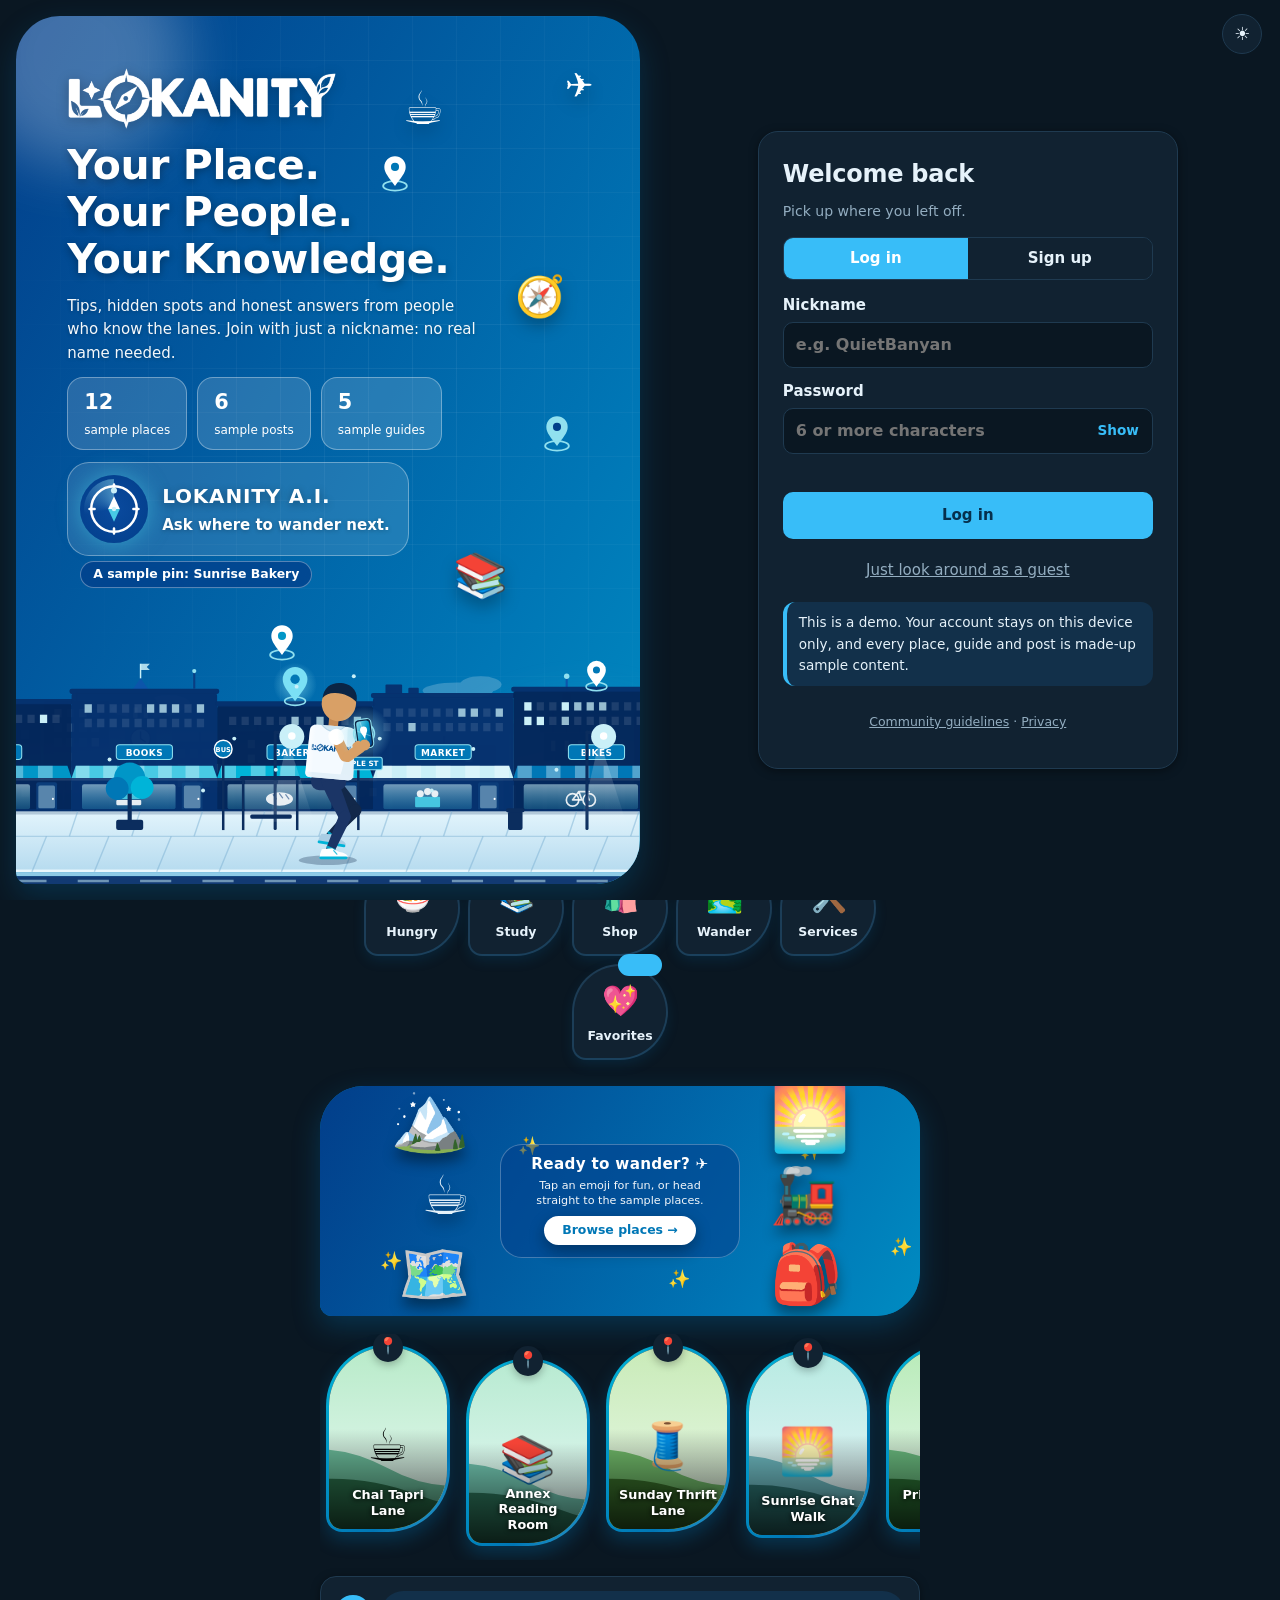
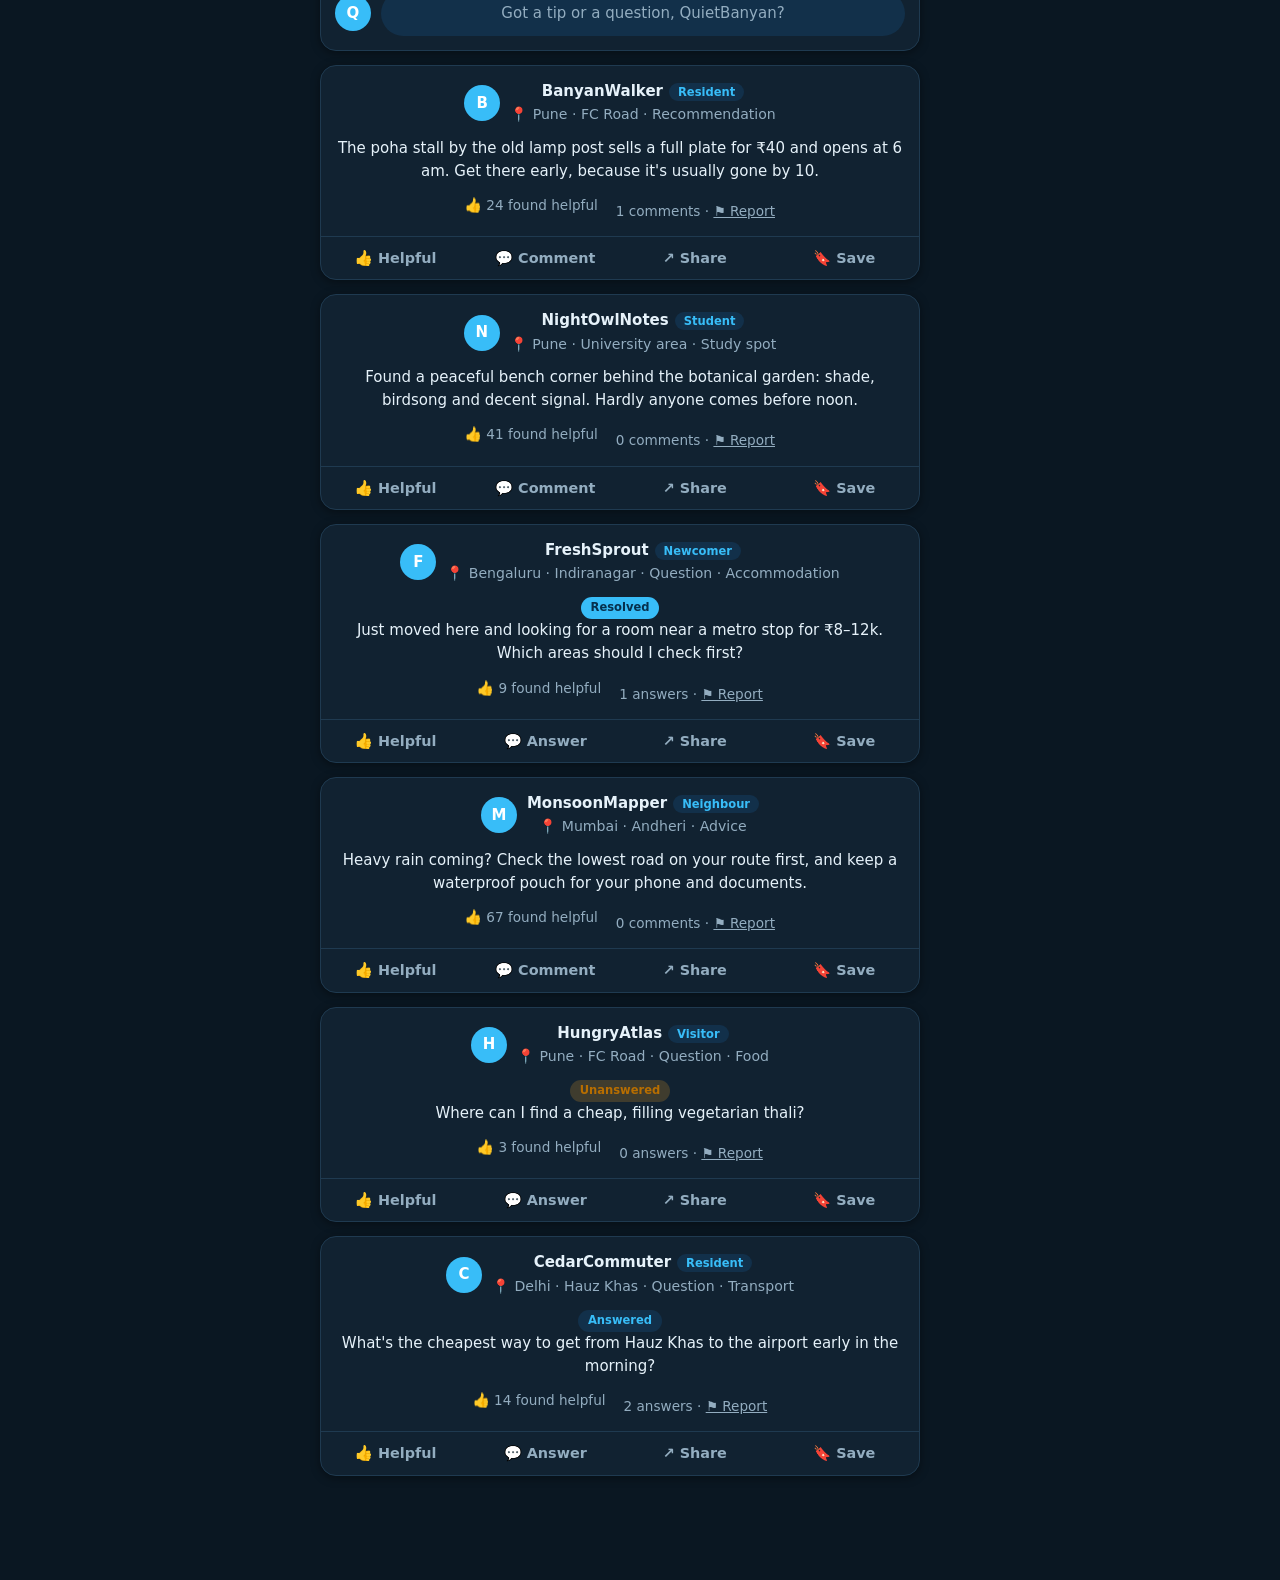
<file: index.html>
<!doctype html><html lang="en" data-theme="dark" data-page="feed"><head><meta charset="utf-8"><meta name="color-scheme" content="dark light"><meta name="theme-color" content="#0a1722"><meta name="viewport" content="width=device-width,initial-scale=1,viewport-fit=cover"><title>LOKANITY — Your Place. Your People. Your Knowledge.</title>
<script>(function(){var d=document.documentElement,t="dark";try{t=localStorage.getItem("lk-theme")||"dark";if(localStorage.getItem("lk-session"))d.classList.add("lk-in");if(sessionStorage.getItem("lk-nav"))d.classList.add("lk-nosp")}catch(e){}d.setAttribute("data-theme",t)})()</script>
<link rel="stylesheet" href="style.css"></head><body>
<div class="lk-sp" id="lk-sp" role="img" aria-label="LOKANITY is loading"><div class="sp-stage"><div class="sp-ring"></div><div class="sp-ring b"></div><div class="sp-logo"></div><div class="sp-shine"></div></div><div class="sp-bar"><i></i></div></div>
<div class="lk-login" id="lk-login" role="dialog" aria-modal="true" aria-labelledby="lg-t">
<section class="lg-hero"><div class="lg-grid" aria-hidden="true"></div><svg class="lg-pinbg" style="left:58%;top:16%" viewBox="-14 -26 28 32" aria-hidden="true" focusable="false"><ellipse class="lk-ring" rx="10" ry="4"/><g class="lk-pin"><path d="M0 0C-5-7-9-11-9-16a9 9 0 0 1 18 0c0 5-4 9-9 16z" fill="#fff"/><circle cy="-16" r="3.4" fill="#0077b6"/></g></svg><svg class="lg-pinbg" style="left:84%;top:46%;animation-delay:-.8s" viewBox="-14 -26 28 32" aria-hidden="true" focusable="false"><ellipse class="lk-ring" rx="10" ry="4" style="animation-delay:-1s"/><g class="lk-pin" style="animation-delay:-1s"><path d="M0 0C-5-7-9-11-9-16a9 9 0 0 1 18 0c0 5-4 9-9 16z" fill="#90e0ef"/><circle cy="-16" r="3.4" fill="#023e8a"/></g></svg><svg class="lg-pinbg hm" style="left:40%;top:70%" viewBox="-14 -26 28 32" aria-hidden="true" focusable="false"><ellipse class="lk-ring" rx="10" ry="4" style="animation-delay:-1.6s"/><g class="lk-pin" style="animation-delay:-.4s"><path d="M0 0C-5-7-9-11-9-16a9 9 0 0 1 18 0c0 5-4 9-9 16z" fill="#fff"/><circle cy="-16" r="3.4" fill="#0096c7"/></g></svg><i class="lg-pt" aria-hidden="true" style="left:12%;--d:0s;--t:7s"></i><i class="lg-pt hm" aria-hidden="true" style="left:28%;--d:-2s;--t:8s"></i><i class="lg-pt" aria-hidden="true" style="left:46%;--d:-4s;--t:6.5s"></i><i class="lg-pt hm" aria-hidden="true" style="left:63%;--d:-1s;--t:9s"></i><i class="lg-pt" aria-hidden="true" style="left:77%;--d:-5s;--t:7.5s"></i><i class="lg-pt hm" aria-hidden="true" style="left:90%;--d:-3s;--t:8.5s"></i><i class="lg-pt" aria-hidden="true" style="left:35%;--d:-6s;--t:7s"></i><i class="lg-pt hm" aria-hidden="true" style="left:55%;--d:-2.5s;--t:9.5s"></i><span class="lg-fe" style="left:62%;top:8%;--s:46px">☕</span><span class="lg-fe" style="left:80%;top:30%;--s:40px;--t:7s;--dl:-2s">🧭</span><span class="lg-fe hm" style="left:70%;top:62%;--s:44px;--t:5.5s;--dl:-1s">📚</span><span class="lg-fe" style="left:86%;top:84%;--s:38px;--t:6.5s;--dl:-3s">📍</span><span class="lg-fe hm" style="left:48%;top:88%;--s:36px;--t:8s;--dl:-4s">🎒</span><span class="lg-fe" style="left:88%;top:6%;--s:34px;--t:7.5s;--dl:-5s">✈️</span>
<div class="lg-mark" role="img" aria-label="LOKANITY"></div>
<h1>Your Place. <br>Your People. <br>Your Knowledge.</h1>
<p>Tips, hidden spots and honest answers from people who know the lanes. Join with just a nickname: no real name needed.</p>
<div class="lg-stats"><div><b id="lg-n1">0</b><small>sample places</small></div><div><b id="lg-n2">0</b><small>sample posts</small></div><div><b id="lg-n3">0</b><small>sample guides</small></div></div>
<div class="lg-cities" id="lg-cities"></div><div class="lg-ai"><div class="lg-ai-em" aria-hidden="true"><svg class="lk-emb" viewBox="0 0 64 64" aria-hidden="true" focusable="false"><circle class="lk-r" cx="32" cy="32" r="27" fill="none" stroke-width="3"/><path class="lk-r" d="M32 3v6M32 55v6M3 32h6M55 32h6" stroke-width="3" stroke-linecap="round" fill="none"/><g class="lk-orb"><circle class="lk-dt" cx="32" cy="10" r="3.6"/></g><g class="lk-nd"><path class="lk-n1" d="M32 17L39 32H25z"/><path class="lk-n2" d="M32 47L39 32H25z"/><circle class="lk-dt" cx="32" cy="32" r="2.6"/></g></svg><i class="lg-ai-wave"></i></div><div class="lg-ai-tx"><strong class="lg-ai-title">LOKANITY A.I.</strong><span class="lg-ai-tag">Ask where to wander next.</span><span class="lg-ai-st" aria-hidden="true"><i>Peeking down nearby lanes…</i><i>A sample pin just dropped</i><i>A neighbour's tip, just in</i></span></div><span class="lg-disc" aria-hidden="true"></span></div><div class="lg-scene" aria-hidden="true"><div class="lk-scene" data-lk-scene></div></div></section>
<section class="lg-side"><button class="lg-tg" id="lg-tg" type="button" aria-label="Switch between light and dark mode">🌙</button>
<div class="c lg-card"><h2 id="lg-t">Welcome back</h2><p class="mut" id="lg-sub" style="margin:-6px 0 0">Pick up where you left off.</p>
<div class="seg" role="group" aria-label="Choose log in or sign up"><button type="button" data-m="in" class="on" aria-pressed="true">Log in</button><button type="button" data-m="up" aria-pressed="false">Sign up</button></div>
<form id="lg-f" novalidate><label>Nickname<input id="lg-n" autocomplete="username" maxlength="20" placeholder="e.g. QuietBanyan" title="3 to 20 letters, numbers or underscores" required></label>
<label>Password<span class="lg-pw"><input id="lg-p" type="password" autocomplete="current-password" placeholder="6 or more characters" required><button type="button" id="lg-eye" aria-label="Show password">Show</button></span></label>
<label data-su hidden>Your home city (optional)<select id="lg-c"><option value="">Not sure yet</option></select></label>
<div class="err" id="lg-e" role="alert"></div><button class="btn" id="lg-go" type="submit">Log in</button></form>
<button class="lnk" id="lg-guest" type="button" title="Browse without an account. You can sign up later.">Just look around as a guest</button>
<div class="demo">This is a demo. Your account stays on this device only, and every place, guide and post is made-up sample content.</div>
<p class="lg-links"><a href="#" data-info="g">Community guidelines</a> · <a href="#" data-info="p">Privacy</a></p></div></section></div>
<header class="top"><a class="logo" href="#" data-v="feed" aria-label="LOKANITY home"><b class="logo-img" role="img" aria-label="LOKANITY"></b></a><input id="q" placeholder="Search places, tips and guides…" aria-label="Search places, posts and guides" title="Type a word to filter everything you see"><span class="sp"></span>
<nav class="tabs" id="tabs"></nav><nav class="cities" id="cb" aria-label="Choose a city"></nav><button class="qk-hb" id="qk-open" type="button" data-qk-open aria-haspopup="dialog" title="Open your LOKAQUEST passport: challenges, badges and XP"><i aria-hidden="true">🧭</i><span>LOKAQUEST</span><b id="qk-hl">Lv 1</b></button><button class="tg" id="tg" role="switch" aria-label="Switch between light and dark mode" aria-checked="false" title="Switch between light and dark mode"><i class="a">🌙</i><i class="b">☀️</i><span id="tgi">☀️</span></button><button class="av" id="me" aria-label="Your profile and settings" title="Your profile and settings"></button></header>
<main class="app"><aside class="side l"><div class="c"><button class="nl" data-prof style="padding:4px"><span class="av s" id="me2"></span><span id="nm"></span></button><p class="mut" style="margin:6px 4px">You appear as a nickname only.</p></div><div class="c" id="sn"></div><div class="c qk-side" id="qk-side"><div class="qk-sh"><i aria-hidden="true">🧭</i><div><b>LOKAQUEST</b><small>Your Digital Explorer Passport</small></div></div><div class="qk-mini"><span class="qk-lvt">Lv 1 · Newcomer</span><span class="qk-xt">0 XP</span></div><div class="qk-bar"><i></i></div><button class="btn" type="button" data-qk-open title="See your stamps, badges and challenges">Open passport</button></div><p class="ft">Your Place. Your People. Your Knowledge.<br><a href="#" data-info="g">Community guidelines</a> · <a href="#" data-info="p">Privacy</a></p></aside>
<div>
<div class="v on" id="v-feed"><div class="c"><div class="st" id="stories"></div></div><div class="c comp" style="margin:14px 0"><span class="av s" id="me3"></span><button class="fake" data-new id="fk">Got a tip or a question?</button></div><div id="fl"></div></div></div>
<aside class="side r"><div class="c"><h3>Waiting for an answer</h3><div id="un"></div></div><div class="c"><h3>Guides to start with</h3><div id="pgd"></div></div><div class="c"><h3>Share without oversharing</h3><p class="mut">Mention the area, never your door number. This demo doesn't store your location.</p></div></aside></main>
<nav class="bn tabs" id="bn"></nav><div id="toast" role="status"></div>


<svg width="0" height="0" style="position:absolute" aria-hidden="true" focusable="false"><defs><linearGradient id="lkScr" x1="0" y1="0" x2="1" y2="1"><stop offset="0" stop-color="#90e0ef"/><stop offset=".55" stop-color="#0096c7"/><stop offset="1" stop-color="#023e8a"/></linearGradient><radialGradient id="lkGlow"><stop offset="0" stop-color="#90e0ef" stop-opacity=".6"/><stop offset="1" stop-color="#90e0ef" stop-opacity="0"/></radialGradient><linearGradient id="lkShn" x1="0" y1="0" x2="1" y2="0"><stop offset="0" stop-color="#fff" stop-opacity="0"/><stop offset=".5" stop-color="#fff" stop-opacity=".9"/><stop offset="1" stop-color="#fff" stop-opacity="0"/></linearGradient><clipPath id="lkTee"><path d="M-22 -46Q-22 -52 -14 -52H14Q22 -52 22 -46L23 -6Q23 -1 18 -1H-18Q-23 -1 -23 -6Z"/></clipPath><linearGradient id="lkHaze" x1="0" y1="0" x2="0" y2="1"><stop offset="0" stop-color="#fff" stop-opacity="0"/><stop offset=".65" stop-color="#caf0f8" stop-opacity=".26"/><stop offset="1" stop-color="#90e0ef" stop-opacity=".05"/></linearGradient><linearGradient id="lkWalk" x1="0" y1="0" x2="0" y2="1"><stop offset="0" stop-color="#e2f4fc"/><stop offset="1" stop-color="#b6dbef"/></linearGradient><linearGradient id="lkCone" x1="0" y1="0" x2="0" y2="1"><stop offset="0" stop-color="#fff" stop-opacity=".26"/><stop offset="1" stop-color="#fff" stop-opacity="0"/></linearGradient><linearGradient id="lkGl" x1="0" y1="0" x2="0" y2="1"><stop offset="0" stop-color="#caf0f8" stop-opacity=".55"/><stop offset="1" stop-color="#48cae4" stop-opacity=".22"/></linearGradient></defs></svg>
<div class="lkai" id="lkai" hidden><div class="lkai-bd" data-ai-close></div>
<section class="lkai-pn" role="dialog" aria-modal="true" aria-labelledby="lkai-t" aria-describedby="lkai-demo">
<header class="lkai-hd"><span class="ai-ic big"><svg class="lk-emb" viewBox="0 0 64 64" aria-hidden="true" focusable="false"><circle class="lk-r" cx="32" cy="32" r="27" fill="none" stroke-width="3"/><path class="lk-r" d="M32 3v6M32 55v6M3 32h6M55 32h6" stroke-width="3" stroke-linecap="round" fill="none"/><g class="lk-orb"><circle class="lk-dt" cx="32" cy="10" r="3.6"/></g><g class="lk-nd"><path class="lk-n1" d="M32 17L39 32H25z"/><path class="lk-n2" d="M32 47L39 32H25z"/><circle class="lk-dt" cx="32" cy="32" r="2.6"/></g></svg></span><div class="lkai-ti"><h2 id="lkai-t">LOKANITY A.I.</h2><p>Your friendly guide to what's nearby.</p></div>
<span class="lkai-badge" title="Replies are pre-written examples">Demo</span><button class="lkai-ib" type="button" id="lkai-new" aria-label="Start a new chat" title="Start over">↺</button><button class="lkai-ib lkai-x" type="button" data-ai-close aria-label="Close LOKANITY A.I.">✕</button></header>
<p class="lkai-note" id="lkai-demo"><b>Demo mode.</b> These replies are pre-written examples drawn from the app's sample content. No live AI is connected, and nothing here is verified.</p>
<div class="lkai-log" id="lkai-log" role="log" aria-live="polite" aria-label="Conversation" tabindex="0">
<div class="lkai-empty" id="lkai-empty"><div class="lkai-ban" aria-hidden="true"><div class="lk-scene" data-lk-scene data-lazy></div></div>
<h3>Hi, I'm LOKANITY A.I.</h3><p>Ask me where to wander, what to try, or who to ask. Tap a prompt below to see how a reply looks. It's a demo, so the answers are examples.</p><div class="lkai-pr"><button type="button" data-ai-prompt="What's worth a visit nearby?"><span aria-hidden="true">📍</span><span>What's worth a visit nearby?</span></button><button type="button" data-ai-prompt="Which tips did neighbours find most helpful?"><span aria-hidden="true">🛡️</span><span>Which tips did neighbours find most helpful?</span></button><button type="button" data-ai-prompt="What are neighbours asking right now?"><span aria-hidden="true">🤝</span><span>What are neighbours asking right now?</span></button><button type="button" data-ai-prompt="Plan an easy first day in this city."><span aria-hidden="true">🧭</span><span>Plan an easy first day in this city.</span></button></div></div></div>
<form class="lkai-f" id="lkai-f" autocomplete="off"><label class="lkai-sr" for="lkai-in">Message LOKANITY A.I.</label><input id="lkai-in" maxlength="200" placeholder="Ask about a place, a tip or a plan…"><button class="btn" type="submit" id="lkai-go">Send</button></form>
</section></div>


<script src="script.js"></script>
</body></html>
</file>
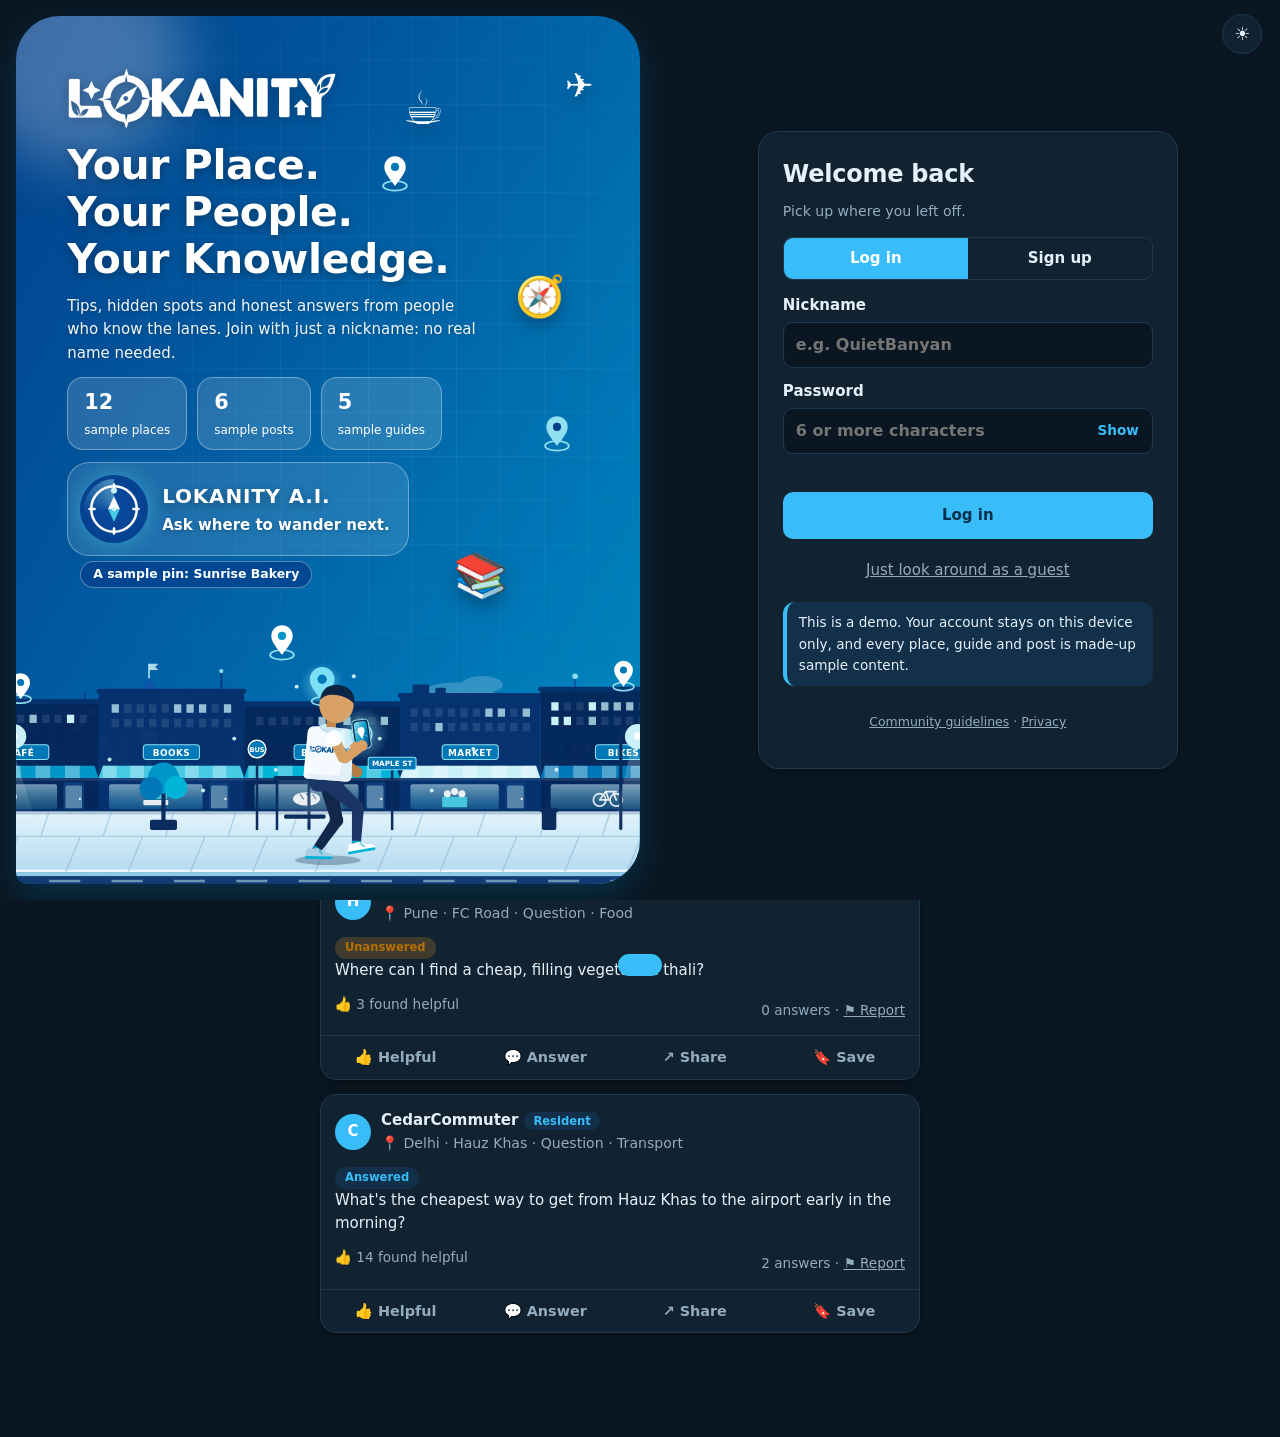
<file: ask.html>
<!doctype html><html lang="en" data-theme="dark" data-page="ask"><head><meta charset="utf-8"><meta name="color-scheme" content="dark light"><meta name="theme-color" content="#0a1722"><meta name="viewport" content="width=device-width,initial-scale=1,viewport-fit=cover"><title>LOKANITY — Your Place. Your People. Your Knowledge.</title>
<script>(function(){var d=document.documentElement,t="dark";try{t=localStorage.getItem("lk-theme")||"dark";if(localStorage.getItem("lk-session"))d.classList.add("lk-in");if(sessionStorage.getItem("lk-nav"))d.classList.add("lk-nosp")}catch(e){}d.setAttribute("data-theme",t)})()</script>
<link rel="stylesheet" href="style.css"></head><body>
<div class="lk-sp" id="lk-sp" role="img" aria-label="LOKANITY is loading"><div class="sp-stage"><div class="sp-ring"></div><div class="sp-ring b"></div><div class="sp-logo"></div><div class="sp-shine"></div></div><div class="sp-bar"><i></i></div></div>
<div class="lk-login" id="lk-login" role="dialog" aria-modal="true" aria-labelledby="lg-t">
<section class="lg-hero"><div class="lg-grid" aria-hidden="true"></div><svg class="lg-pinbg" style="left:58%;top:16%" viewBox="-14 -26 28 32" aria-hidden="true" focusable="false"><ellipse class="lk-ring" rx="10" ry="4"/><g class="lk-pin"><path d="M0 0C-5-7-9-11-9-16a9 9 0 0 1 18 0c0 5-4 9-9 16z" fill="#fff"/><circle cy="-16" r="3.4" fill="#0077b6"/></g></svg><svg class="lg-pinbg" style="left:84%;top:46%;animation-delay:-.8s" viewBox="-14 -26 28 32" aria-hidden="true" focusable="false"><ellipse class="lk-ring" rx="10" ry="4" style="animation-delay:-1s"/><g class="lk-pin" style="animation-delay:-1s"><path d="M0 0C-5-7-9-11-9-16a9 9 0 0 1 18 0c0 5-4 9-9 16z" fill="#90e0ef"/><circle cy="-16" r="3.4" fill="#023e8a"/></g></svg><svg class="lg-pinbg hm" style="left:40%;top:70%" viewBox="-14 -26 28 32" aria-hidden="true" focusable="false"><ellipse class="lk-ring" rx="10" ry="4" style="animation-delay:-1.6s"/><g class="lk-pin" style="animation-delay:-.4s"><path d="M0 0C-5-7-9-11-9-16a9 9 0 0 1 18 0c0 5-4 9-9 16z" fill="#fff"/><circle cy="-16" r="3.4" fill="#0096c7"/></g></svg><i class="lg-pt" aria-hidden="true" style="left:12%;--d:0s;--t:7s"></i><i class="lg-pt hm" aria-hidden="true" style="left:28%;--d:-2s;--t:8s"></i><i class="lg-pt" aria-hidden="true" style="left:46%;--d:-4s;--t:6.5s"></i><i class="lg-pt hm" aria-hidden="true" style="left:63%;--d:-1s;--t:9s"></i><i class="lg-pt" aria-hidden="true" style="left:77%;--d:-5s;--t:7.5s"></i><i class="lg-pt hm" aria-hidden="true" style="left:90%;--d:-3s;--t:8.5s"></i><i class="lg-pt" aria-hidden="true" style="left:35%;--d:-6s;--t:7s"></i><i class="lg-pt hm" aria-hidden="true" style="left:55%;--d:-2.5s;--t:9.5s"></i><span class="lg-fe" style="left:62%;top:8%;--s:46px">☕</span><span class="lg-fe" style="left:80%;top:30%;--s:40px;--t:7s;--dl:-2s">🧭</span><span class="lg-fe hm" style="left:70%;top:62%;--s:44px;--t:5.5s;--dl:-1s">📚</span><span class="lg-fe" style="left:86%;top:84%;--s:38px;--t:6.5s;--dl:-3s">📍</span><span class="lg-fe hm" style="left:48%;top:88%;--s:36px;--t:8s;--dl:-4s">🎒</span><span class="lg-fe" style="left:88%;top:6%;--s:34px;--t:7.5s;--dl:-5s">✈️</span>
<div class="lg-mark" role="img" aria-label="LOKANITY"></div>
<h1>Your Place. <br>Your People. <br>Your Knowledge.</h1>
<p>Tips, hidden spots and honest answers from people who know the lanes. Join with just a nickname: no real name needed.</p>
<div class="lg-stats"><div><b id="lg-n1">0</b><small>sample places</small></div><div><b id="lg-n2">0</b><small>sample posts</small></div><div><b id="lg-n3">0</b><small>sample guides</small></div></div>
<div class="lg-cities" id="lg-cities"></div><div class="lg-ai"><div class="lg-ai-em" aria-hidden="true"><svg class="lk-emb" viewBox="0 0 64 64" aria-hidden="true" focusable="false"><circle class="lk-r" cx="32" cy="32" r="27" fill="none" stroke-width="3"/><path class="lk-r" d="M32 3v6M32 55v6M3 32h6M55 32h6" stroke-width="3" stroke-linecap="round" fill="none"/><g class="lk-orb"><circle class="lk-dt" cx="32" cy="10" r="3.6"/></g><g class="lk-nd"><path class="lk-n1" d="M32 17L39 32H25z"/><path class="lk-n2" d="M32 47L39 32H25z"/><circle class="lk-dt" cx="32" cy="32" r="2.6"/></g></svg><i class="lg-ai-wave"></i></div><div class="lg-ai-tx"><strong class="lg-ai-title">LOKANITY A.I.</strong><span class="lg-ai-tag">Ask where to wander next.</span><span class="lg-ai-st" aria-hidden="true"><i>Peeking down nearby lanes…</i><i>A sample pin just dropped</i><i>A neighbour's tip, just in</i></span></div><span class="lg-disc" aria-hidden="true"></span></div><div class="lg-scene" aria-hidden="true"><div class="lk-scene" data-lk-scene></div></div></section>
<section class="lg-side"><button class="lg-tg" id="lg-tg" type="button" aria-label="Switch between light and dark mode">🌙</button>
<div class="c lg-card"><h2 id="lg-t">Welcome back</h2><p class="mut" id="lg-sub" style="margin:-6px 0 0">Pick up where you left off.</p>
<div class="seg" role="group" aria-label="Choose log in or sign up"><button type="button" data-m="in" class="on" aria-pressed="true">Log in</button><button type="button" data-m="up" aria-pressed="false">Sign up</button></div>
<form id="lg-f" novalidate><label>Nickname<input id="lg-n" autocomplete="username" maxlength="20" placeholder="e.g. QuietBanyan" title="3 to 20 letters, numbers or underscores" required></label>
<label>Password<span class="lg-pw"><input id="lg-p" type="password" autocomplete="current-password" placeholder="6 or more characters" required><button type="button" id="lg-eye" aria-label="Show password">Show</button></span></label>
<label data-su hidden>Your home city (optional)<select id="lg-c"><option value="">Not sure yet</option></select></label>
<div class="err" id="lg-e" role="alert"></div><button class="btn" id="lg-go" type="submit">Log in</button></form>
<button class="lnk" id="lg-guest" type="button" title="Browse without an account. You can sign up later.">Just look around as a guest</button>
<div class="demo">This is a demo. Your account stays on this device only, and every place, guide and post is made-up sample content.</div>
<p class="lg-links"><a href="#" data-info="g">Community guidelines</a> · <a href="#" data-info="p">Privacy</a></p></div></section></div>
<header class="top"><a class="logo" href="#" data-v="feed" aria-label="LOKANITY home"><b class="logo-img" role="img" aria-label="LOKANITY"></b></a><input id="q" placeholder="Search places, tips and guides…" aria-label="Search places, posts and guides" title="Type a word to filter everything you see"><span class="sp"></span>
<nav class="tabs" id="tabs"></nav><nav class="cities" id="cb" aria-label="Choose a city"></nav><button class="qk-hb" id="qk-open" type="button" data-qk-open aria-haspopup="dialog" title="Open your LOKAQUEST passport: challenges, badges and XP"><i aria-hidden="true">🧭</i><span>LOKAQUEST</span><b id="qk-hl">Lv 1</b></button><button class="tg" id="tg" role="switch" aria-label="Switch between light and dark mode" aria-checked="false" title="Switch between light and dark mode"><i class="a">🌙</i><i class="b">☀️</i><span id="tgi">☀️</span></button><button class="av" id="me" aria-label="Your profile and settings" title="Your profile and settings"></button></header>
<main class="app"><aside class="side l"><div class="c"><button class="nl" data-prof style="padding:4px"><span class="av s" id="me2"></span><span id="nm"></span></button><p class="mut" style="margin:6px 4px">You appear as a nickname only.</p></div><div class="c" id="sn"></div><div class="c qk-side" id="qk-side"><div class="qk-sh"><i aria-hidden="true">🧭</i><div><b>LOKAQUEST</b><small>Your Digital Explorer Passport</small></div></div><div class="qk-mini"><span class="qk-lvt">Lv 1 · Newcomer</span><span class="qk-xt">0 XP</span></div><div class="qk-bar"><i></i></div><button class="btn" type="button" data-qk-open title="See your stamps, badges and challenges">Open passport</button></div><p class="ft">Your Place. Your People. Your Knowledge.<br><a href="#" data-info="g">Community guidelines</a> · <a href="#" data-info="p">Privacy</a></p></aside>
<div>
<div class="v on" id="v-ask"><h2>Ask the neighbourhood</h2><p class="mut" style="margin:0 0 4px">Questions from newcomers and long-time locals. Know the answer? Jump in.</p><div class="c comp" style="margin:10px 0"><span class="av s" id="me4"></span><button class="fake" data-new="Question">Ask something about your area…</button></div><div class="chips" id="qch"></div><div id="ql"></div></div></div>
<aside class="side r"><div class="c"><h3>Waiting for an answer</h3><div id="un"></div></div><div class="c"><h3>Guides to start with</h3><div id="pgd"></div></div><div class="c"><h3>Share without oversharing</h3><p class="mut">Mention the area, never your door number. This demo doesn't store your location.</p></div></aside></main>
<nav class="bn tabs" id="bn"></nav><div id="toast" role="status"></div>


<svg width="0" height="0" style="position:absolute" aria-hidden="true" focusable="false"><defs><linearGradient id="lkScr" x1="0" y1="0" x2="1" y2="1"><stop offset="0" stop-color="#90e0ef"/><stop offset=".55" stop-color="#0096c7"/><stop offset="1" stop-color="#023e8a"/></linearGradient><radialGradient id="lkGlow"><stop offset="0" stop-color="#90e0ef" stop-opacity=".6"/><stop offset="1" stop-color="#90e0ef" stop-opacity="0"/></radialGradient><linearGradient id="lkShn" x1="0" y1="0" x2="1" y2="0"><stop offset="0" stop-color="#fff" stop-opacity="0"/><stop offset=".5" stop-color="#fff" stop-opacity=".9"/><stop offset="1" stop-color="#fff" stop-opacity="0"/></linearGradient><clipPath id="lkTee"><path d="M-22 -46Q-22 -52 -14 -52H14Q22 -52 22 -46L23 -6Q23 -1 18 -1H-18Q-23 -1 -23 -6Z"/></clipPath><linearGradient id="lkHaze" x1="0" y1="0" x2="0" y2="1"><stop offset="0" stop-color="#fff" stop-opacity="0"/><stop offset=".65" stop-color="#caf0f8" stop-opacity=".26"/><stop offset="1" stop-color="#90e0ef" stop-opacity=".05"/></linearGradient><linearGradient id="lkWalk" x1="0" y1="0" x2="0" y2="1"><stop offset="0" stop-color="#e2f4fc"/><stop offset="1" stop-color="#b6dbef"/></linearGradient><linearGradient id="lkCone" x1="0" y1="0" x2="0" y2="1"><stop offset="0" stop-color="#fff" stop-opacity=".26"/><stop offset="1" stop-color="#fff" stop-opacity="0"/></linearGradient><linearGradient id="lkGl" x1="0" y1="0" x2="0" y2="1"><stop offset="0" stop-color="#caf0f8" stop-opacity=".55"/><stop offset="1" stop-color="#48cae4" stop-opacity=".22"/></linearGradient></defs></svg>
<div class="lkai" id="lkai" hidden><div class="lkai-bd" data-ai-close></div>
<section class="lkai-pn" role="dialog" aria-modal="true" aria-labelledby="lkai-t" aria-describedby="lkai-demo">
<header class="lkai-hd"><span class="ai-ic big"><svg class="lk-emb" viewBox="0 0 64 64" aria-hidden="true" focusable="false"><circle class="lk-r" cx="32" cy="32" r="27" fill="none" stroke-width="3"/><path class="lk-r" d="M32 3v6M32 55v6M3 32h6M55 32h6" stroke-width="3" stroke-linecap="round" fill="none"/><g class="lk-orb"><circle class="lk-dt" cx="32" cy="10" r="3.6"/></g><g class="lk-nd"><path class="lk-n1" d="M32 17L39 32H25z"/><path class="lk-n2" d="M32 47L39 32H25z"/><circle class="lk-dt" cx="32" cy="32" r="2.6"/></g></svg></span><div class="lkai-ti"><h2 id="lkai-t">LOKANITY A.I.</h2><p>Your friendly guide to what's nearby.</p></div>
<span class="lkai-badge" title="Replies are pre-written examples">Demo</span><button class="lkai-ib" type="button" id="lkai-new" aria-label="Start a new chat" title="Start over">↺</button><button class="lkai-ib lkai-x" type="button" data-ai-close aria-label="Close LOKANITY A.I.">✕</button></header>
<p class="lkai-note" id="lkai-demo"><b>Demo mode.</b> These replies are pre-written examples drawn from the app's sample content. No live AI is connected, and nothing here is verified.</p>
<div class="lkai-log" id="lkai-log" role="log" aria-live="polite" aria-label="Conversation" tabindex="0">
<div class="lkai-empty" id="lkai-empty"><div class="lkai-ban" aria-hidden="true"><div class="lk-scene" data-lk-scene data-lazy></div></div>
<h3>Hi, I'm LOKANITY A.I.</h3><p>Ask me where to wander, what to try, or who to ask. Tap a prompt below to see how a reply looks. It's a demo, so the answers are examples.</p><div class="lkai-pr"><button type="button" data-ai-prompt="What's worth a visit nearby?"><span aria-hidden="true">📍</span><span>What's worth a visit nearby?</span></button><button type="button" data-ai-prompt="Which tips did neighbours find most helpful?"><span aria-hidden="true">🛡️</span><span>Which tips did neighbours find most helpful?</span></button><button type="button" data-ai-prompt="What are neighbours asking right now?"><span aria-hidden="true">🤝</span><span>What are neighbours asking right now?</span></button><button type="button" data-ai-prompt="Plan an easy first day in this city."><span aria-hidden="true">🧭</span><span>Plan an easy first day in this city.</span></button></div></div></div>
<form class="lkai-f" id="lkai-f" autocomplete="off"><label class="lkai-sr" for="lkai-in">Message LOKANITY A.I.</label><input id="lkai-in" maxlength="200" placeholder="Ask about a place, a tip or a plan…"><button class="btn" type="submit" id="lkai-go">Send</button></form>
</section></div>


<script src="script.js"></script>
</body></html>
</file>
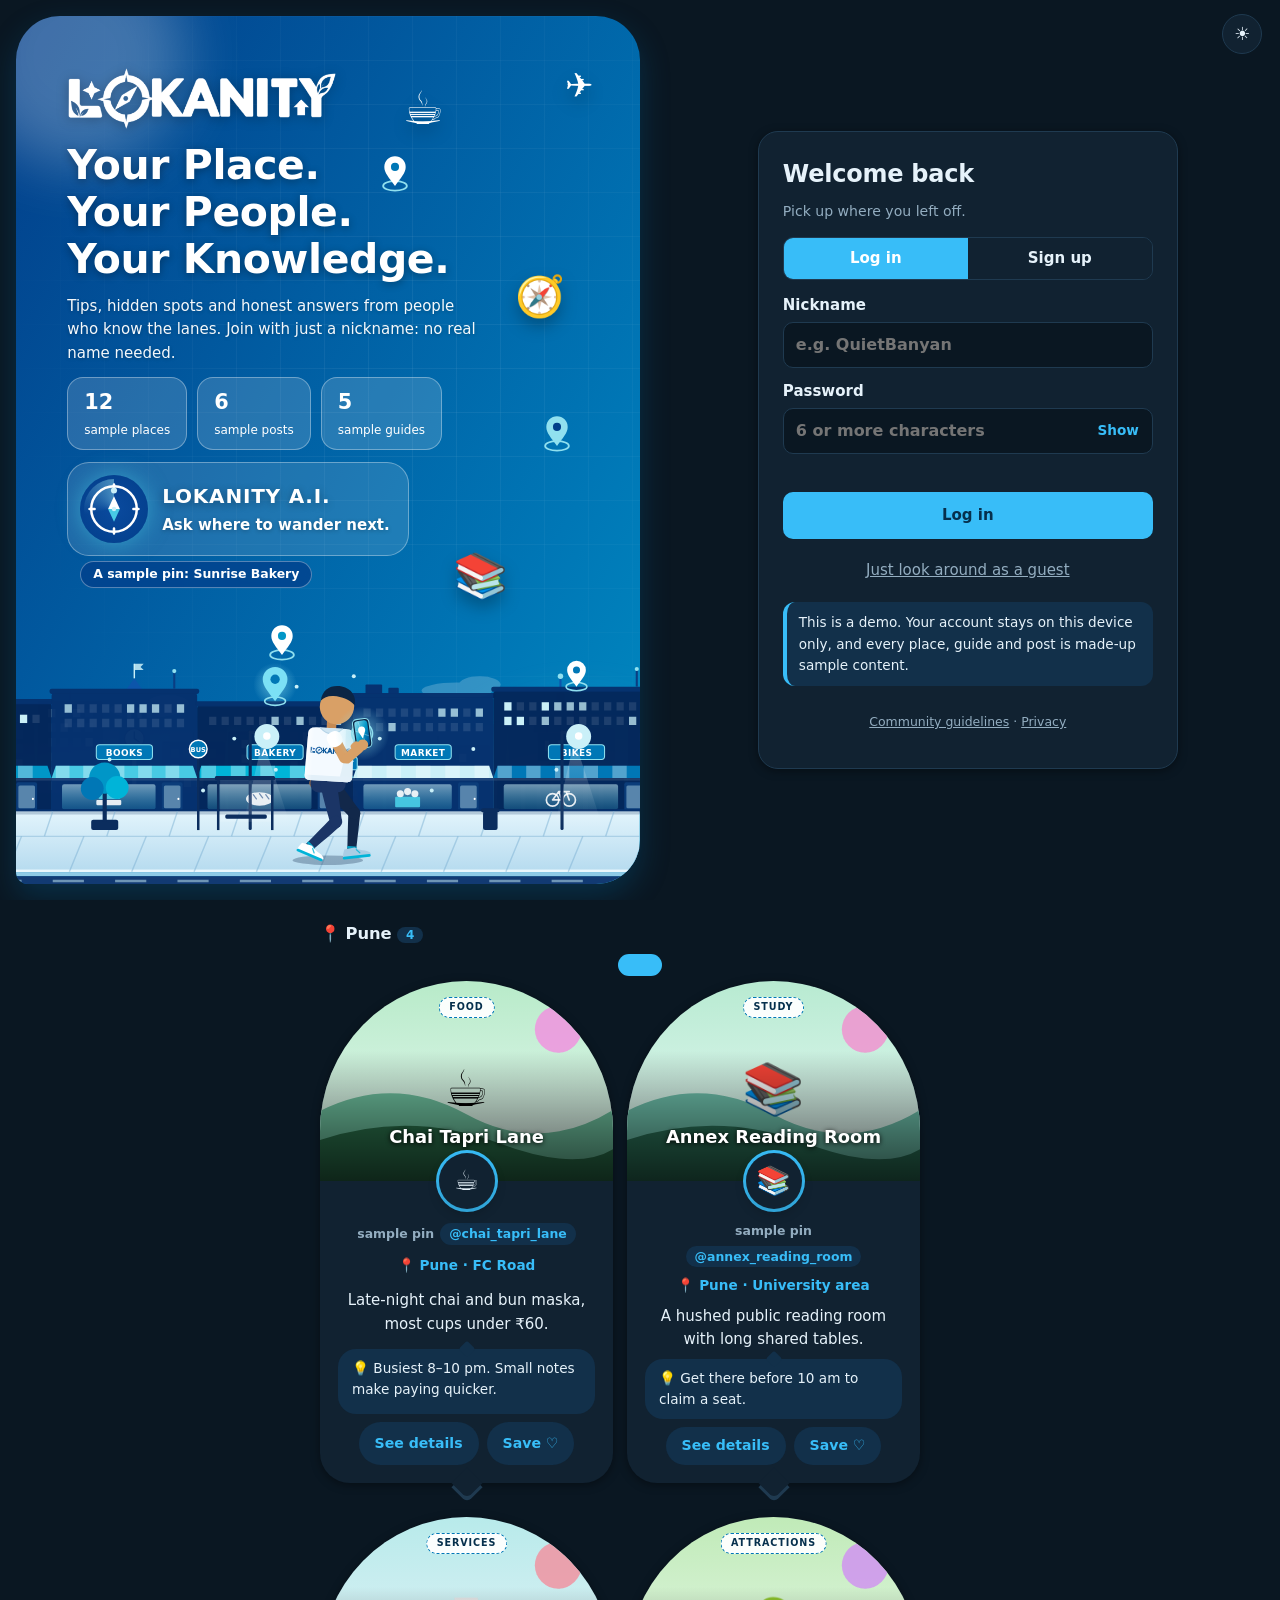
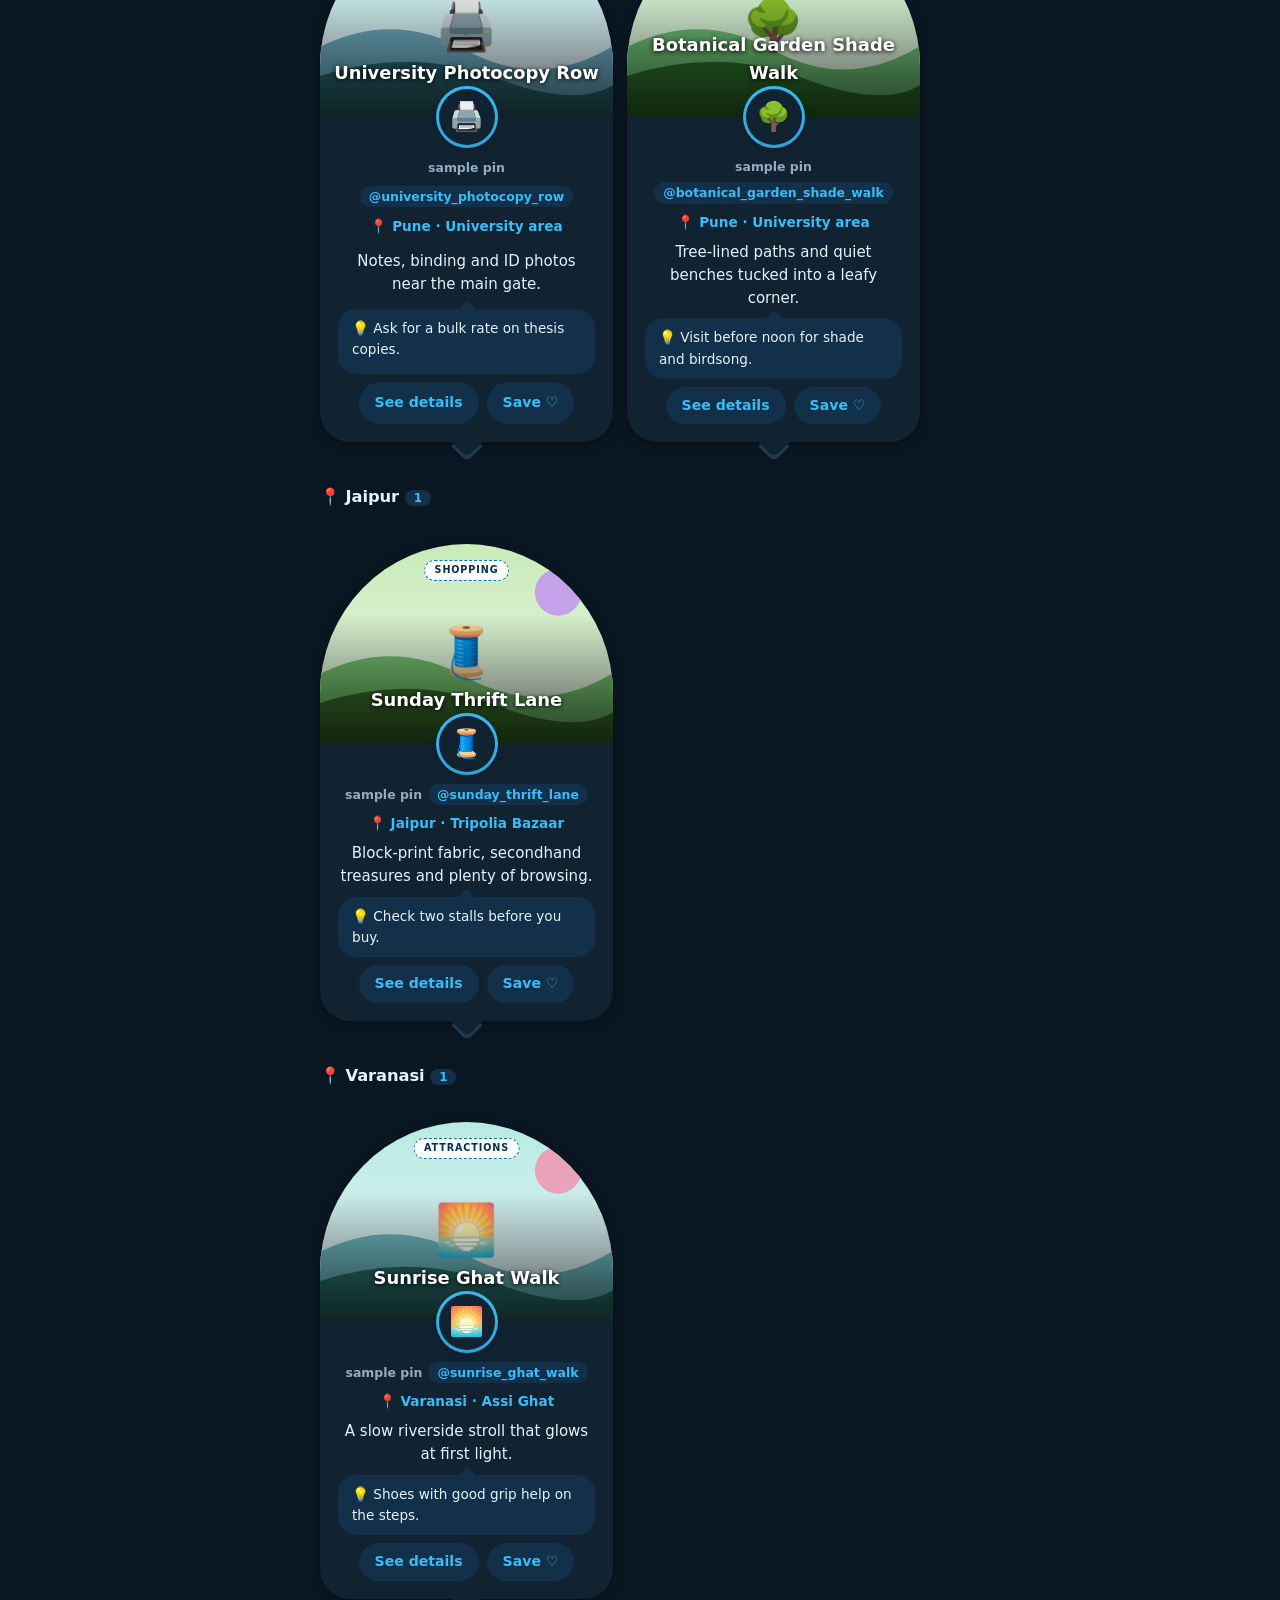
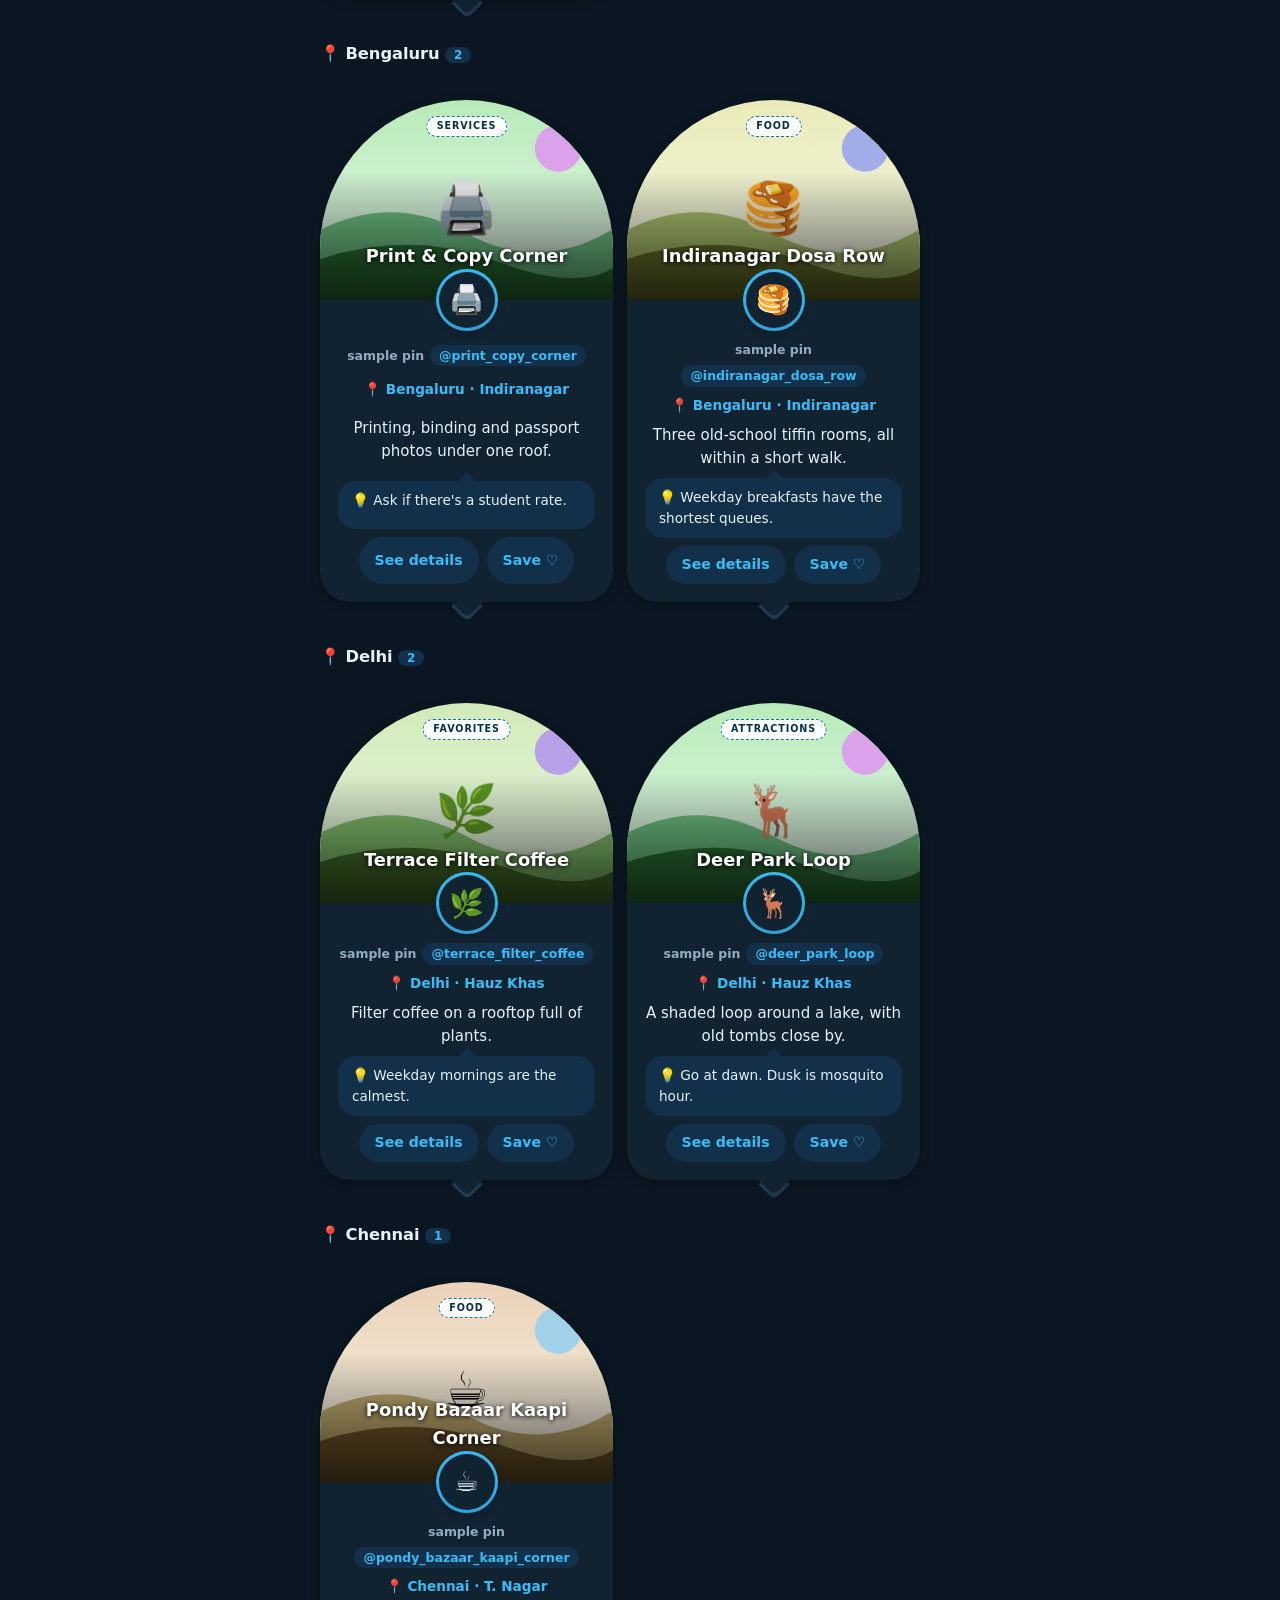
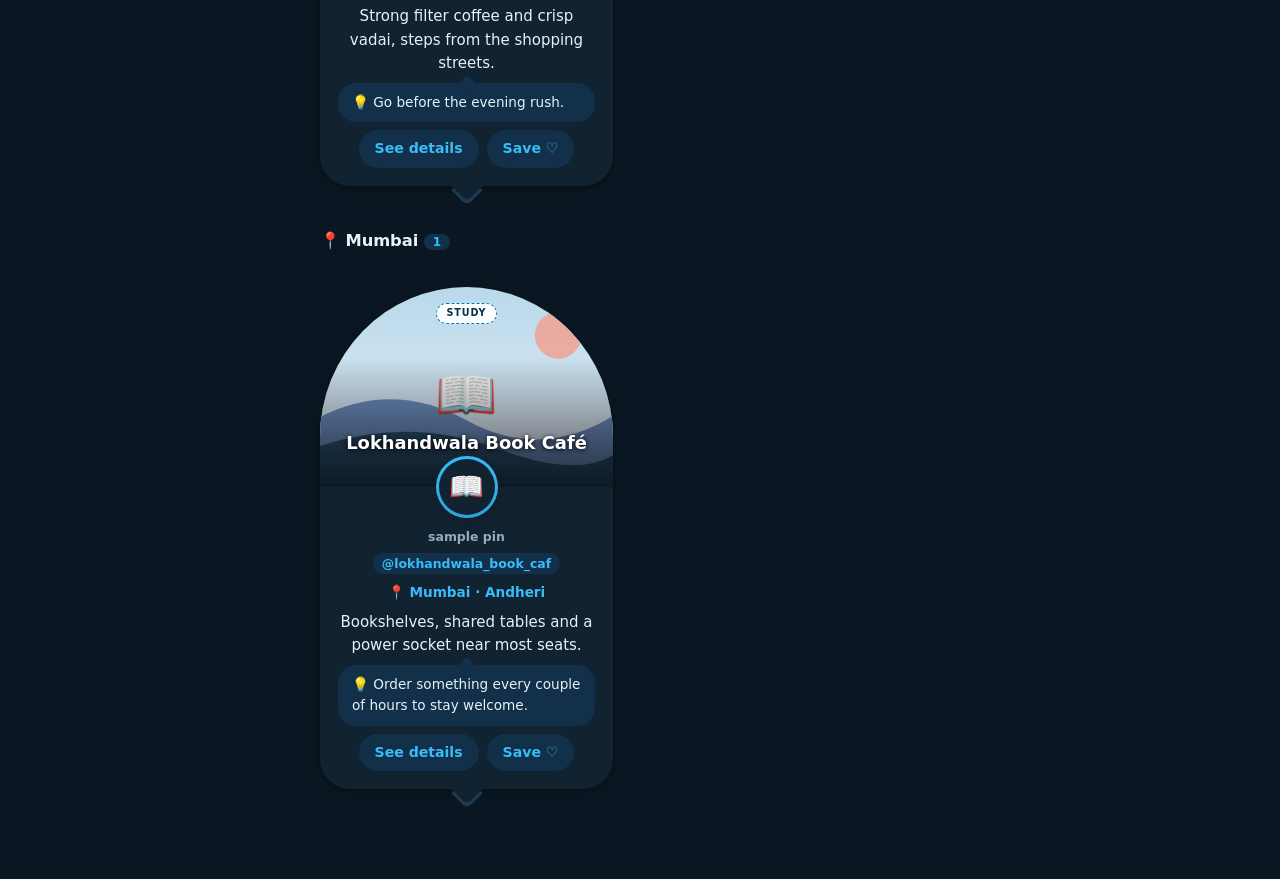
<file: explore.html>
<!doctype html><html lang="en" data-theme="dark" data-page="explore"><head><meta charset="utf-8"><meta name="color-scheme" content="dark light"><meta name="theme-color" content="#0a1722"><meta name="viewport" content="width=device-width,initial-scale=1,viewport-fit=cover"><title>LOKANITY — Your Place. Your People. Your Knowledge.</title>
<script>(function(){var d=document.documentElement,t="dark";try{t=localStorage.getItem("lk-theme")||"dark";if(localStorage.getItem("lk-session"))d.classList.add("lk-in");if(sessionStorage.getItem("lk-nav"))d.classList.add("lk-nosp")}catch(e){}d.setAttribute("data-theme",t)})()</script>
<link rel="stylesheet" href="style.css"></head><body>
<div class="lk-sp" id="lk-sp" role="img" aria-label="LOKANITY is loading"><div class="sp-stage"><div class="sp-ring"></div><div class="sp-ring b"></div><div class="sp-logo"></div><div class="sp-shine"></div></div><div class="sp-bar"><i></i></div></div>
<div class="lk-login" id="lk-login" role="dialog" aria-modal="true" aria-labelledby="lg-t">
<section class="lg-hero"><div class="lg-grid" aria-hidden="true"></div><svg class="lg-pinbg" style="left:58%;top:16%" viewBox="-14 -26 28 32" aria-hidden="true" focusable="false"><ellipse class="lk-ring" rx="10" ry="4"/><g class="lk-pin"><path d="M0 0C-5-7-9-11-9-16a9 9 0 0 1 18 0c0 5-4 9-9 16z" fill="#fff"/><circle cy="-16" r="3.4" fill="#0077b6"/></g></svg><svg class="lg-pinbg" style="left:84%;top:46%;animation-delay:-.8s" viewBox="-14 -26 28 32" aria-hidden="true" focusable="false"><ellipse class="lk-ring" rx="10" ry="4" style="animation-delay:-1s"/><g class="lk-pin" style="animation-delay:-1s"><path d="M0 0C-5-7-9-11-9-16a9 9 0 0 1 18 0c0 5-4 9-9 16z" fill="#90e0ef"/><circle cy="-16" r="3.4" fill="#023e8a"/></g></svg><svg class="lg-pinbg hm" style="left:40%;top:70%" viewBox="-14 -26 28 32" aria-hidden="true" focusable="false"><ellipse class="lk-ring" rx="10" ry="4" style="animation-delay:-1.6s"/><g class="lk-pin" style="animation-delay:-.4s"><path d="M0 0C-5-7-9-11-9-16a9 9 0 0 1 18 0c0 5-4 9-9 16z" fill="#fff"/><circle cy="-16" r="3.4" fill="#0096c7"/></g></svg><i class="lg-pt" aria-hidden="true" style="left:12%;--d:0s;--t:7s"></i><i class="lg-pt hm" aria-hidden="true" style="left:28%;--d:-2s;--t:8s"></i><i class="lg-pt" aria-hidden="true" style="left:46%;--d:-4s;--t:6.5s"></i><i class="lg-pt hm" aria-hidden="true" style="left:63%;--d:-1s;--t:9s"></i><i class="lg-pt" aria-hidden="true" style="left:77%;--d:-5s;--t:7.5s"></i><i class="lg-pt hm" aria-hidden="true" style="left:90%;--d:-3s;--t:8.5s"></i><i class="lg-pt" aria-hidden="true" style="left:35%;--d:-6s;--t:7s"></i><i class="lg-pt hm" aria-hidden="true" style="left:55%;--d:-2.5s;--t:9.5s"></i><span class="lg-fe" style="left:62%;top:8%;--s:46px">☕</span><span class="lg-fe" style="left:80%;top:30%;--s:40px;--t:7s;--dl:-2s">🧭</span><span class="lg-fe hm" style="left:70%;top:62%;--s:44px;--t:5.5s;--dl:-1s">📚</span><span class="lg-fe" style="left:86%;top:84%;--s:38px;--t:6.5s;--dl:-3s">📍</span><span class="lg-fe hm" style="left:48%;top:88%;--s:36px;--t:8s;--dl:-4s">🎒</span><span class="lg-fe" style="left:88%;top:6%;--s:34px;--t:7.5s;--dl:-5s">✈️</span>
<div class="lg-mark" role="img" aria-label="LOKANITY"></div>
<h1>Your Place. <br>Your People. <br>Your Knowledge.</h1>
<p>Tips, hidden spots and honest answers from people who know the lanes. Join with just a nickname: no real name needed.</p>
<div class="lg-stats"><div><b id="lg-n1">0</b><small>sample places</small></div><div><b id="lg-n2">0</b><small>sample posts</small></div><div><b id="lg-n3">0</b><small>sample guides</small></div></div>
<div class="lg-cities" id="lg-cities"></div><div class="lg-ai"><div class="lg-ai-em" aria-hidden="true"><svg class="lk-emb" viewBox="0 0 64 64" aria-hidden="true" focusable="false"><circle class="lk-r" cx="32" cy="32" r="27" fill="none" stroke-width="3"/><path class="lk-r" d="M32 3v6M32 55v6M3 32h6M55 32h6" stroke-width="3" stroke-linecap="round" fill="none"/><g class="lk-orb"><circle class="lk-dt" cx="32" cy="10" r="3.6"/></g><g class="lk-nd"><path class="lk-n1" d="M32 17L39 32H25z"/><path class="lk-n2" d="M32 47L39 32H25z"/><circle class="lk-dt" cx="32" cy="32" r="2.6"/></g></svg><i class="lg-ai-wave"></i></div><div class="lg-ai-tx"><strong class="lg-ai-title">LOKANITY A.I.</strong><span class="lg-ai-tag">Ask where to wander next.</span><span class="lg-ai-st" aria-hidden="true"><i>Peeking down nearby lanes…</i><i>A sample pin just dropped</i><i>A neighbour's tip, just in</i></span></div><span class="lg-disc" aria-hidden="true"></span></div><div class="lg-scene" aria-hidden="true"><div class="lk-scene" data-lk-scene></div></div></section>
<section class="lg-side"><button class="lg-tg" id="lg-tg" type="button" aria-label="Switch between light and dark mode">🌙</button>
<div class="c lg-card"><h2 id="lg-t">Welcome back</h2><p class="mut" id="lg-sub" style="margin:-6px 0 0">Pick up where you left off.</p>
<div class="seg" role="group" aria-label="Choose log in or sign up"><button type="button" data-m="in" class="on" aria-pressed="true">Log in</button><button type="button" data-m="up" aria-pressed="false">Sign up</button></div>
<form id="lg-f" novalidate><label>Nickname<input id="lg-n" autocomplete="username" maxlength="20" placeholder="e.g. QuietBanyan" title="3 to 20 letters, numbers or underscores" required></label>
<label>Password<span class="lg-pw"><input id="lg-p" type="password" autocomplete="current-password" placeholder="6 or more characters" required><button type="button" id="lg-eye" aria-label="Show password">Show</button></span></label>
<label data-su hidden>Your home city (optional)<select id="lg-c"><option value="">Not sure yet</option></select></label>
<div class="err" id="lg-e" role="alert"></div><button class="btn" id="lg-go" type="submit">Log in</button></form>
<button class="lnk" id="lg-guest" type="button" title="Browse without an account. You can sign up later.">Just look around as a guest</button>
<div class="demo">This is a demo. Your account stays on this device only, and every place, guide and post is made-up sample content.</div>
<p class="lg-links"><a href="#" data-info="g">Community guidelines</a> · <a href="#" data-info="p">Privacy</a></p></div></section></div>
<header class="top"><a class="logo" href="#" data-v="feed" aria-label="LOKANITY home"><b class="logo-img" role="img" aria-label="LOKANITY"></b></a><input id="q" placeholder="Search places, tips and guides…" aria-label="Search places, posts and guides" title="Type a word to filter everything you see"><span class="sp"></span>
<nav class="tabs" id="tabs"></nav><nav class="cities" id="cb" aria-label="Choose a city"></nav><button class="qk-hb" id="qk-open" type="button" data-qk-open aria-haspopup="dialog" title="Open your LOKAQUEST passport: challenges, badges and XP"><i aria-hidden="true">🧭</i><span>LOKAQUEST</span><b id="qk-hl">Lv 1</b></button><button class="tg" id="tg" role="switch" aria-label="Switch between light and dark mode" aria-checked="false" title="Switch between light and dark mode"><i class="a">🌙</i><i class="b">☀️</i><span id="tgi">☀️</span></button><button class="av" id="me" aria-label="Your profile and settings" title="Your profile and settings"></button></header>
<main class="app"><aside class="side l"><div class="c"><button class="nl" data-prof style="padding:4px"><span class="av s" id="me2"></span><span id="nm"></span></button><p class="mut" style="margin:6px 4px">You appear as a nickname only.</p></div><div class="c" id="sn"></div><div class="c qk-side" id="qk-side"><div class="qk-sh"><i aria-hidden="true">🧭</i><div><b>LOKAQUEST</b><small>Your Digital Explorer Passport</small></div></div><div class="qk-mini"><span class="qk-lvt">Lv 1 · Newcomer</span><span class="qk-xt">0 XP</span></div><div class="qk-bar"><i></i></div><button class="btn" type="button" data-qk-open title="See your stamps, badges and challenges">Open passport</button></div><p class="ft">Your Place. Your People. Your Knowledge.<br><a href="#" data-info="g">Community guidelines</a> · <a href="#" data-info="p">Privacy</a></p></aside>
<div>
<div class="v on" id="v-explore"><h2>Places worth finding</h2><p class="mut">Illustrative sample places, not verified listings.</p><div class="chips" id="pch"></div><div class="grid" id="pg"></div></div></div>
<aside class="side r"><div class="c"><h3>Waiting for an answer</h3><div id="un"></div></div><div class="c"><h3>Guides to start with</h3><div id="pgd"></div></div><div class="c"><h3>Share without oversharing</h3><p class="mut">Mention the area, never your door number. This demo doesn't store your location.</p></div></aside></main>
<nav class="bn tabs" id="bn"></nav><div id="toast" role="status"></div>


<svg width="0" height="0" style="position:absolute" aria-hidden="true" focusable="false"><defs><linearGradient id="lkScr" x1="0" y1="0" x2="1" y2="1"><stop offset="0" stop-color="#90e0ef"/><stop offset=".55" stop-color="#0096c7"/><stop offset="1" stop-color="#023e8a"/></linearGradient><radialGradient id="lkGlow"><stop offset="0" stop-color="#90e0ef" stop-opacity=".6"/><stop offset="1" stop-color="#90e0ef" stop-opacity="0"/></radialGradient><linearGradient id="lkShn" x1="0" y1="0" x2="1" y2="0"><stop offset="0" stop-color="#fff" stop-opacity="0"/><stop offset=".5" stop-color="#fff" stop-opacity=".9"/><stop offset="1" stop-color="#fff" stop-opacity="0"/></linearGradient><clipPath id="lkTee"><path d="M-22 -46Q-22 -52 -14 -52H14Q22 -52 22 -46L23 -6Q23 -1 18 -1H-18Q-23 -1 -23 -6Z"/></clipPath><linearGradient id="lkHaze" x1="0" y1="0" x2="0" y2="1"><stop offset="0" stop-color="#fff" stop-opacity="0"/><stop offset=".65" stop-color="#caf0f8" stop-opacity=".26"/><stop offset="1" stop-color="#90e0ef" stop-opacity=".05"/></linearGradient><linearGradient id="lkWalk" x1="0" y1="0" x2="0" y2="1"><stop offset="0" stop-color="#e2f4fc"/><stop offset="1" stop-color="#b6dbef"/></linearGradient><linearGradient id="lkCone" x1="0" y1="0" x2="0" y2="1"><stop offset="0" stop-color="#fff" stop-opacity=".26"/><stop offset="1" stop-color="#fff" stop-opacity="0"/></linearGradient><linearGradient id="lkGl" x1="0" y1="0" x2="0" y2="1"><stop offset="0" stop-color="#caf0f8" stop-opacity=".55"/><stop offset="1" stop-color="#48cae4" stop-opacity=".22"/></linearGradient></defs></svg>
<div class="lkai" id="lkai" hidden><div class="lkai-bd" data-ai-close></div>
<section class="lkai-pn" role="dialog" aria-modal="true" aria-labelledby="lkai-t" aria-describedby="lkai-demo">
<header class="lkai-hd"><span class="ai-ic big"><svg class="lk-emb" viewBox="0 0 64 64" aria-hidden="true" focusable="false"><circle class="lk-r" cx="32" cy="32" r="27" fill="none" stroke-width="3"/><path class="lk-r" d="M32 3v6M32 55v6M3 32h6M55 32h6" stroke-width="3" stroke-linecap="round" fill="none"/><g class="lk-orb"><circle class="lk-dt" cx="32" cy="10" r="3.6"/></g><g class="lk-nd"><path class="lk-n1" d="M32 17L39 32H25z"/><path class="lk-n2" d="M32 47L39 32H25z"/><circle class="lk-dt" cx="32" cy="32" r="2.6"/></g></svg></span><div class="lkai-ti"><h2 id="lkai-t">LOKANITY A.I.</h2><p>Your friendly guide to what's nearby.</p></div>
<span class="lkai-badge" title="Replies are pre-written examples">Demo</span><button class="lkai-ib" type="button" id="lkai-new" aria-label="Start a new chat" title="Start over">↺</button><button class="lkai-ib lkai-x" type="button" data-ai-close aria-label="Close LOKANITY A.I.">✕</button></header>
<p class="lkai-note" id="lkai-demo"><b>Demo mode.</b> These replies are pre-written examples drawn from the app's sample content. No live AI is connected, and nothing here is verified.</p>
<div class="lkai-log" id="lkai-log" role="log" aria-live="polite" aria-label="Conversation" tabindex="0">
<div class="lkai-empty" id="lkai-empty"><div class="lkai-ban" aria-hidden="true"><div class="lk-scene" data-lk-scene data-lazy></div></div>
<h3>Hi, I'm LOKANITY A.I.</h3><p>Ask me where to wander, what to try, or who to ask. Tap a prompt below to see how a reply looks. It's a demo, so the answers are examples.</p><div class="lkai-pr"><button type="button" data-ai-prompt="What's worth a visit nearby?"><span aria-hidden="true">📍</span><span>What's worth a visit nearby?</span></button><button type="button" data-ai-prompt="Which tips did neighbours find most helpful?"><span aria-hidden="true">🛡️</span><span>Which tips did neighbours find most helpful?</span></button><button type="button" data-ai-prompt="What are neighbours asking right now?"><span aria-hidden="true">🤝</span><span>What are neighbours asking right now?</span></button><button type="button" data-ai-prompt="Plan an easy first day in this city."><span aria-hidden="true">🧭</span><span>Plan an easy first day in this city.</span></button></div></div></div>
<form class="lkai-f" id="lkai-f" autocomplete="off"><label class="lkai-sr" for="lkai-in">Message LOKANITY A.I.</label><input id="lkai-in" maxlength="200" placeholder="Ask about a place, a tip or a plan…"><button class="btn" type="submit" id="lkai-go">Send</button></form>
</section></div>


<script src="script.js"></script>
</body></html>
</file>
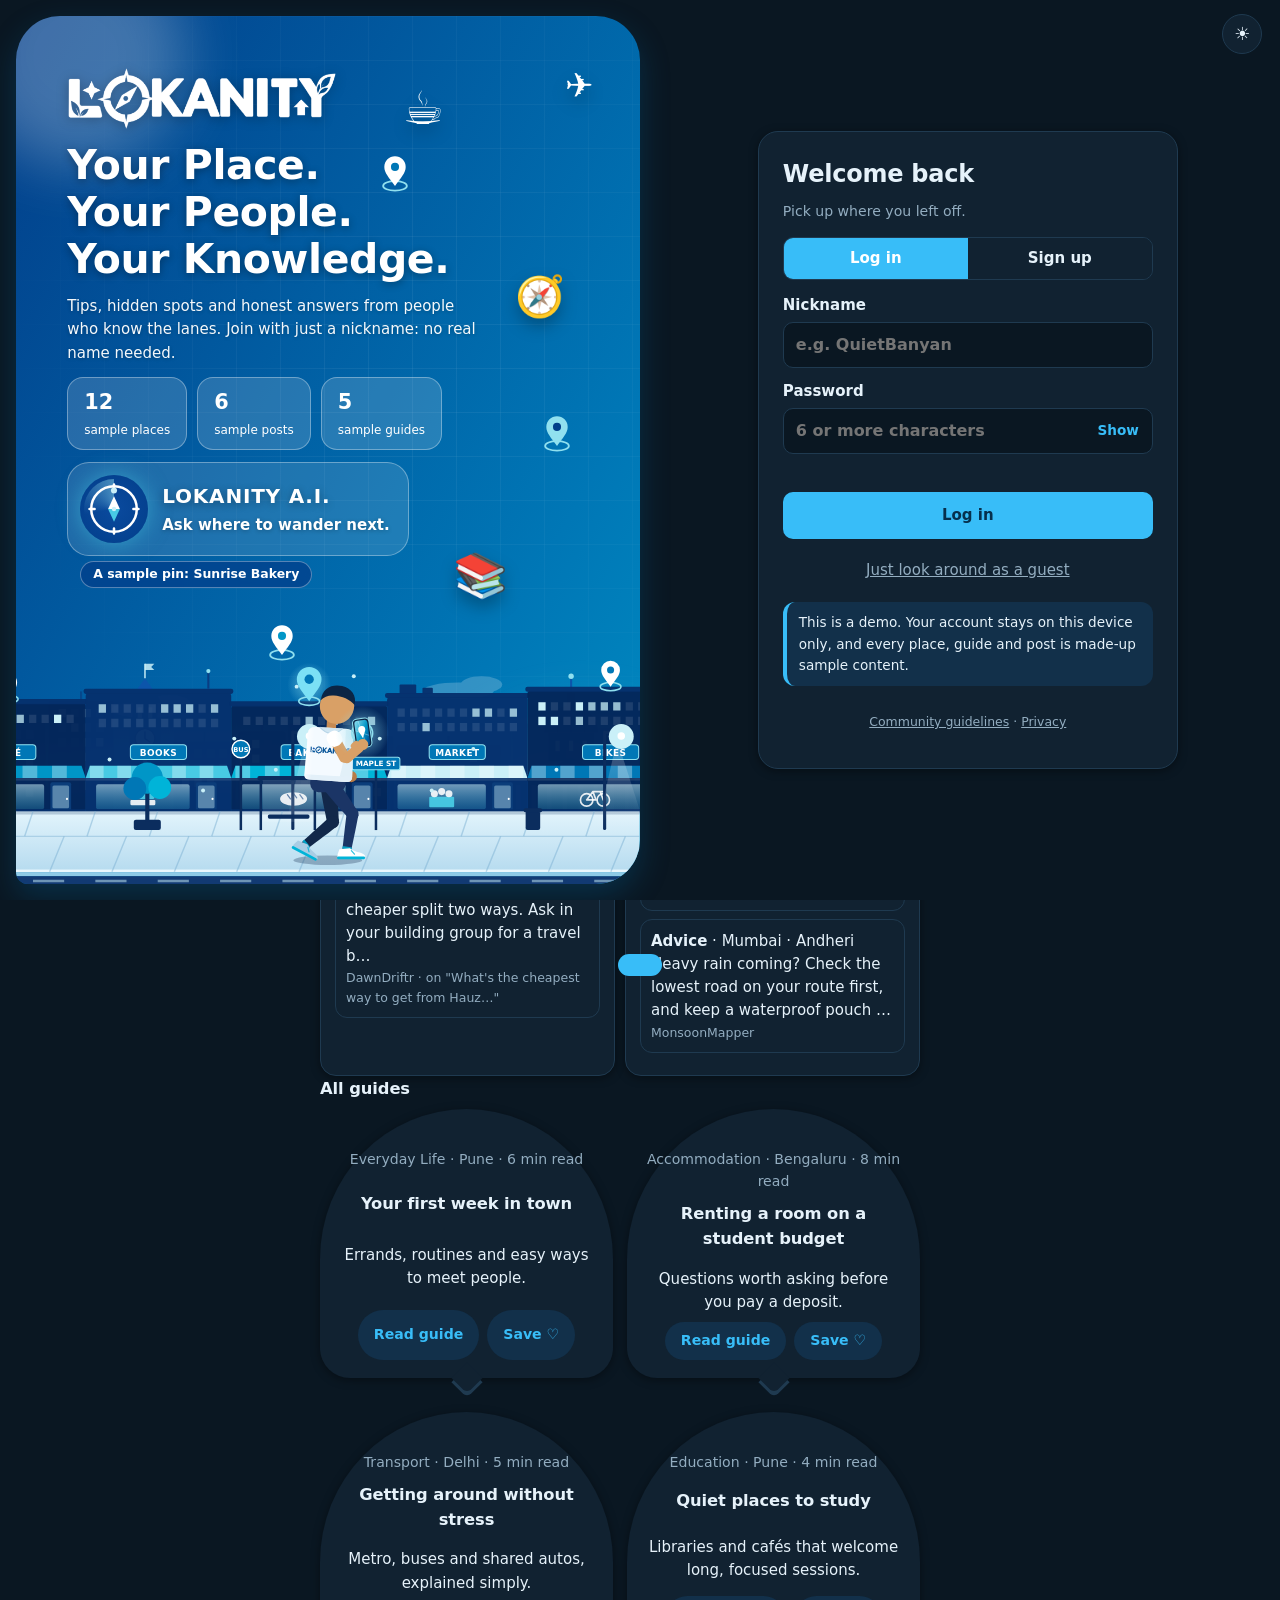
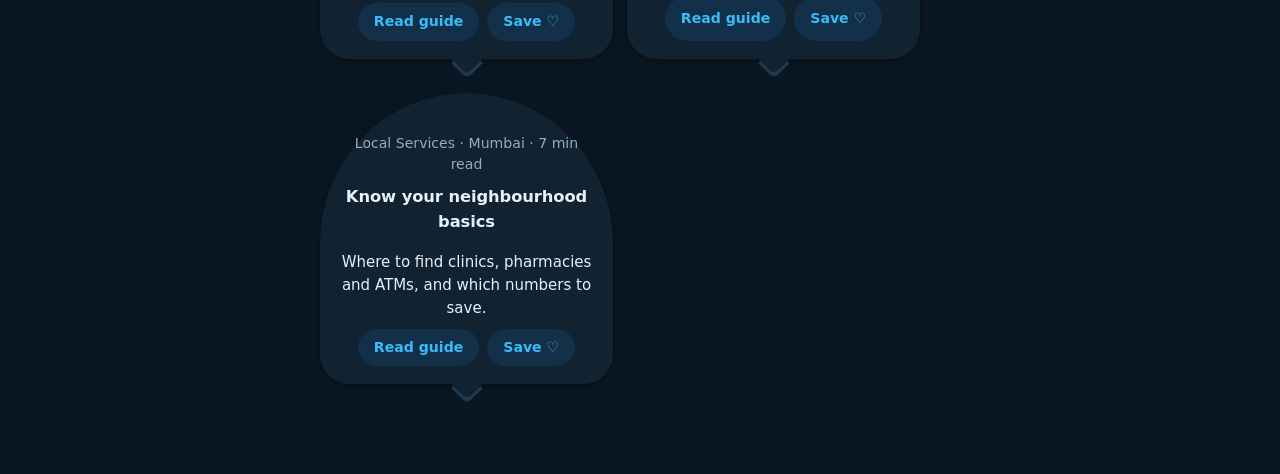
<file: guides.html>
<!doctype html><html lang="en" data-theme="dark" data-page="guides"><head><meta charset="utf-8"><meta name="color-scheme" content="dark light"><meta name="theme-color" content="#0a1722"><meta name="viewport" content="width=device-width,initial-scale=1,viewport-fit=cover"><title>LOKANITY — Your Place. Your People. Your Knowledge.</title>
<script>(function(){var d=document.documentElement,t="dark";try{t=localStorage.getItem("lk-theme")||"dark";if(localStorage.getItem("lk-session"))d.classList.add("lk-in");if(sessionStorage.getItem("lk-nav"))d.classList.add("lk-nosp")}catch(e){}d.setAttribute("data-theme",t)})()</script>
<link rel="stylesheet" href="style.css"></head><body>
<div class="lk-sp" id="lk-sp" role="img" aria-label="LOKANITY is loading"><div class="sp-stage"><div class="sp-ring"></div><div class="sp-ring b"></div><div class="sp-logo"></div><div class="sp-shine"></div></div><div class="sp-bar"><i></i></div></div>
<div class="lk-login" id="lk-login" role="dialog" aria-modal="true" aria-labelledby="lg-t">
<section class="lg-hero"><div class="lg-grid" aria-hidden="true"></div><svg class="lg-pinbg" style="left:58%;top:16%" viewBox="-14 -26 28 32" aria-hidden="true" focusable="false"><ellipse class="lk-ring" rx="10" ry="4"/><g class="lk-pin"><path d="M0 0C-5-7-9-11-9-16a9 9 0 0 1 18 0c0 5-4 9-9 16z" fill="#fff"/><circle cy="-16" r="3.4" fill="#0077b6"/></g></svg><svg class="lg-pinbg" style="left:84%;top:46%;animation-delay:-.8s" viewBox="-14 -26 28 32" aria-hidden="true" focusable="false"><ellipse class="lk-ring" rx="10" ry="4" style="animation-delay:-1s"/><g class="lk-pin" style="animation-delay:-1s"><path d="M0 0C-5-7-9-11-9-16a9 9 0 0 1 18 0c0 5-4 9-9 16z" fill="#90e0ef"/><circle cy="-16" r="3.4" fill="#023e8a"/></g></svg><svg class="lg-pinbg hm" style="left:40%;top:70%" viewBox="-14 -26 28 32" aria-hidden="true" focusable="false"><ellipse class="lk-ring" rx="10" ry="4" style="animation-delay:-1.6s"/><g class="lk-pin" style="animation-delay:-.4s"><path d="M0 0C-5-7-9-11-9-16a9 9 0 0 1 18 0c0 5-4 9-9 16z" fill="#fff"/><circle cy="-16" r="3.4" fill="#0096c7"/></g></svg><i class="lg-pt" aria-hidden="true" style="left:12%;--d:0s;--t:7s"></i><i class="lg-pt hm" aria-hidden="true" style="left:28%;--d:-2s;--t:8s"></i><i class="lg-pt" aria-hidden="true" style="left:46%;--d:-4s;--t:6.5s"></i><i class="lg-pt hm" aria-hidden="true" style="left:63%;--d:-1s;--t:9s"></i><i class="lg-pt" aria-hidden="true" style="left:77%;--d:-5s;--t:7.5s"></i><i class="lg-pt hm" aria-hidden="true" style="left:90%;--d:-3s;--t:8.5s"></i><i class="lg-pt" aria-hidden="true" style="left:35%;--d:-6s;--t:7s"></i><i class="lg-pt hm" aria-hidden="true" style="left:55%;--d:-2.5s;--t:9.5s"></i><span class="lg-fe" style="left:62%;top:8%;--s:46px">☕</span><span class="lg-fe" style="left:80%;top:30%;--s:40px;--t:7s;--dl:-2s">🧭</span><span class="lg-fe hm" style="left:70%;top:62%;--s:44px;--t:5.5s;--dl:-1s">📚</span><span class="lg-fe" style="left:86%;top:84%;--s:38px;--t:6.5s;--dl:-3s">📍</span><span class="lg-fe hm" style="left:48%;top:88%;--s:36px;--t:8s;--dl:-4s">🎒</span><span class="lg-fe" style="left:88%;top:6%;--s:34px;--t:7.5s;--dl:-5s">✈️</span>
<div class="lg-mark" role="img" aria-label="LOKANITY"></div>
<h1>Your Place. <br>Your People. <br>Your Knowledge.</h1>
<p>Tips, hidden spots and honest answers from people who know the lanes. Join with just a nickname: no real name needed.</p>
<div class="lg-stats"><div><b id="lg-n1">0</b><small>sample places</small></div><div><b id="lg-n2">0</b><small>sample posts</small></div><div><b id="lg-n3">0</b><small>sample guides</small></div></div>
<div class="lg-cities" id="lg-cities"></div><div class="lg-ai"><div class="lg-ai-em" aria-hidden="true"><svg class="lk-emb" viewBox="0 0 64 64" aria-hidden="true" focusable="false"><circle class="lk-r" cx="32" cy="32" r="27" fill="none" stroke-width="3"/><path class="lk-r" d="M32 3v6M32 55v6M3 32h6M55 32h6" stroke-width="3" stroke-linecap="round" fill="none"/><g class="lk-orb"><circle class="lk-dt" cx="32" cy="10" r="3.6"/></g><g class="lk-nd"><path class="lk-n1" d="M32 17L39 32H25z"/><path class="lk-n2" d="M32 47L39 32H25z"/><circle class="lk-dt" cx="32" cy="32" r="2.6"/></g></svg><i class="lg-ai-wave"></i></div><div class="lg-ai-tx"><strong class="lg-ai-title">LOKANITY A.I.</strong><span class="lg-ai-tag">Ask where to wander next.</span><span class="lg-ai-st" aria-hidden="true"><i>Peeking down nearby lanes…</i><i>A sample pin just dropped</i><i>A neighbour's tip, just in</i></span></div><span class="lg-disc" aria-hidden="true"></span></div><div class="lg-scene" aria-hidden="true"><div class="lk-scene" data-lk-scene></div></div></section>
<section class="lg-side"><button class="lg-tg" id="lg-tg" type="button" aria-label="Switch between light and dark mode">🌙</button>
<div class="c lg-card"><h2 id="lg-t">Welcome back</h2><p class="mut" id="lg-sub" style="margin:-6px 0 0">Pick up where you left off.</p>
<div class="seg" role="group" aria-label="Choose log in or sign up"><button type="button" data-m="in" class="on" aria-pressed="true">Log in</button><button type="button" data-m="up" aria-pressed="false">Sign up</button></div>
<form id="lg-f" novalidate><label>Nickname<input id="lg-n" autocomplete="username" maxlength="20" placeholder="e.g. QuietBanyan" title="3 to 20 letters, numbers or underscores" required></label>
<label>Password<span class="lg-pw"><input id="lg-p" type="password" autocomplete="current-password" placeholder="6 or more characters" required><button type="button" id="lg-eye" aria-label="Show password">Show</button></span></label>
<label data-su hidden>Your home city (optional)<select id="lg-c"><option value="">Not sure yet</option></select></label>
<div class="err" id="lg-e" role="alert"></div><button class="btn" id="lg-go" type="submit">Log in</button></form>
<button class="lnk" id="lg-guest" type="button" title="Browse without an account. You can sign up later.">Just look around as a guest</button>
<div class="demo">This is a demo. Your account stays on this device only, and every place, guide and post is made-up sample content.</div>
<p class="lg-links"><a href="#" data-info="g">Community guidelines</a> · <a href="#" data-info="p">Privacy</a></p></div></section></div>
<header class="top"><a class="logo" href="#" data-v="feed" aria-label="LOKANITY home"><b class="logo-img" role="img" aria-label="LOKANITY"></b></a><input id="q" placeholder="Search places, tips and guides…" aria-label="Search places, posts and guides" title="Type a word to filter everything you see"><span class="sp"></span>
<nav class="tabs" id="tabs"></nav><nav class="cities" id="cb" aria-label="Choose a city"></nav><button class="qk-hb" id="qk-open" type="button" data-qk-open aria-haspopup="dialog" title="Open your LOKAQUEST passport: challenges, badges and XP"><i aria-hidden="true">🧭</i><span>LOKAQUEST</span><b id="qk-hl">Lv 1</b></button><button class="tg" id="tg" role="switch" aria-label="Switch between light and dark mode" aria-checked="false" title="Switch between light and dark mode"><i class="a">🌙</i><i class="b">☀️</i><span id="tgi">☀️</span></button><button class="av" id="me" aria-label="Your profile and settings" title="Your profile and settings"></button></header>
<main class="app"><aside class="side l"><div class="c"><button class="nl" data-prof style="padding:4px"><span class="av s" id="me2"></span><span id="nm"></span></button><p class="mut" style="margin:6px 4px">You appear as a nickname only.</p></div><div class="c" id="sn"></div><div class="c qk-side" id="qk-side"><div class="qk-sh"><i aria-hidden="true">🧭</i><div><b>LOKAQUEST</b><small>Your Digital Explorer Passport</small></div></div><div class="qk-mini"><span class="qk-lvt">Lv 1 · Newcomer</span><span class="qk-xt">0 XP</span></div><div class="qk-bar"><i></i></div><button class="btn" type="button" data-qk-open title="See your stamps, badges and challenges">Open passport</button></div><p class="ft">Your Place. Your People. Your Knowledge.<br><a href="#" data-info="g">Community guidelines</a> · <a href="#" data-info="p">Privacy</a></p></aside>
<div>
<div class="v on" id="v-guides"><h2>Local knowledge hub</h2><p class="mut">Short, practical guides in plain words.</p><div class="grid" id="gg"></div></div></div>
<aside class="side r"><div class="c"><h3>Waiting for an answer</h3><div id="un"></div></div><div class="c"><h3>Guides to start with</h3><div id="pgd"></div></div><div class="c"><h3>Share without oversharing</h3><p class="mut">Mention the area, never your door number. This demo doesn't store your location.</p></div></aside></main>
<nav class="bn tabs" id="bn"></nav><div id="toast" role="status"></div>


<svg width="0" height="0" style="position:absolute" aria-hidden="true" focusable="false"><defs><linearGradient id="lkScr" x1="0" y1="0" x2="1" y2="1"><stop offset="0" stop-color="#90e0ef"/><stop offset=".55" stop-color="#0096c7"/><stop offset="1" stop-color="#023e8a"/></linearGradient><radialGradient id="lkGlow"><stop offset="0" stop-color="#90e0ef" stop-opacity=".6"/><stop offset="1" stop-color="#90e0ef" stop-opacity="0"/></radialGradient><linearGradient id="lkShn" x1="0" y1="0" x2="1" y2="0"><stop offset="0" stop-color="#fff" stop-opacity="0"/><stop offset=".5" stop-color="#fff" stop-opacity=".9"/><stop offset="1" stop-color="#fff" stop-opacity="0"/></linearGradient><clipPath id="lkTee"><path d="M-22 -46Q-22 -52 -14 -52H14Q22 -52 22 -46L23 -6Q23 -1 18 -1H-18Q-23 -1 -23 -6Z"/></clipPath><linearGradient id="lkHaze" x1="0" y1="0" x2="0" y2="1"><stop offset="0" stop-color="#fff" stop-opacity="0"/><stop offset=".65" stop-color="#caf0f8" stop-opacity=".26"/><stop offset="1" stop-color="#90e0ef" stop-opacity=".05"/></linearGradient><linearGradient id="lkWalk" x1="0" y1="0" x2="0" y2="1"><stop offset="0" stop-color="#e2f4fc"/><stop offset="1" stop-color="#b6dbef"/></linearGradient><linearGradient id="lkCone" x1="0" y1="0" x2="0" y2="1"><stop offset="0" stop-color="#fff" stop-opacity=".26"/><stop offset="1" stop-color="#fff" stop-opacity="0"/></linearGradient><linearGradient id="lkGl" x1="0" y1="0" x2="0" y2="1"><stop offset="0" stop-color="#caf0f8" stop-opacity=".55"/><stop offset="1" stop-color="#48cae4" stop-opacity=".22"/></linearGradient></defs></svg>
<div class="lkai" id="lkai" hidden><div class="lkai-bd" data-ai-close></div>
<section class="lkai-pn" role="dialog" aria-modal="true" aria-labelledby="lkai-t" aria-describedby="lkai-demo">
<header class="lkai-hd"><span class="ai-ic big"><svg class="lk-emb" viewBox="0 0 64 64" aria-hidden="true" focusable="false"><circle class="lk-r" cx="32" cy="32" r="27" fill="none" stroke-width="3"/><path class="lk-r" d="M32 3v6M32 55v6M3 32h6M55 32h6" stroke-width="3" stroke-linecap="round" fill="none"/><g class="lk-orb"><circle class="lk-dt" cx="32" cy="10" r="3.6"/></g><g class="lk-nd"><path class="lk-n1" d="M32 17L39 32H25z"/><path class="lk-n2" d="M32 47L39 32H25z"/><circle class="lk-dt" cx="32" cy="32" r="2.6"/></g></svg></span><div class="lkai-ti"><h2 id="lkai-t">LOKANITY A.I.</h2><p>Your friendly guide to what's nearby.</p></div>
<span class="lkai-badge" title="Replies are pre-written examples">Demo</span><button class="lkai-ib" type="button" id="lkai-new" aria-label="Start a new chat" title="Start over">↺</button><button class="lkai-ib lkai-x" type="button" data-ai-close aria-label="Close LOKANITY A.I.">✕</button></header>
<p class="lkai-note" id="lkai-demo"><b>Demo mode.</b> These replies are pre-written examples drawn from the app's sample content. No live AI is connected, and nothing here is verified.</p>
<div class="lkai-log" id="lkai-log" role="log" aria-live="polite" aria-label="Conversation" tabindex="0">
<div class="lkai-empty" id="lkai-empty"><div class="lkai-ban" aria-hidden="true"><div class="lk-scene" data-lk-scene data-lazy></div></div>
<h3>Hi, I'm LOKANITY A.I.</h3><p>Ask me where to wander, what to try, or who to ask. Tap a prompt below to see how a reply looks. It's a demo, so the answers are examples.</p><div class="lkai-pr"><button type="button" data-ai-prompt="What's worth a visit nearby?"><span aria-hidden="true">📍</span><span>What's worth a visit nearby?</span></button><button type="button" data-ai-prompt="Which tips did neighbours find most helpful?"><span aria-hidden="true">🛡️</span><span>Which tips did neighbours find most helpful?</span></button><button type="button" data-ai-prompt="What are neighbours asking right now?"><span aria-hidden="true">🤝</span><span>What are neighbours asking right now?</span></button><button type="button" data-ai-prompt="Plan an easy first day in this city."><span aria-hidden="true">🧭</span><span>Plan an easy first day in this city.</span></button></div></div></div>
<form class="lkai-f" id="lkai-f" autocomplete="off"><label class="lkai-sr" for="lkai-in">Message LOKANITY A.I.</label><input id="lkai-in" maxlength="200" placeholder="Ask about a place, a tip or a plan…"><button class="btn" type="submit" id="lkai-go">Send</button></form>
</section></div>


<script src="script.js"></script>
</body></html>
</file>
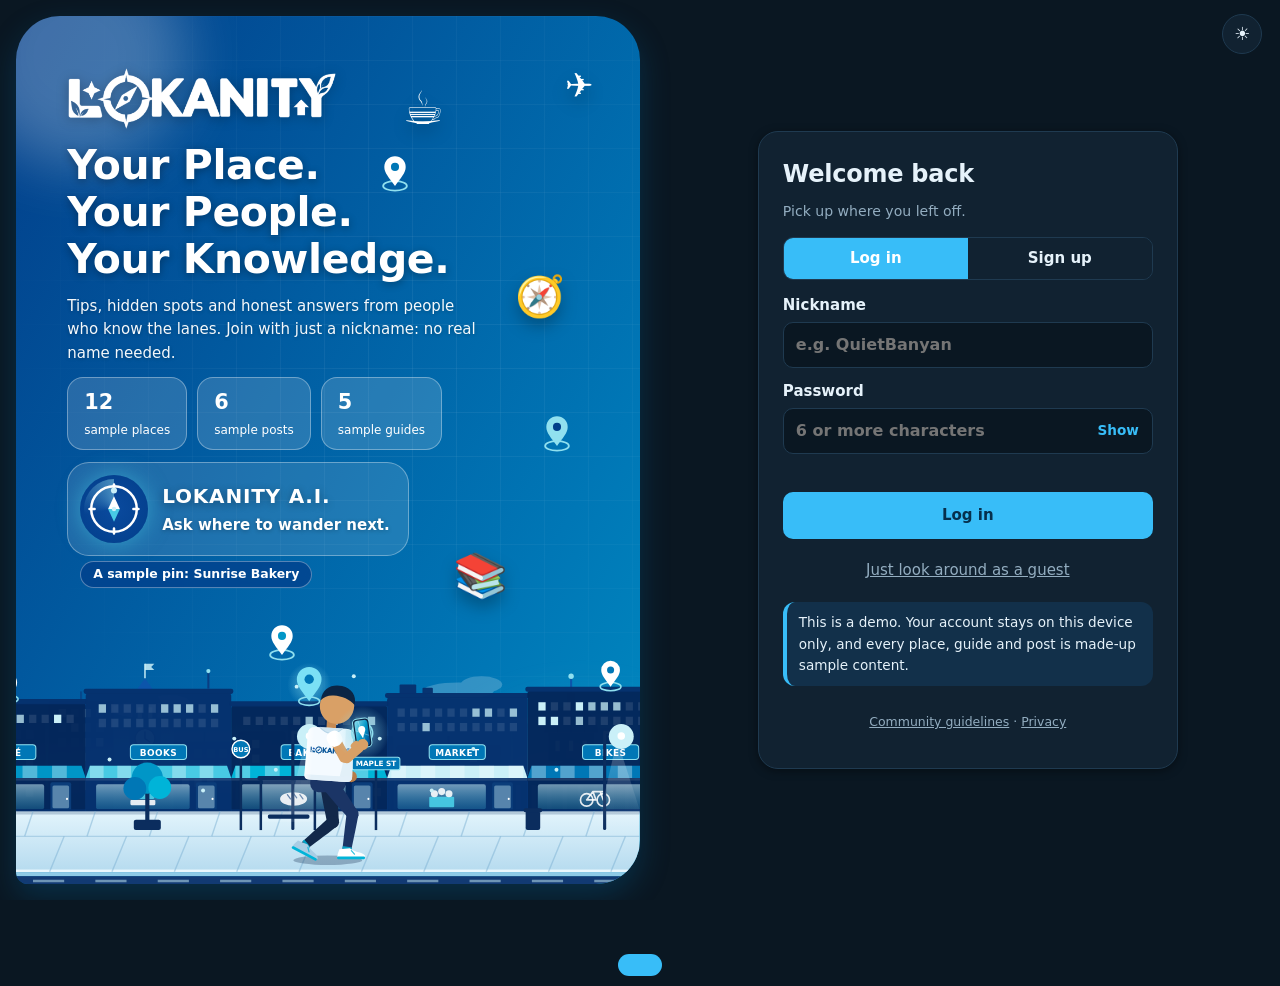
<file: saved.html>
<!doctype html><html lang="en" data-theme="dark" data-page="saved"><head><meta charset="utf-8"><meta name="color-scheme" content="dark light"><meta name="theme-color" content="#0a1722"><meta name="viewport" content="width=device-width,initial-scale=1,viewport-fit=cover"><title>LOKANITY — Your Place. Your People. Your Knowledge.</title>
<script>(function(){var d=document.documentElement,t="dark";try{t=localStorage.getItem("lk-theme")||"dark";if(localStorage.getItem("lk-session"))d.classList.add("lk-in");if(sessionStorage.getItem("lk-nav"))d.classList.add("lk-nosp")}catch(e){}d.setAttribute("data-theme",t)})()</script>
<link rel="stylesheet" href="style.css"></head><body>
<div class="lk-sp" id="lk-sp" role="img" aria-label="LOKANITY is loading"><div class="sp-stage"><div class="sp-ring"></div><div class="sp-ring b"></div><div class="sp-logo"></div><div class="sp-shine"></div></div><div class="sp-bar"><i></i></div></div>
<div class="lk-login" id="lk-login" role="dialog" aria-modal="true" aria-labelledby="lg-t">
<section class="lg-hero"><div class="lg-grid" aria-hidden="true"></div><svg class="lg-pinbg" style="left:58%;top:16%" viewBox="-14 -26 28 32" aria-hidden="true" focusable="false"><ellipse class="lk-ring" rx="10" ry="4"/><g class="lk-pin"><path d="M0 0C-5-7-9-11-9-16a9 9 0 0 1 18 0c0 5-4 9-9 16z" fill="#fff"/><circle cy="-16" r="3.4" fill="#0077b6"/></g></svg><svg class="lg-pinbg" style="left:84%;top:46%;animation-delay:-.8s" viewBox="-14 -26 28 32" aria-hidden="true" focusable="false"><ellipse class="lk-ring" rx="10" ry="4" style="animation-delay:-1s"/><g class="lk-pin" style="animation-delay:-1s"><path d="M0 0C-5-7-9-11-9-16a9 9 0 0 1 18 0c0 5-4 9-9 16z" fill="#90e0ef"/><circle cy="-16" r="3.4" fill="#023e8a"/></g></svg><svg class="lg-pinbg hm" style="left:40%;top:70%" viewBox="-14 -26 28 32" aria-hidden="true" focusable="false"><ellipse class="lk-ring" rx="10" ry="4" style="animation-delay:-1.6s"/><g class="lk-pin" style="animation-delay:-.4s"><path d="M0 0C-5-7-9-11-9-16a9 9 0 0 1 18 0c0 5-4 9-9 16z" fill="#fff"/><circle cy="-16" r="3.4" fill="#0096c7"/></g></svg><i class="lg-pt" aria-hidden="true" style="left:12%;--d:0s;--t:7s"></i><i class="lg-pt hm" aria-hidden="true" style="left:28%;--d:-2s;--t:8s"></i><i class="lg-pt" aria-hidden="true" style="left:46%;--d:-4s;--t:6.5s"></i><i class="lg-pt hm" aria-hidden="true" style="left:63%;--d:-1s;--t:9s"></i><i class="lg-pt" aria-hidden="true" style="left:77%;--d:-5s;--t:7.5s"></i><i class="lg-pt hm" aria-hidden="true" style="left:90%;--d:-3s;--t:8.5s"></i><i class="lg-pt" aria-hidden="true" style="left:35%;--d:-6s;--t:7s"></i><i class="lg-pt hm" aria-hidden="true" style="left:55%;--d:-2.5s;--t:9.5s"></i><span class="lg-fe" style="left:62%;top:8%;--s:46px">☕</span><span class="lg-fe" style="left:80%;top:30%;--s:40px;--t:7s;--dl:-2s">🧭</span><span class="lg-fe hm" style="left:70%;top:62%;--s:44px;--t:5.5s;--dl:-1s">📚</span><span class="lg-fe" style="left:86%;top:84%;--s:38px;--t:6.5s;--dl:-3s">📍</span><span class="lg-fe hm" style="left:48%;top:88%;--s:36px;--t:8s;--dl:-4s">🎒</span><span class="lg-fe" style="left:88%;top:6%;--s:34px;--t:7.5s;--dl:-5s">✈️</span>
<div class="lg-mark" role="img" aria-label="LOKANITY"></div>
<h1>Your Place. <br>Your People. <br>Your Knowledge.</h1>
<p>Tips, hidden spots and honest answers from people who know the lanes. Join with just a nickname: no real name needed.</p>
<div class="lg-stats"><div><b id="lg-n1">0</b><small>sample places</small></div><div><b id="lg-n2">0</b><small>sample posts</small></div><div><b id="lg-n3">0</b><small>sample guides</small></div></div>
<div class="lg-cities" id="lg-cities"></div><div class="lg-ai"><div class="lg-ai-em" aria-hidden="true"><svg class="lk-emb" viewBox="0 0 64 64" aria-hidden="true" focusable="false"><circle class="lk-r" cx="32" cy="32" r="27" fill="none" stroke-width="3"/><path class="lk-r" d="M32 3v6M32 55v6M3 32h6M55 32h6" stroke-width="3" stroke-linecap="round" fill="none"/><g class="lk-orb"><circle class="lk-dt" cx="32" cy="10" r="3.6"/></g><g class="lk-nd"><path class="lk-n1" d="M32 17L39 32H25z"/><path class="lk-n2" d="M32 47L39 32H25z"/><circle class="lk-dt" cx="32" cy="32" r="2.6"/></g></svg><i class="lg-ai-wave"></i></div><div class="lg-ai-tx"><strong class="lg-ai-title">LOKANITY A.I.</strong><span class="lg-ai-tag">Ask where to wander next.</span><span class="lg-ai-st" aria-hidden="true"><i>Peeking down nearby lanes…</i><i>A sample pin just dropped</i><i>A neighbour's tip, just in</i></span></div><span class="lg-disc" aria-hidden="true"></span></div><div class="lg-scene" aria-hidden="true"><div class="lk-scene" data-lk-scene></div></div></section>
<section class="lg-side"><button class="lg-tg" id="lg-tg" type="button" aria-label="Switch between light and dark mode">🌙</button>
<div class="c lg-card"><h2 id="lg-t">Welcome back</h2><p class="mut" id="lg-sub" style="margin:-6px 0 0">Pick up where you left off.</p>
<div class="seg" role="group" aria-label="Choose log in or sign up"><button type="button" data-m="in" class="on" aria-pressed="true">Log in</button><button type="button" data-m="up" aria-pressed="false">Sign up</button></div>
<form id="lg-f" novalidate><label>Nickname<input id="lg-n" autocomplete="username" maxlength="20" placeholder="e.g. QuietBanyan" title="3 to 20 letters, numbers or underscores" required></label>
<label>Password<span class="lg-pw"><input id="lg-p" type="password" autocomplete="current-password" placeholder="6 or more characters" required><button type="button" id="lg-eye" aria-label="Show password">Show</button></span></label>
<label data-su hidden>Your home city (optional)<select id="lg-c"><option value="">Not sure yet</option></select></label>
<div class="err" id="lg-e" role="alert"></div><button class="btn" id="lg-go" type="submit">Log in</button></form>
<button class="lnk" id="lg-guest" type="button" title="Browse without an account. You can sign up later.">Just look around as a guest</button>
<div class="demo">This is a demo. Your account stays on this device only, and every place, guide and post is made-up sample content.</div>
<p class="lg-links"><a href="#" data-info="g">Community guidelines</a> · <a href="#" data-info="p">Privacy</a></p></div></section></div>
<header class="top"><a class="logo" href="#" data-v="feed" aria-label="LOKANITY home"><b class="logo-img" role="img" aria-label="LOKANITY"></b></a><input id="q" placeholder="Search places, tips and guides…" aria-label="Search places, posts and guides" title="Type a word to filter everything you see"><span class="sp"></span>
<nav class="tabs" id="tabs"></nav><nav class="cities" id="cb" aria-label="Choose a city"></nav><button class="qk-hb" id="qk-open" type="button" data-qk-open aria-haspopup="dialog" title="Open your LOKAQUEST passport: challenges, badges and XP"><i aria-hidden="true">🧭</i><span>LOKAQUEST</span><b id="qk-hl">Lv 1</b></button><button class="tg" id="tg" role="switch" aria-label="Switch between light and dark mode" aria-checked="false" title="Switch between light and dark mode"><i class="a">🌙</i><i class="b">☀️</i><span id="tgi">☀️</span></button><button class="av" id="me" aria-label="Your profile and settings" title="Your profile and settings"></button></header>
<main class="app"><aside class="side l"><div class="c"><button class="nl" data-prof style="padding:4px"><span class="av s" id="me2"></span><span id="nm"></span></button><p class="mut" style="margin:6px 4px">You appear as a nickname only.</p></div><div class="c" id="sn"></div><div class="c qk-side" id="qk-side"><div class="qk-sh"><i aria-hidden="true">🧭</i><div><b>LOKAQUEST</b><small>Your Digital Explorer Passport</small></div></div><div class="qk-mini"><span class="qk-lvt">Lv 1 · Newcomer</span><span class="qk-xt">0 XP</span></div><div class="qk-bar"><i></i></div><button class="btn" type="button" data-qk-open title="See your stamps, badges and challenges">Open passport</button></div><p class="ft">Your Place. Your People. Your Knowledge.<br><a href="#" data-info="g">Community guidelines</a> · <a href="#" data-info="p">Privacy</a></p></aside>
<div>
<div class="v on" id="v-saved"><h2>Your saved list</h2><p class="mut">Places, guides and posts you saved wait here for you.</p><div class="grid" id="sg"></div></div></div>
<aside class="side r"><div class="c"><h3>Waiting for an answer</h3><div id="un"></div></div><div class="c"><h3>Guides to start with</h3><div id="pgd"></div></div><div class="c"><h3>Share without oversharing</h3><p class="mut">Mention the area, never your door number. This demo doesn't store your location.</p></div></aside></main>
<nav class="bn tabs" id="bn"></nav><div id="toast" role="status"></div>


<svg width="0" height="0" style="position:absolute" aria-hidden="true" focusable="false"><defs><linearGradient id="lkScr" x1="0" y1="0" x2="1" y2="1"><stop offset="0" stop-color="#90e0ef"/><stop offset=".55" stop-color="#0096c7"/><stop offset="1" stop-color="#023e8a"/></linearGradient><radialGradient id="lkGlow"><stop offset="0" stop-color="#90e0ef" stop-opacity=".6"/><stop offset="1" stop-color="#90e0ef" stop-opacity="0"/></radialGradient><linearGradient id="lkShn" x1="0" y1="0" x2="1" y2="0"><stop offset="0" stop-color="#fff" stop-opacity="0"/><stop offset=".5" stop-color="#fff" stop-opacity=".9"/><stop offset="1" stop-color="#fff" stop-opacity="0"/></linearGradient><clipPath id="lkTee"><path d="M-22 -46Q-22 -52 -14 -52H14Q22 -52 22 -46L23 -6Q23 -1 18 -1H-18Q-23 -1 -23 -6Z"/></clipPath><linearGradient id="lkHaze" x1="0" y1="0" x2="0" y2="1"><stop offset="0" stop-color="#fff" stop-opacity="0"/><stop offset=".65" stop-color="#caf0f8" stop-opacity=".26"/><stop offset="1" stop-color="#90e0ef" stop-opacity=".05"/></linearGradient><linearGradient id="lkWalk" x1="0" y1="0" x2="0" y2="1"><stop offset="0" stop-color="#e2f4fc"/><stop offset="1" stop-color="#b6dbef"/></linearGradient><linearGradient id="lkCone" x1="0" y1="0" x2="0" y2="1"><stop offset="0" stop-color="#fff" stop-opacity=".26"/><stop offset="1" stop-color="#fff" stop-opacity="0"/></linearGradient><linearGradient id="lkGl" x1="0" y1="0" x2="0" y2="1"><stop offset="0" stop-color="#caf0f8" stop-opacity=".55"/><stop offset="1" stop-color="#48cae4" stop-opacity=".22"/></linearGradient></defs></svg>
<div class="lkai" id="lkai" hidden><div class="lkai-bd" data-ai-close></div>
<section class="lkai-pn" role="dialog" aria-modal="true" aria-labelledby="lkai-t" aria-describedby="lkai-demo">
<header class="lkai-hd"><span class="ai-ic big"><svg class="lk-emb" viewBox="0 0 64 64" aria-hidden="true" focusable="false"><circle class="lk-r" cx="32" cy="32" r="27" fill="none" stroke-width="3"/><path class="lk-r" d="M32 3v6M32 55v6M3 32h6M55 32h6" stroke-width="3" stroke-linecap="round" fill="none"/><g class="lk-orb"><circle class="lk-dt" cx="32" cy="10" r="3.6"/></g><g class="lk-nd"><path class="lk-n1" d="M32 17L39 32H25z"/><path class="lk-n2" d="M32 47L39 32H25z"/><circle class="lk-dt" cx="32" cy="32" r="2.6"/></g></svg></span><div class="lkai-ti"><h2 id="lkai-t">LOKANITY A.I.</h2><p>Your friendly guide to what's nearby.</p></div>
<span class="lkai-badge" title="Replies are pre-written examples">Demo</span><button class="lkai-ib" type="button" id="lkai-new" aria-label="Start a new chat" title="Start over">↺</button><button class="lkai-ib lkai-x" type="button" data-ai-close aria-label="Close LOKANITY A.I.">✕</button></header>
<p class="lkai-note" id="lkai-demo"><b>Demo mode.</b> These replies are pre-written examples drawn from the app's sample content. No live AI is connected, and nothing here is verified.</p>
<div class="lkai-log" id="lkai-log" role="log" aria-live="polite" aria-label="Conversation" tabindex="0">
<div class="lkai-empty" id="lkai-empty"><div class="lkai-ban" aria-hidden="true"><div class="lk-scene" data-lk-scene data-lazy></div></div>
<h3>Hi, I'm LOKANITY A.I.</h3><p>Ask me where to wander, what to try, or who to ask. Tap a prompt below to see how a reply looks. It's a demo, so the answers are examples.</p><div class="lkai-pr"><button type="button" data-ai-prompt="What's worth a visit nearby?"><span aria-hidden="true">📍</span><span>What's worth a visit nearby?</span></button><button type="button" data-ai-prompt="Which tips did neighbours find most helpful?"><span aria-hidden="true">🛡️</span><span>Which tips did neighbours find most helpful?</span></button><button type="button" data-ai-prompt="What are neighbours asking right now?"><span aria-hidden="true">🤝</span><span>What are neighbours asking right now?</span></button><button type="button" data-ai-prompt="Plan an easy first day in this city."><span aria-hidden="true">🧭</span><span>Plan an easy first day in this city.</span></button></div></div></div>
<form class="lkai-f" id="lkai-f" autocomplete="off"><label class="lkai-sr" for="lkai-in">Message LOKANITY A.I.</label><input id="lkai-in" maxlength="200" placeholder="Ask about a place, a tip or a plan…"><button class="btn" type="submit" id="lkai-go">Send</button></form>
</section></div>


<script src="script.js"></script>
</body></html>
</file>
<file: style.css>
:root{--g:#0077b6;--g2:#005f92;--gl:#e6f1f9;--bg:#f0f4f8;--ink:#14263a;--mut:#56697c;--card:#fff;--line:#dde6ee;box-sizing:border-box;padding-top:env(safe-area-inset-top,0px);padding-bottom:env(safe-area-inset-bottom,0px)}
:root[data-theme=dark]{--g:#38bdf8;--g2:#7dd3fc;--gl:#12304a;--bg:#0a1722;--ink:#e6f2fa;--mut:#93adc0;--card:#112231;--line:#1f3a50;color-scheme:dark}:root[data-theme=light]{color-scheme:light}
*{box-sizing:border-box}html{scroll-padding-top:env(safe-area-inset-top,0px)}body{margin:0;background:var(--bg);color:var(--ink);font:15px/1.5 system-ui,-apple-system,"Segoe UI",Roboto,sans-serif}
button{font:inherit;cursor:pointer;color:inherit}:focus-visible{outline:3px solid var(--g);outline-offset:2px}
.top{position:sticky;top:0;z-index:20;background:var(--card);border-bottom:1px solid var(--line);display:flex;align-items:center;gap:12px;padding:8px 16px}
.logo{display:flex;align-items:center;gap:8px;font-weight:800;font-size:1.25rem;color:var(--g);text-decoration:none}.logo i{background:var(--g);color:#fff;width:36px;height:36px;border-radius:12px;display:grid;place-items:center;font-style:normal}
.top input{flex:1;max-width:340px;border:0;background:var(--gl);border-radius:99px;padding:10px 16px;font:inherit;color:var(--ink)}.sp{flex:1}
.tabs{display:flex;gap:4px}.tab{border:0;background:none;padding:10px 22px;border-radius:10px;font-weight:600;color:var(--mut)}.tab:hover{background:var(--gl)}.tab.on{color:var(--g);box-shadow:inset 0 -3px var(--g);border-radius:10px 10px 0 0}
.av{width:40px;height:40px;border-radius:50%;background:var(--g);color:#fff;display:grid;place-items:center;font-weight:700;flex:none;border:0}.av.s{width:36px;height:36px}
.app{display:grid;grid-template-columns:260px minmax(0,600px) 300px;gap:20px;justify-content:center;padding:20px 16px 90px;max-width:1240px;margin:0 auto}
.side{position:sticky;top:76px;align-self:start;display:grid;gap:14px}.c{background:var(--card);border:1px solid var(--line);border-radius:14px;padding:14px;box-shadow:0 1px 4px #0284c722}
h2,h3{margin:0 0 8px}h3{font-size:1.02rem}.mut{color:var(--mut);font-size:.88rem}
.nl{display:flex;gap:12px;align-items:center;width:100%;border:0;background:none;padding:10px;border-radius:10px;text-align:left;font-weight:600}.nl:hover,.nl.on{background:var(--gl);color:var(--g)}
.btn{background:var(--g);color:#fff;border:0;padding:10px 20px;border-radius:10px;font-weight:700}.btn:hover{background:var(--g2)}.btn.o{background:var(--gl);color:var(--g)}
.st{display:flex;gap:10px;overflow-x:auto;padding-bottom:6px}.story{flex:none;width:112px;height:170px;border-radius:14px;overflow:hidden;position:relative;border:0;padding:0;background:var(--gl)}.story svg{width:100%;height:100%;display:block}.story b{position:absolute;left:8px;right:8px;bottom:8px;color:#fff;font-size:.8rem;text-shadow:0 1px 4px #000;text-align:left}
.comp{display:flex;gap:10px;align-items:center}.comp button.fake{flex:1;text-align:left;background:var(--gl);border:0;border-radius:99px;padding:11px 16px;color:var(--mut)}
.post{padding:0}.ph{display:flex;gap:10px;align-items:center;padding:14px 14px 4px}.ph b{display:block}.tag{background:var(--gl);color:var(--g);border-radius:99px;font-size:.72rem;padding:2px 9px;margin-left:6px;font-weight:700}
.pb{padding:6px 14px 12px;white-space:pre-wrap}.stat{padding:0 14px 8px;display:flex;justify-content:space-between;color:var(--mut);font-size:.85rem}
.acts{display:grid;grid-template-columns:repeat(4,1fr);border-top:1px solid var(--line)}.acts button{border:0;background:none;padding:10px 4px;font-weight:600;color:var(--mut);font-size:.9rem}.acts button:hover{background:var(--gl)}.acts .on{color:var(--g)}
.cms{border-top:1px solid var(--line);padding:10px 14px;display:grid;gap:8px}.cm{background:var(--gl);border-radius:14px;padding:8px 12px}.cm small{display:block;color:var(--mut)}.cf{display:flex;gap:8px}.cf input{flex:1}
input,select,textarea{font:inherit;color:var(--ink);background:var(--bg);border:1.5px solid var(--line);border-radius:10px;padding:10px 12px;width:100%}textarea{min-height:110px;resize:vertical}
.grid{display:grid;grid-template-columns:repeat(auto-fill,minmax(250px,1fr));gap:14px}.pc{padding:0;overflow:hidden;display:flex;flex-direction:column}.pc .art{height:130px;position:relative}.pc svg{width:100%;height:100%;display:block}.pc .bd{padding:12px;display:grid;gap:6px;flex:1}.pc .bd p{margin:0}.tip{background:var(--gl);border-radius:10px;padding:6px 10px;font-size:.85rem}
.chips{display:flex;gap:8px;flex-wrap:wrap;margin-bottom:14px}.chip{border:0;background:var(--card);border:1px solid var(--line);border-radius:99px;padding:6px 14px;font-weight:600}.chip.on{background:var(--g);color:#fff;border-color:var(--g)}
.empty{text-align:center;padding:30px;border:2px dashed var(--line);border-radius:14px;color:var(--mut);grid-column:1/-1}.v{display:none}.v.on{display:block}
.ov{position:fixed;inset:0;background:#0009;z-index:50;display:grid;place-items:center;padding:14px}.md{background:var(--card);border-radius:16px;width:100%;max-width:520px;max-height:90vh;overflow:auto;padding:20px;position:relative;display:grid;gap:10px}.md h2{text-align:center;margin:0}.x{position:absolute;right:12px;top:12px;border:0;background:var(--gl);border-radius:50%;width:34px;height:34px}
.bdg{display:inline-block;background:var(--gl);color:var(--g);border-radius:99px;padding:3px 12px;margin:3px 3px 0 0;font-size:.85rem;font-weight:600}.stg{display:grid;grid-template-columns:repeat(2,1fr);gap:8px}.stg div{background:var(--gl);border-radius:12px;padding:10px;text-align:center}.stg b{font-size:1.4rem;display:block;color:var(--g)}
.bn{display:none;position:fixed;left:0;right:0;bottom:0;background:var(--card);border-top:1px solid var(--line);padding:4px 4px calc(4px + env(safe-area-inset-bottom,0px));z-index:20}.bn .tab{flex:1;padding:8px 2px;font-size:.72rem;display:grid;gap:0;justify-items:center}
#toast{position:fixed;left:50%;bottom:calc(84px + env(safe-area-inset-bottom,0px));transform:translate(-50%,160px);background:var(--g);color:#fff;padding:11px 22px;border-radius:99px;z-index:60;transition:transform .3s}#toast.on{transform:translate(-50%,0)}
.ft{font-size:.78rem;color:var(--mut);padding:0 6px}.ft a{color:var(--mut)}
body{overflow-x:hidden}.app>*{min-width:0}.st{max-width:100%}.pb,.cm,h2,h3{overflow-wrap:anywhere}input,select,textarea,.top input{font-size:16px}.top{padding-left:max(16px,env(safe-area-inset-left,0px));padding-right:max(16px,env(safe-area-inset-right,0px))}
@media(min-width:1500px){html{font-size:17px}.app{max-width:1360px}}
@media(pointer:coarse){button,.chip,.nl{min-height:44px}.av,.x{min-height:0}}
@media(max-width:1020px){#tabs{display:none}.app{grid-template-columns:230px minmax(0,1fr)}.side.r{position:static;grid-column:2}}
@media(max-width:700px){.app{grid-template-columns:minmax(0,1fr);padding:12px 10px 96px}.side.l{display:none}.side.r{grid-column:1}nav.bn{display:flex}.top{padding:8px max(10px,env(safe-area-inset-right,0px)) 8px max(10px,env(safe-area-inset-left,0px));gap:8px}.top input{max-width:none;min-width:0}.sp,.logo span{display:none}.acts button{font-size:.76rem;padding:12px 2px}.ph{padding:12px 12px 4px}.pb{padding:6px 12px 12px}.stat{padding:0 12px 8px}.grid{grid-template-columns:1fr}.story{width:100px;height:150px}.ov{padding:0;place-items:end center}.md{border-radius:18px 18px 0 0;max-height:92dvh;padding:18px 16px calc(18px + env(safe-area-inset-bottom,0px))}.cf{flex-wrap:wrap}.cf input{min-width:0}}
@media(max-width:360px){.acts button{font-size:.68rem}.chip{padding:6px 11px}}
@media(max-height:480px) and (orientation:landscape){.top{position:static}.side{position:static}.md{max-height:96dvh}}
@media(prefers-reduced-motion:reduce){*{transition:none!important}}
[hidden]{display:none!important}label{display:grid;gap:4px;font-weight:600}
.v.on{animation:fi .35s ease}@keyframes fi{from{opacity:0;transform:translateY(6px)}}
.hero{background:linear-gradient(120deg,var(--gl),transparent);border-radius:16px;padding:14px 16px;position:relative;overflow:hidden;margin-bottom:6px}.hero:after{content:"☁️";position:absolute;right:12px;top:-8px;font-size:72px;opacity:.16;transform:rotate(20deg)}.hero h2{margin:0}
.ctl{display:flex;gap:8px;flex-wrap:wrap;align-items:center;margin:10px 0}.ctl select{width:auto;flex:1;min-width:140px}.ctl .btn{white-space:nowrap}
.seg{display:flex;border:1.5px solid var(--line);border-radius:10px;overflow:hidden}.seg button{border:0;background:var(--card);padding:9px 14px;font-weight:600}.seg .on{background:var(--g);color:#fff}
.pc{transition:transform .2s,box-shadow .2s}.pc:hover{transform:translateY(-3px);box-shadow:0 8px 20px #0002}.pc .art svg{transition:transform .4s}.pc:hover .art svg{transform:scale(1.06)}.art{overflow:hidden}
.ov2{position:absolute;inset:0;background:linear-gradient(transparent 35%,#000a)}.cat{position:absolute;left:10px;top:10px;background:#fffd;color:#0369a1;border-radius:99px;font-size:.72rem;padding:2px 10px}.art .nm{position:absolute;left:12px;bottom:8px;right:12px;color:#fff;text-shadow:0 1px 5px #000;font-size:1.05rem}
.sk{height:260px;background:linear-gradient(90deg,var(--card),var(--gl),var(--card));background-size:200% 100%;animation:sh 1.2s infinite}@keyframes sh{to{background-position:-200% 0}}
.gh{grid-column:1/-1;margin:8px 0 0}.gh small{background:var(--gl);color:var(--g);border-radius:99px;padding:1px 9px;font-size:.75rem}
.sketch{position:relative;height:290px;border-radius:14px;border:1px solid var(--line);margin-bottom:14px;overflow:hidden;background:radial-gradient(circle at 20% 30%,#7dd3fc66 0 18%,transparent 19%),radial-gradient(circle at 80% 75%,#bae6fd88 0 20%,transparent 21%),repeating-linear-gradient(35deg,transparent 0 46px,#fff6 46px 50px),repeating-linear-gradient(-55deg,transparent 0 70px,#fff5 70px 73px),var(--gl)}
.sn{position:absolute;left:8px;top:8px;background:var(--card);border-radius:8px;padding:3px 9px;font-size:.74rem;color:var(--mut);z-index:2;max-width:85%}
.pin{position:absolute;transform:translate(-50%,-100%);border:0;background:none;display:grid;justify-items:center;gap:1px;padding:0;transition:transform .2s}.pin:hover{transform:translate(-50%,-110%)}.pin i{font-style:normal;background:var(--g);width:34px;height:34px;border-radius:50% 50% 50% 0;rotate:-45deg;display:grid;place-items:center;box-shadow:0 2px 6px #0004}.pin i:before{content:attr(data-e);rotate:45deg}.pin span{background:var(--card);border-radius:6px;padding:1px 6px;font-size:.7rem;max-width:110px;white-space:nowrap;overflow:hidden;text-overflow:ellipsis;margin-top:5px}
.stt{display:inline-block;border-radius:99px;font-size:.72rem;padding:2px 10px;font-weight:700}.stt.un{background:#f5a62333;color:#b86e00}.stt.an{background:var(--gl);color:var(--g)}.stt.ok{background:var(--g);color:#fff}
.err{color:#c0392b;font-size:.85rem;min-height:1em}[aria-invalid=true]{border-color:#c0392b}
.md.wide{max-width:720px}.phero{position:relative;height:190px;border-radius:12px;overflow:hidden}.phero svg{width:100%;height:100%}.pt{position:absolute;left:14px;bottom:12px;color:#fff;text-shadow:0 1px 6px #000;display:grid}.pt h2{text-align:left;margin:0}
.gs{display:grid;grid-template-columns:repeat(auto-fit,minmax(230px,1fr));gap:10px}.gs .c,.sec .c{box-shadow:none}.gs ul{margin:0;padding-left:18px;display:grid;gap:4px}
details{background:var(--gl);border-radius:10px;padding:8px 12px;margin-bottom:6px}summary{cursor:pointer;font-weight:600}
.hl{display:block;text-align:left;width:100%;border:1px solid var(--line);background:var(--card);border-radius:12px;padding:10px;margin-bottom:8px;transition:background .2s}.hl:hover{background:var(--gl)}.hl small{display:block;color:var(--mut)}
.sec{display:grid;gap:6px}.row2{display:grid;grid-template-columns:repeat(auto-fit,minmax(250px,1fr));gap:10px}
@media(max-width:700px){.sketch{height:330px}.ctl select{min-width:100%}}
/* GhumoFiro-style structure: blue header, navy nav strip, light page, white cards */
.top{background:#0077b6;border-bottom:0;flex-wrap:wrap;color:#fff;box-shadow:0 2px 8px #00305a33}
.logo{color:#fff}.logo i{background:#fff;color:#0077b6}
.top input{background:#ffffff2b;color:#fff}.top input::placeholder{color:#ffffffd0}
.top .av{background:#fff;color:#0077b6}.top :focus-visible,.bn :focus-visible{outline-color:#fff}
.top .tabs{order:3;flex:0 0 calc(100% + 32px);margin:8px -16px -8px;padding:0 16px;background:#023e8a;justify-content:center}
.top .tab,.bn .tab{color:#d6e8fb;border-radius:0}.top .tab:hover{background:#ffffff1f}
.top .tab.on,.bn .tab.on{color:#fff;box-shadow:inset 0 -3px #fff}
.bn{background:#023e8a;border-top:0}
.c{border:1px solid #e3ebf2;box-shadow:0 2px 10px #0a2a4a14;border-radius:16px}
.btn.o{background:#e6f1f9;color:#0077b6}
.top .tabs{margin-top:-4px}
.top .cities{order:4;flex:0 0 calc(100% + 32px);margin:-4px -16px -8px;padding:10px 16px;background:#023e8a;display:flex;gap:14px;overflow-x:auto;border-top:1px solid #ffffff22;scrollbar-width:none}.cities::-webkit-scrollbar{display:none}
.cty{flex:none;border:0;background:none;display:grid;justify-items:center;gap:4px;color:#d6e8fb;font-size:.72rem;font-weight:600;min-width:58px;padding:0}.cty i{font-style:normal;width:46px;height:46px;border-radius:50%;background:#ffffff1f;display:grid;place-items:center;font-size:1.35rem;border:2px solid transparent;transition:transform .2s,background .2s}.cty:hover i{transform:scale(1.08);background:#ffffff33}.cty.on{color:#fff}.cty.on i{background:#fff;border-color:#7dd3fc}
@media(max-width:700px){.top .cities{flex-basis:calc(100% + 20px);margin-left:-10px;margin-right:-10px;padding:10px}}
/* ===== final polish pass ===== */
body{line-height:1.55;-webkit-font-smoothing:antialiased}h2{font-size:1.35rem;letter-spacing:-.01em}h3{letter-spacing:-.005em}
html{scroll-padding-top:calc(var(--hh,76px) + 8px)}
@media(min-width:1021px){.side{top:calc(var(--hh,76px) + 12px);max-height:calc(100dvh - var(--hh,76px) - 24px);overflow:auto;scrollbar-width:thin}}
@media(max-height:480px){.side{max-height:none!important;overflow:visible}}
.top .tab{padding:7px 18px;font-size:.9rem}.top .cities{gap:12px;padding-top:8px;padding-bottom:8px}.cty i{width:40px;height:40px;font-size:1.2rem}.cty{font-size:.7rem}
.btn,.chip,.nl,.hl,.acts button,.fake{transition:background .2s,transform .15s,box-shadow .2s,color .2s}.btn:active,.chip:active{transform:scale(.97)}.btn:hover{box-shadow:0 3px 10px #0077b640}.chip:hover{background:var(--gl)}.chip.on:hover{background:var(--g2)}.fake:hover{background:var(--line)!important}
input:focus,select:focus,textarea:focus{outline:none;border-color:var(--g);box-shadow:0 0 0 3px var(--gl)}.top input:focus{background:#ffffff40;box-shadow:0 0 0 2px #fff}
.lnk{border:0;background:none;color:var(--mut);text-decoration:underline;padding:6px 0;font-size:inherit}.lnk:hover{color:var(--g)}
.demo{display:flex;gap:10px;align-items:flex-start;justify-content:space-between;background:var(--gl);border-left:4px solid var(--g);border-radius:12px;padding:10px 12px;font-size:.85rem;margin-bottom:14px}.demo a{color:var(--g);font-weight:600}.demo .lnk{padding:0 4px;text-decoration:none;font-size:1rem}
@media(min-width:1800px){.app{max-width:1500px;grid-template-columns:280px minmax(0,680px) 320px}}
@media(min-width:701px) and (max-width:1020px){.side.r{grid-template-columns:repeat(auto-fit,minmax(240px,1fr))}.grid{grid-template-columns:repeat(auto-fill,minmax(220px,1fr))}}
@media(max-width:700px){h2{font-size:1.2rem}.hero{padding:12px 14px}.c{border-radius:14px}.chips{flex-wrap:nowrap;overflow-x:auto;scrollbar-width:none;margin-right:-10px;padding-bottom:4px}.chips::-webkit-scrollbar{display:none}.chip{flex:none}.seg{width:100%}.seg button{flex:1}.cty i{width:38px;height:38px}.cty{min-width:54px;font-size:.68rem}.demo{font-size:.8rem}.gs,.row2{grid-template-columns:1fr}}
:root[data-theme=dark] .btn,:root[data-theme=dark] .chip.on,:root[data-theme=dark] .stt.ok,:root[data-theme=dark] #toast{color:#06304d}:root[data-theme=dark] .btn.o{background:var(--gl);color:var(--g)}:root[data-theme=dark] .c{border-color:var(--line);box-shadow:0 2px 10px #0006}:root[data-theme=dark] .cat{color:#06304d}
@media(prefers-reduced-motion:reduce){*,*:before,*:after{animation:none!important;transition:none!important;scroll-behavior:auto!important}.sk{background:var(--gl)}}


/* ===== FLOATING EMOJI BAR ===== */
.fbar{position:relative;height:230px;margin:16px 0;border-radius:44px 44px 44px 12px;overflow:hidden;isolation:isolate;background:#0077b6;box-shadow:0 10px 28px #0077b64d;user-select:none;touch-action:pan-y}
.fbar:before,.hp:before{content:"";position:absolute;left:0;top:0;width:300%;height:300%;z-index:-1;pointer-events:none;background:linear-gradient(120deg,#023e8a,#0077b6,#00b4d8,#48cae4,#0077b6);animation:fgt 14s ease-in-out infinite}
.hp:before{width:200%;height:200%;background:linear-gradient(135deg,#03045e,#0077b6 55%,#00b4d8);animation:fgt2 16s ease-in-out infinite}
@keyframes fgt{50%{transform:translate(-66.667%,-33.333%)}}@keyframes fgt2{50%{transform:translate(-50%,-25%)}}
.fbar .ft2{position:absolute;inset:0;display:grid;place-items:center;text-align:center;z-index:2;pointer-events:none;padding:0 16px}
.fbar .ft2 div{background:#ffffff26;border:1.5px solid #ffffff55;border-radius:99px;padding:10px 26px;color:#fff;text-shadow:0 2px 8px #0005}
.fbar .ft2 b{display:block;font-size:1.35rem;letter-spacing:.3px}.fbar .ft2 small{font-size:.82rem;opacity:.95}
.fe{position:absolute;z-index:1;line-height:1;cursor:pointer;transition:translate .35s ease-out}
.fe i{display:block;font-style:normal;animation:ffloat var(--t,6s) ease-in-out infinite;animation-delay:var(--dl,0s)}
.fe:hover i{animation-play-state:paused;transform:scale(1.25) rotate(10deg);transition:transform .25s}
.fe.pop i{animation:fpop .6s ease-out}
.fbar .fly{position:absolute;top:18%;left:-12%;font-size:56px;z-index:1;animation:ffly2 14s linear infinite;filter:drop-shadow(0 6px 6px #0004)}
.fbar .spark{position:absolute;z-index:1;font-size:18px;animation:ftw 2.6s ease-in-out infinite}
@keyframes fgrad{50%{background-position:100% 50%}}
@keyframes fblob{50%{transform:translate(40px,30px) scale(1.2)}}
@keyframes fpop{0%{transform:scale(1)}40%{transform:scale(1.7) rotate(-15deg)}100%{transform:scale(1)}}
@keyframes ftw{0%,100%{opacity:.2;transform:scale(.5)}50%{opacity:1;transform:scale(1.3)}}
@media(max-width:700px){.fbar{height:200px;border-radius:34px 34px 34px 10px}.fbar .ft2 b{font-size:1.1rem}.fe.hm{display:none}}

/* ===== ARCH + PIN-TAIL PLACE CARDS ===== */
.grid{row-gap:34px}
.grid .pc{--r:150px;border:0;overflow:visible;position:relative;background:var(--card);border-radius:50% 50% 30px 30px / var(--r) var(--r) 30px 30px;box-shadow:0 8px 22px #0077b633,0 0 0 2px var(--line);transform:none;transition:transform .35s cubic-bezier(.3,1.5,.5,1),box-shadow .3s}
.grid .pc:hover{transform:translateY(-8px);box-shadow:0 16px 32px #0077b64d,0 0 0 2.5px var(--g)}
.pc:after{content:"";position:absolute;left:50%;bottom:-11px;width:22px;height:22px;background:var(--card);transform:translateX(-50%) rotate(45deg);border-radius:0 0 6px 0;box-shadow:3px 3px 0 0 var(--line);z-index:0}
.pc .art{height:200px;border-radius:50% 50% 0 0 / var(--r) var(--r) 0 0;clip-path:none;overflow:hidden}
.pc .art .nm{left:14px;right:14px;bottom:30px;text-align:center;font-size:1.12rem}
.pc .cat{left:50%;right:auto;top:16px;transform:translateX(-50%);background:#fffffff0;border:1.5px dashed #0077b6;border-radius:99px;font-weight:800;text-transform:uppercase;font-size:.6rem;letter-spacing:.9px;white-space:nowrap}
.pc .badge{position:absolute;z-index:4;left:50%;top:172px;width:56px;height:56px;margin-left:-28px;border-radius:50%;background:var(--card);display:grid;place-items:center;font-size:28px;box-shadow:0 5px 12px #0003,0 0 0 3px var(--g);animation:vbob 3.6s ease-in-out infinite}
@keyframes vbob{0%,100%{transform:translateY(0)}50%{transform:translateY(-6px)}}
.pc .bd{position:relative;z-index:1;padding:40px 18px 18px;gap:8px;text-align:center;justify-items:center}
.pc .hdl{display:flex;align-items:center;justify-content:center;gap:6px;font-size:.78rem;color:var(--mut);font-weight:600;flex-wrap:wrap}
.pc .hdl b{background:var(--gl);color:var(--g);border-radius:99px;padding:1px 9px}
.pc .loc{font-weight:700;color:var(--g);font-size:.85rem}
.pc .tip{position:relative;border-radius:18px;background:var(--gl);padding:9px 14px;border:0;text-align:left;width:100%}
.pc .tip:before{content:"";position:absolute;left:50%;top:-6px;width:12px;height:12px;margin-left:-6px;background:var(--gl);transform:rotate(45deg);border-radius:3px}
.pc .perf{display:none}
.pc .bd>div:last-child{justify-content:center}
.pc .btn.o{border-radius:99px;padding:8px 16px;font-size:.88rem}
@media(max-width:700px){.grid .pc{--r:130px}.pc .art{height:190px}.pc .badge{top:162px}}

/* ===== HOME: HOOD PULSE ===== */
.hp{position:relative;overflow:hidden;border-radius:44px 44px 44px 12px;margin-bottom:14px;padding:22px 18px 18px;color:#fff;background:#0077b6;box-shadow:0 10px 28px #0077b64d;isolation:isolate}
.hp-top{display:grid;grid-template-columns:1fr 150px;gap:10px;align-items:center}
.hp h2{margin:0 0 4px;font-size:1.45rem;text-shadow:0 2px 8px #0005}.hp p{margin:0;opacity:.95;font-size:.9rem}
.hp-orb{position:relative;width:150px;height:150px;justify-self:center}
.hp-orb .core{position:absolute;inset:50px;display:grid;place-items:center;font-size:34px;background:#fff;border-radius:50%;box-shadow:0 0 0 0 #ffffffaa;animation:hpring 2.4s ease-out infinite;z-index:2}
.hp-orb .ring{position:absolute;inset:0;border:1.5px dashed #ffffff66;border-radius:50%;animation:vspin2 22s linear infinite}
.hp-orb .ring.r2{inset:22px;animation-duration:14s;animation-direction:reverse}
.hp-orb .ring span{position:absolute;left:50%;top:-14px;margin-left:-14px;font-size:24px;width:28px;text-align:center;animation:vspin2 22s linear infinite reverse;filter:drop-shadow(0 3px 3px #0005)}
.hp-orb .ring.r2 span{top:-12px;font-size:20px;animation-duration:14s;animation-direction:normal}
.hp-orb .ring span.b{top:auto;bottom:-14px}
@keyframes vspin2{to{transform:rotate(360deg)}}
@keyframes hpring{0%{box-shadow:0 0 0 0 #ffffffaa}100%{box-shadow:0 0 0 26px #ffffff00}}
.hp-live{margin-top:14px;display:flex;align-items:center;gap:10px;background:#ffffff22;border:1.5px solid #ffffff44;border-radius:99px;padding:8px 14px;min-height:42px;overflow:hidden}
.hp-live .dot{flex:none;width:10px;height:10px;border-radius:50%;background:#7CFC9A;box-shadow:0 0 0 0 #7CFC9A;animation:hpring2 1.6s infinite}
@keyframes hpring2{0%{box-shadow:0 0 0 0 #7CFC9Acc}100%{box-shadow:0 0 0 10px #7CFC9A00}}
.hp-live span.t{font-size:.86rem;white-space:nowrap;overflow:hidden;text-overflow:ellipsis;animation:hpin .5s ease-out}
@keyframes hpin{from{opacity:0;transform:translateY(10px)}to{opacity:1;transform:none}}
.hp-stats{display:grid;grid-template-columns:repeat(3,1fr);gap:8px;margin-top:12px}
.hp-stats div{background:#ffffff1f;border-radius:20px 20px 20px 6px;padding:8px 6px;text-align:center}
.hp-stats b{display:block;font-size:1.4rem}.hp-stats small{font-size:.72rem;opacity:.9}
.hp-spin{margin-top:12px;display:flex;gap:10px;align-items:center;flex-wrap:wrap}
.hp-spin .go{border:0;border-radius:99px;padding:12px 22px;font-weight:800;background:#fff;color:#0077b6;box-shadow:0 5px 14px #0004;transition:transform .2s}
.hp-spin .go:hover{transform:scale(1.06) rotate(-2deg)}.hp-spin .go:active{transform:scale(.95)}
.hp-res{flex:1;min-width:200px;background:#fff;color:var(--ink);border-radius:22px 22px 22px 6px;padding:8px 14px;display:flex;align-items:center;gap:10px;min-height:52px}
:root[data-theme=dark] .hp-res{background:var(--card)}

.hp-res .em{font-size:30px;display:inline-block}.hp-res.spin .em{animation:hpslot .12s linear infinite}
@keyframes hpslot{0%{transform:translateY(-8px);opacity:.5}100%{transform:translateY(8px);opacity:1}}
.hp-res b{display:block;line-height:1.2}.hp-res small{color:var(--mut)}
.hp-res button{margin-left:auto;border:0;background:var(--g);color:#fff;border-radius:99px;padding:6px 14px;font-weight:700;font-size:.82rem}
.hp-moods{display:flex;gap:10px;overflow-x:auto;margin:0 0 14px;padding:4px 2px 8px;scrollbar-width:none}.hp-moods::-webkit-scrollbar{display:none}
.hp-moods button{flex:none;border:0;background:var(--card);border-radius:50% 50% 50% 12px;width:92px;height:92px;display:grid;place-items:center;align-content:center;gap:2px;font-weight:700;font-size:.78rem;box-shadow:0 5px 14px #0077b62e,0 0 0 2px var(--line);transition:transform .3s cubic-bezier(.3,1.6,.5,1),box-shadow .2s}
.hp-moods button i{font-style:normal;font-size:30px;transition:transform .3s}
.hp-moods button:hover{transform:translateY(-6px) rotate(-4deg);box-shadow:0 10px 20px #0077b64d,0 0 0 2.5px var(--g)}.hp-moods button:hover i{transform:scale(1.25)}
.hp-moods h3{flex:none;align-self:center;margin:0 6px 0 0;writing-mode:vertical-rl;transform:rotate(180deg);font-size:.78rem;color:var(--mut);letter-spacing:1px}
@media(max-width:700px){.hp-top{grid-template-columns:1fr 110px}.hp-orb{width:110px;height:110px}.hp-orb .core{inset:36px;font-size:26px}.hp h2{font-size:1.2rem}}

/* ===== HOME: PIN-CAPSULE STORY CARDS (Chai Tapri Lane etc.) ===== */
.c:has(>#stories){background:transparent;border:0;box-shadow:none;padding:2px 0}
#stories{gap:16px;padding:10px 6px 14px;align-items:flex-start;scrollbar-width:none}#stories::-webkit-scrollbar{display:none}
#stories .story{width:124px;height:188px;padding:3px;border-radius:62px 62px 62px 16px;background:linear-gradient(135deg,#00b4d8,#0077b6,#90e0ef,#48cae4,#00b4d8);background-size:300% 300%;animation:sfloat 4.5s ease-in-out infinite;animation-delay:var(--sd,0s);box-shadow:0 8px 18px #0077b64d;overflow:visible;position:relative;transition:transform .3s cubic-bezier(.3,1.6,.5,1),box-shadow .2s}
#stories .story:nth-child(2n){--sd:-1.2s;margin-top:14px}#stories .story:nth-child(3n){--sd:-2.4s}#stories .story:nth-child(4n){margin-top:6px;--sd:-3.3s}
#stories .story svg{border-radius:59px 59px 59px 13px;background:var(--card)}
#stories .story:after{content:"";position:absolute;inset:3px;border-radius:59px 59px 59px 13px;background:linear-gradient(transparent 45%,#000b);pointer-events:none}
#stories .story b{left:10px;right:10px;bottom:14px;z-index:2;text-align:center;font-size:.8rem;line-height:1.2;text-shadow:0 1px 5px #000}
#stories .story:before{content:"📍";position:absolute;z-index:3;left:50%;top:-12px;margin-left:-15px;width:30px;height:30px;border-radius:50%;background:var(--card);display:grid;place-items:center;font-size:16px;box-shadow:0 3px 8px #0004}
#stories .story:hover,#stories .story:focus-visible{animation:fgrad 6s ease-in-out infinite,sfloat 4.5s ease-in-out infinite;animation-delay:0s,var(--sd,0s)}
#stories .story:hover{transform:translateY(-8px) rotate(-3deg) scale(1.05);box-shadow:0 14px 26px #0077b680}
#stories .story:active{transform:scale(.96)}
@keyframes sfloat{0%,100%{translate:0 0}50%{translate:0 -7px}}
@media(max-width:700px){#stories .story{width:104px;height:160px;border-radius:52px 52px 52px 14px}#stories .story svg,#stories .story:after{border-radius:49px 49px 49px 11px}}

/* ===== THEME TOGGLE ===== */
.tg{position:relative;flex:none;width:68px;height:34px;border:0;border-radius:99px;padding:0;background:linear-gradient(120deg,#90e0ef,#48cae4);box-shadow:inset 0 2px 5px #0003,0 0 0 2px var(--line);transition:background .4s}
.tg span{position:absolute;top:3px;left:3px;width:28px;height:28px;border-radius:50%;background:#fff;display:grid;place-items:center;font-size:16px;box-shadow:0 2px 6px #0004;transition:transform .4s cubic-bezier(.3,1.5,.5,1)}
.tg i{position:absolute;top:50%;margin-top:-8px;font-style:normal;font-size:14px;opacity:.8}.tg i.a{left:9px;display:none}.tg i.b{right:9px}
:root[data-theme=dark] .tg{background:linear-gradient(120deg,#03045e,#0a1722)}
:root[data-theme=dark] .tg span{transform:translateX(34px);background:#e6f2fa}
:root[data-theme=dark] .tg i.a{display:block}:root[data-theme=dark] .tg i.b{display:none}
html.tt,html.tt *{transition:background-color .4s,color .4s,border-color .4s,box-shadow .4s!important}
:root[data-theme=light] body{background:linear-gradient(180deg,#e8f4fb,#f0f4f8 260px)}
:root[data-theme=light] .c{box-shadow:0 2px 10px #0077b61f}

/* ===== 3D FLOATING BAR + HOME CTA ===== */
.fbar{transform:perspective(900px) rotateX(var(--rx,0deg)) rotateY(var(--ry,0deg));transition:transform .25s ease-out,box-shadow .3s;}
.fbar:hover{box-shadow:0 18px 40px #0077b680}
.fe{perspective:260px}
.fbar .ft2 button.cta{pointer-events:auto;margin-top:8px;border:0;border-radius:99px;padding:9px 22px;font-weight:800;background:#fff;color:#0077b6;box-shadow:0 6px 16px #0005;animation:ctapulse 2s ease-in-out infinite;transition:transform .2s}
.fbar .ft2 button.cta:hover{transform:scale(1.1) rotate(-2deg)}
.fbar .ft2 button.cta:active{transform:scale(.95)}
@keyframes ctapulse{0%,100%{box-shadow:0 6px 16px #0005,0 0 0 0 #ffffffaa}50%{box-shadow:0 6px 16px #0005,0 0 0 12px #ffffff00}}
.fbar.home{cursor:pointer}
@media(max-width:700px){.fbar{transform:none!important}}
@media(prefers-reduced-motion:reduce){.fbar{transform:none!important}}

/* ===== CLEAR BAR: no blur, smaller text box, emojis in front ===== */
.fbar .ft2 div{background:#023e8a8c;border:1.5px solid #ffffff44;padding:6px 18px;text-shadow:none}
.fbar .ft2 b{font-size:.95rem}
.fbar .ft2 small{font-size:.7rem}
.fbar .ft2 button.cta{margin-top:5px;padding:6px 16px;font-size:.78rem}
.fe{z-index:3}
.fbar .fe i{filter:drop-shadow(0 9px 7px #00000066)}
@media(max-width:700px){.fbar .ft2 b{font-size:.85rem}.fbar .ft2 div{padding:5px 14px}}

/* ===== EMOJIS ORBIT AROUND THE TEXT BOX, NEVER INSIDE IT ===== */
.fbar{--gap:150px;container-type:inline-size}
.fbar .ft2 div{width:240px;max-width:100%}
.fe.L{right:calc(50% + var(--gap))}
.fe.R{left:calc(50% + var(--gap))}
.fe.o{--dx:86px}.fe.L.o{right:calc(50% + var(--gap) + var(--dx))}.fe.R.o{left:calc(50% + var(--gap) + var(--dx))}
.fbar .fly{top:1%}
@keyframes ffly2{0%{transform:translate(0,4px) rotate(-6deg)}50%{transform:translate(60vw,-4px) rotate(-3deg)}100%{transform:translate(120vw,0) rotate(-8deg)}}
@keyframes ffloat{0%,100%{transform:translateY(0) rotate(-6deg) rotateY(-22deg)}50%{transform:translateY(-14px) rotate(6deg) rotateY(22deg) scale(1.05)}}
@container (max-width:620px){.fe.hm{display:none}}
@container (max-width:480px){.fbar{--gap:104px}.fbar .ft2 div{width:190px}.fe{scale:.66}.fe.L{right:calc(50% + var(--gap) - 8px)}.fe.R{left:calc(50% + var(--gap) - 8px)}}

/* ===== TEXT BOX: tidy, centred layout ===== */
.fbar .ft2 div{display:flex;flex-direction:column;align-items:center;justify-content:center;gap:4px;width:240px;max-width:100%;padding:10px 16px 12px;border-radius:22px;text-align:center;box-sizing:border-box}
.fbar .ft2 b{margin:0;line-height:1.25;font-size:.95rem;text-align:center;width:100%}
.fbar .ft2 small{margin:0;line-height:1.35;font-size:.7rem;text-align:center;width:100%}
.fbar .ft2 button.cta{display:block;margin:4px auto 0;padding:7px 18px;line-height:1.2;font-size:.78rem;white-space:nowrap}
@container (max-width:480px){.fbar .ft2 div{width:190px;padding:8px 12px 10px}.fbar .ft2 b{font-size:.85rem}}
/* ===== SPLASH + LOGIN (added) ===== */
:root{--spbg:#fff}:root[data-theme=dark]{--spbg:#0a1722}
body.lk-lock{overflow:hidden}
.lk-sp{position:fixed;inset:0;z-index:90;background:var(--spbg);display:flex;align-items:center;justify-content:center;overflow:hidden;transition:opacity .7s ease,transform .7s cubic-bezier(.7,0,.3,1),visibility 0s .7s}
.lk-sp.out{will-change:opacity,transform;opacity:0;transform:scale(1.06);visibility:hidden;pointer-events:none}
.lk-sp::before{content:"";position:absolute;inset:0;background:radial-gradient(circle 99vmax at 50% 50%,var(--gl) 0,var(--spbg) 55%);opacity:0;animation:spf 1.2s .1s forwards}
.sp-stage{position:relative;width:min(560px,50vw);aspect-ratio:1863/433;z-index:1}
:root[data-theme=dark] .sp-logo{background:#f0f0f0;-webkit-mask:var(--lk-logo) center/100% 100% no-repeat;mask:var(--lk-logo) center/100% 100% no-repeat}:root[data-theme=dark] .sp-ring{border-color:#f0f0f0}:root[data-theme=dark] .sp-shine{display:none}
.sp-logo,.sp-shine{position:absolute;inset:0;background:var(--lk-logo) center/100% 100% no-repeat}
.sp-logo{animation:spr 1.3s .55s cubic-bezier(.6,.05,.2,1) both,sps 1.6s .55s cubic-bezier(.2,.7,.2,1) both}
.sp-shine{background:linear-gradient(105deg,transparent 35%,rgba(255,255,255,.95) 50%,transparent 65%) no-repeat -60% 0/60% 100%;-webkit-mask:var(--lk-logo) center/100% 100% no-repeat;mask:var(--lk-logo) center/100% 100% no-repeat;animation:spw 1s 2s ease-in-out forwards}
.sp-ring{position:absolute;left:21%;top:42.3%;width:19%;aspect-ratio:1;translate:-50% -50%;border:2px solid #0077b6;border-radius:50%;opacity:0;scale:.3;animation:spp 1.4s .15s ease-out forwards}.sp-ring.b{animation-delay:.4s}
.sp-bar{position:absolute;bottom:calc(18vh + env(safe-area-inset-bottom,0px));left:50%;translate:-50% 0;width:min(220px,50vw);height:3px;border-radius:3px;background:var(--line);overflow:hidden;z-index:1;opacity:0;animation:spf .4s .8s forwards}
.sp-bar i{display:block;height:100%;background:var(--g);transform:scaleX(0);transform-origin:left;animation:spl 2.2s .9s cubic-bezier(.5,0,.2,1) forwards}
@keyframes spf{to{opacity:1}}@keyframes spr{from{clip-path:inset(-10% 100% -10% 0)}to{clip-path:inset(-10% -2% -10% 0)}}
@keyframes sps{from{transform:scale(.9)}to{transform:scale(1)}}@keyframes spw{to{background-position:170% 0}}
@keyframes spp{0%{opacity:.7;scale:.3}100%{opacity:0;scale:3.2}}@keyframes spl{to{transform:scaleX(1)}}
@media(max-width:700px){.sp-stage{width:84vw}.sp-bar{bottom:calc(26vh + env(safe-area-inset-bottom,0px))}}
@media(max-width:700px) and (orientation:landscape){.sp-stage{width:50vw}.sp-bar{bottom:12vh}}
@media(prefers-reduced-motion:reduce){.sp-ring,.sp-shine{display:none}}
/* login */
.lk-login{position:fixed;inset:0;z-index:45;background:var(--bg);overflow:auto;display:grid;grid-template-columns:minmax(0,1.05fr) minmax(0,1fr);align-items:stretch}
html.lk-in .lk-login{display:none}
.lk-login:not(.go){visibility:hidden;animation:lkshow .01s 6.5s forwards}@keyframes lkshow{to{visibility:visible}}
html:not(.lk-in) :is(.top,.app,.bn) *{animation-play-state:paused}
html.lkai-lock :is(.top,.app,.bn) *{animation-play-state:paused}
.lk-login.bye{opacity:0;visibility:hidden;transition:opacity .45s,visibility 0s .45s}
.lg-hero{position:relative;margin:16px;border-radius:44px 44px 44px 12px;overflow:hidden;isolation:isolate;color:#fff;padding:clamp(24px,4vw,56px);display:flex;flex-direction:column;justify-content:center;gap:18px;background:linear-gradient(120deg,#023e8a,#0077b6,#00b4d8,#48cae4,#0077b6);background-size:300% 300%;animation:fgrad 14s ease-in-out infinite;box-shadow:0 12px 30px #0077b640}
.lg-hero:before,.lg-hero:after{content:"";position:absolute;border-radius:50%;filter:blur(30px);z-index:-1}
.lg-hero:before{width:220px;height:220px;background:#ffffff40;left:-50px;top:-70px;animation:fblob 9s ease-in-out infinite}
.lg-hero:after{width:260px;height:260px;background:#90e0ef55;right:-70px;bottom:-100px;animation:fblob 12s ease-in-out infinite reverse}
.lg-mark{width:min(270px,62%);aspect-ratio:1863/433;background:var(--lk-logo) center/contain no-repeat;filter:brightness(0) invert(1) drop-shadow(0 2px 6px #0004)}
.lg-hero h1{margin:0;font-size:clamp(1.6rem,3.2vw,2.7rem);line-height:1.15;letter-spacing:-.01em;text-shadow:0 2px 8px #0005}
.lg-hero p{margin:0;max-width:36ch;opacity:.96;text-shadow:0 1px 4px #0004}
.lg-stats{display:flex;gap:10px;flex-wrap:wrap}.lg-stats div{background:#ffffff26;border:1.5px solid #ffffff55;border-radius:16px;padding:8px 16px}.lg-stats b{display:block;font-size:1.3rem}.lg-stats small{font-size:.75rem}
.lg-cities{display:flex;gap:6px;flex-wrap:wrap}.lg-cities span{background:#ffffff26;border-radius:99px;padding:3px 12px;font-size:.78rem;font-weight:600}
.lg-fe{position:absolute;z-index:-1;font-size:var(--s,40px);line-height:1;pointer-events:none;filter:drop-shadow(0 8px 8px #00000040);animation:ffloat var(--t,6s) ease-in-out infinite;animation-delay:var(--dl,0s)}
.lg-side{display:grid;place-items:center;padding:24px 16px;position:relative}
.lg-tg{position:fixed;z-index:3;top:14px;right:18px;width:40px;height:40px;border-radius:50%;border:1px solid var(--line);background:var(--card);font-size:18px;display:grid;place-items:center;padding:0}
.lg-card{width:min(420px,100%);padding:24px;display:grid;gap:14px;border-radius:20px}
.lg-card h2{margin:0;font-size:1.5rem;text-align:left}.lg-card .seg button{flex:1}
.lg-card form{display:grid;gap:12px}.lg-card .btn{width:100%;padding:12px 20px}
.lg-pw{position:relative}.lg-pw input{padding-right:64px}.lg-pw button{position:absolute;right:6px;top:50%;transform:translateY(-50%);border:0;background:none;color:var(--g);font-weight:700;font-size:.85rem;padding:8px}
.lg-card .lnk{text-align:center;width:100%}.lg-card .demo{margin:0}
.lg-links{text-align:center;font-size:.78rem;color:var(--mut)}.lg-links a{color:var(--mut)}
@keyframes lg-in{from{opacity:0;transform:translateY(18px)}}
.lk-login.go .lg-hero{animation:lg-in .7s cubic-bezier(.2,.7,.2,1) both,fgrad 14s ease-in-out infinite}
.lk-login.go .lg-card{animation:lg-in .7s .12s cubic-bezier(.2,.7,.2,1) both}
:root[data-theme=dark] .lg-mark{filter:brightness(0) invert(1) drop-shadow(0 2px 6px #0004)}
@media(max-width:860px){.lk-login{grid-template-columns:minmax(0,1fr);align-content:start}.lg-hero{margin:10px;border-radius:34px 34px 34px 10px;padding:20px;gap:10px}.lg-hero h1{font-size:1.2rem;padding-right:40px}.lg-hero h1 br,.lg-hero p,.lg-stats,.lg-cities,.lg-fe.hm{display:none}.lg-mark{width:min(200px,55%)}.lg-side{padding:6px 10px calc(24px + env(safe-area-inset-bottom,0px));align-items:start}.lg-tg{top:16px;right:16px;width:36px;height:36px;font-size:16px}}
:root{--lk-logo:url("[data-uri]")}

/* ===== v4 FIXES: splash safety net, navbar logo, centred home, device polish ===== */
/* safety net: if scripts ever fail, the splash can never trap the screen */
@keyframes lkspx{to{opacity:0;visibility:hidden;pointer-events:none}}
.lk-sp{animation:lkspx .01s 6.5s forwards}
.sp{position:static}
/* navbar logo */
.logo{flex:none;padding:0}
.logo-img{display:block;box-sizing:content-box;width:112px;height:26px;padding:6px 12px;border-radius:12px;background-color:#fff;background-image:var(--lk-logo);background-repeat:no-repeat;background-position:center;background-size:contain;background-origin:content-box;box-shadow:0 2px 8px #00305a40;transition:transform .2s}
.logo:hover .logo-img{transform:scale(1.04)}
.top .logo:focus-visible{border-radius:12px}
@media(max-width:700px){.logo-img{width:96px;height:23px;padding:5px 10px}}
@media(max-width:560px){
 .top{row-gap:8px}
 .top .logo{order:0}.top #tg{order:1;margin-left:auto}.top #me{order:1}
 .top input{order:2;flex:1 1 100%;max-width:none}
 .top .cities{order:4}
}
@media(max-width:360px){.logo-img{width:86px;height:21px}.tg{width:60px}:root[data-theme=dark] .tg span{transform:translateX(26px)}}

/* ===== HOME: everything centred ===== */
#v-feed{text-align:center}
#v-feed .hp-top{grid-template-columns:minmax(0,1fr);justify-items:center;text-align:center;gap:6px}
#v-feed .hp-orb{order:-1;width:124px;height:124px}#v-feed .hp-orb .core{inset:42px;font-size:28px}
#v-feed .hp h2{text-align:center}
#v-feed .hp-live{justify-content:center;text-align:center}
#v-feed .hp-live span.t{min-width:0;text-align:center}
#v-feed .hp-stats div{text-align:center}
#v-feed .hp-spin{justify-content:center;text-align:center}
#v-feed .hp-spin .go{flex:none}
#v-feed .hp-res{justify-content:center;text-align:center;flex-wrap:wrap;flex:1 1 200px}
#v-feed .hp-res button{margin-left:0}
#v-feed .hp-moods{flex-wrap:wrap;justify-content:center;overflow:visible;padding:10px 2px 12px;gap:12px}
#v-feed .hp-moods h3{writing-mode:horizontal-tb;transform:none;flex:0 0 100%;text-align:center;margin:0}
#v-feed #stories>:first-child{margin-left:auto}#v-feed #stories>:last-child{margin-right:auto}
#v-feed .comp{justify-content:center}#v-feed .comp .fake{text-align:center}
#v-feed .demo{justify-content:center;align-items:center;text-align:center}
#v-feed .post .ph{justify-content:center;text-align:center;flex-wrap:wrap}
#v-feed .post .ph>div{text-align:center}
#v-feed .post .tag{margin:0 0 0 6px}
#v-feed .post .pb{text-align:center}
#v-feed .post .stat{justify-content:center;gap:6px 18px;flex-wrap:wrap}
#v-feed .post .cm{text-align:center}
#v-feed .post .cf{justify-content:center}
#v-feed .fbar .ft2 div{margin-inline:auto}
.app:has(#v-feed.on) .side{text-align:center}
.app:has(#v-feed.on) .side .nl{justify-content:center;text-align:center}
.app:has(#v-feed.on) .side .nl[data-prof]{flex-direction:column;gap:6px}
.app:has(#v-feed.on) .side .ft{text-align:center}
@media(max-width:700px){#v-feed .hp-moods button{width:88px;height:88px}#v-feed .hp-orb{width:108px;height:108px}#v-feed .hp-orb .core{inset:36px;font-size:24px}}
@media(max-width:360px){#v-feed .hp-moods{gap:8px}#v-feed .hp-moods button{width:80px;height:80px;font-size:.72rem}}

/* city strip centred (scrolls safely when it overflows) */
.top .cities>:first-child{margin-left:auto}.top .cities>:last-child{margin-right:auto}
.top .tabs{justify-content:center}
/* ===== extra device polish ===== */
img,svg,video{max-width:100%}
.md{overscroll-behavior:contain}
.lk-login{-webkit-overflow-scrolling:touch}
@media(max-width:860px){.lk-login{align-content:start}}
@media(max-width:860px) and (orientation:landscape) and (max-height:520px){.lg-hero{display:none}.lg-side{align-items:center}}
/* ===== LOKANITY A.I. + city explorer (phase 1) ===== */
.lk-emb{width:100%;height:100%;display:block;--ring:#fff;--n1:#fff;--n2:#48cae4;--dot:#caf0f8}
.lk-emb .lk-r{stroke:var(--ring)}.lk-emb .lk-n1{fill:var(--n1)}.lk-emb .lk-n2{fill:var(--n2)}.lk-emb .lk-dt{fill:var(--dot)}
.lk-orb{transform-origin:32px 32px;animation:lk-spin 9s linear infinite}.lk-nd{transform-origin:32px 32px;animation:lk-swing 4s ease-in-out infinite alternate}
@keyframes lk-spin{to{transform:rotate(360deg)}}@keyframes lk-swing{from{transform:rotate(-16deg)}to{transform:rotate(16deg)}}
.ai-ic{flex:none;width:28px;height:28px;border-radius:50%;display:grid;place-items:center;padding:3px;background:radial-gradient(circle at 30% 25%,#fff,#90e0ef 50%,#0096c7);animation:lk-pulse 2.6s ease-out infinite}
.ai-ic .lk-emb{--ring:#023e8a;--n1:#023e8a;--n2:#0096c7;--dot:#fff}.ai-ic.big{width:44px;height:44px;padding:5px}
@keyframes lk-pulse{0%{box-shadow:0 0 0 0 #48cae4aa}70%,100%{box-shadow:0 0 0 10px #48cae400}}
.top .tab.tab-ai,.bn .tab.tab-ai{color:#fff}
.top .tab.tab-ai{display:inline-flex;align-items:center;gap:8px;margin:4px 8px;padding:5px 16px 5px 6px;border-radius:999px;font-weight:700;background:linear-gradient(120deg,#0096c7,#00b4d8 55%,#48cae4);box-shadow:0 4px 14px #00b4d855;transition:transform .2s,filter .2s}
.top .tab.tab-ai:hover{background:linear-gradient(120deg,#00a6d8,#22c4e6 55%,#7ddcf0);transform:translateY(-1px) scale(1.04)}
.top .tab.tab-ai:active,.bn .tab.tab-ai:active{transform:scale(.95)}
.top .tab.tab-ai:focus-visible,.bn .tab.tab-ai:focus-visible{outline:3px solid #fff;outline-offset:2px}
.tab-ai:hover .lk-orb{animation-duration:2.5s}.tab-ai[aria-expanded=true]{filter:brightness(1.12)}
.bn .tab.tab-ai{display:grid;justify-items:center;gap:2px;padding:4px 2px;font-weight:700}.bn .tab.tab-ai .ai-ic{width:30px;height:30px}
.bn .tab-ai .ai-lb{font-size:.6rem;line-height:1.05;text-align:center;max-width:60px}
.nl.nl-ai{justify-content:flex-start;text-align:left;gap:10px;margin:4px 0;background:linear-gradient(120deg,#e6f6fd,#d4f0fb);border:1.5px solid #90e0ef}
.nl-ai small{display:block;font-weight:500;color:var(--mut);font-size:.72rem;line-height:1.3;margin-top:2px}.nl-ai .ai-ic{width:34px;height:34px}
:root[data-theme=dark] .nl.nl-ai{background:linear-gradient(120deg,#12304a,#0f3a57);border-color:#1f6b8f}
/* scene (phase 2: JS-driven walk cycle + parallax city) */
.lk-scene{position:relative;width:100%;aspect-ratio:600/260;overflow:hidden;pointer-events:none;user-select:none;-webkit-user-select:none}
.lk-scene svg{display:block;width:100%;height:100%}
.lk-fa{fill:#0a4a9e;opacity:.3}.lk-cl{fill:#fff;opacity:.2}.lk-mb{fill:#0a3d82;opacity:.66}
.lk-nb{fill:#04275a;opacity:.97}.lk-nb2{fill:#06316e;opacity:.97}.lk-door{fill:#0b3d7a}
.lk-dk{fill:#fff;opacity:.1}.lk-lt{fill:#caf0f8;opacity:.74}.lk-lit{fill:#caf0f8;animation:lk-wn 5s ease-in-out infinite}
@keyframes lk-wn{0%,100%{opacity:.2}45%,60%{opacity:1}}
.lk-lm{fill:#0d55ab;opacity:.95}.lk-lmd{fill:#06306a}.lk-lml{fill:#caf0f8;opacity:.85}.lk-lmc{fill:#7cc4e8;opacity:.5}
.lk-bk{fill:#90e0ef;animation:lk-bkn 2.2s ease-in-out infinite}@keyframes lk-bkn{0%,100%{opacity:.35}50%{opacity:1}}
.lk-gl{fill:url(#lkGl)}.lk-gl2{fill:#caf0f8;opacity:.4}
.lk-ic{fill:#fff;opacity:.88}.lk-ic2{fill:#48cae4;opacity:.95}
.lk-icl{fill:none;stroke:#fff;stroke-width:1.6;stroke-linecap:round;stroke-linejoin:round;opacity:.88}
.lk-icd{fill:none;stroke:#0b3d7a;stroke-width:1.2;stroke-linecap:round;opacity:.7}
.lk-sign{animation:lk-sg 3.4s ease-in-out infinite}@keyframes lk-sg{0%,100%{opacity:.72}50%{opacity:1}}
.lk-tj{stroke:#7fb2d3;stroke-width:1.4;opacity:.5;fill:none}
.lk-lg{animation:lk-lgl 3s ease-in-out infinite}@keyframes lk-lgl{0%,100%{opacity:.25}50%{opacity:.55}}
.lk-pin{animation:lk-pn 1.9s ease-in-out infinite}@keyframes lk-pn{0%,100%{transform:translateY(0)}50%{transform:translateY(-5px)}}
.lk-ring{fill:none;stroke:#90e0ef;stroke-width:1.5;transform-box:fill-box;transform-origin:center;animation:lk-rg 2.4s ease-out infinite}
@keyframes lk-rg{0%{transform:scale(.3);opacity:.9}100%{transform:scale(1.6);opacity:0}}
.lk-pt{fill:#caf0f8;animation:lk-pt 3.6s ease-out infinite}@keyframes lk-pt{0%{transform:translateY(0) scale(.6);opacity:0}20%{opacity:.95}100%{transform:translateY(-52px) scale(1.1);opacity:0}}
/* location pins that light up when the phone scans them */
.lk-pinp{fill:#fff;transition:fill .3s}.lk-pinc{fill:#0077b6}
.lk-pscale{transform-box:fill-box;transform-origin:50% 100%;transition:transform .45s cubic-bezier(.3,1.6,.5,1)}
.lk-halo{opacity:0;transition:opacity .45s}.lk-burst{fill:none;stroke:#caf0f8;stroke-width:2;opacity:0;transform-box:fill-box;transform-origin:center}
.lk-hot .lk-pinp{fill:#7be0f5}.lk-hot .lk-pscale{transform:scale(1.32)}.lk-hot .lk-halo{opacity:1}
.lk-hot .lk-burst{animation:lk-bst 1.1s ease-out}
@keyframes lk-bst{0%{opacity:.95;transform:scale(.4)}100%{opacity:0;transform:scale(2.7)}}
/* character */
.lk-shine{animation:lk-sn 3.8s ease-in-out infinite}@keyframes lk-sn{0%{transform:translateX(-24px)}55%,100%{transform:translateX(66px)}}
.lk-pg{animation:lk-lgl 2.4s ease-in-out infinite}.lk-ppin{animation:lk-pn 1.6s ease-in-out infinite}
.lk-ping{transform-box:fill-box;transform-origin:center;animation:lk-png 2.4s ease-out infinite}@keyframes lk-png{0%{transform:scale(.6);opacity:.9}100%{transform:scale(3.2);opacity:0}}
/* decorative tiers: tablet drops d1, mobile drops d1+d2 */
@media(max-width:860px){.lk-d1{display:none}}
@media(max-width:600px){.lk-d2{display:none}.lk-lit{animation:none;opacity:.75}}
/* login hero */
.lg-hero .lg-scene{margin:auto calc(-1*clamp(24px,4vw,56px)) calc(-1*clamp(24px,4vw,56px));pointer-events:none}

.lg-grid{position:absolute;inset:0;z-index:-1;pointer-events:none;user-select:none;opacity:.3;overflow:hidden;-webkit-mask-image:radial-gradient(ellipse at 65% 35%,#000 15%,transparent 75%);mask-image:radial-gradient(ellipse at 65% 35%,#000 15%,transparent 75%);}
.lg-grid:before{content:"";position:absolute;inset:-44px 0 0 -44px;background-image:linear-gradient(#ffffff30 1px,transparent 1px),linear-gradient(90deg,#ffffff30 1px,transparent 1px);background-size:44px 44px;animation:lg-gd 16s linear infinite}
@keyframes lg-gd{to{transform:translate(44px,44px)}}
.lg-pinbg{position:absolute;z-index:-1;width:34px;height:38px;pointer-events:none;user-select:none;overflow:visible}
.lg-pt{position:absolute;z-index:-1;bottom:22%;width:6px;height:6px;border-radius:50%;background:#caf0f8;box-shadow:0 0 8px 2px #90e0efaa;pointer-events:none;opacity:0;animation:lg-up var(--t,8s) ease-in infinite;animation-delay:var(--d,0s)}
@keyframes lg-up{0%{transform:translateY(0);opacity:0}15%{opacity:.9}100%{transform:translateY(-240px) translateX(14px);opacity:0}}
.lg-ai{display:flex;align-items:center;gap:14px;align-self:flex-start;max-width:100%;padding:12px 18px 12px 12px;border-radius:22px;background:#ffffff1f;border:1.5px solid #ffffff55}
.lg-ai-em{position:relative;flex:none;width:68px;height:68px;border-radius:50%;padding:7px;background:radial-gradient(circle,#0a4a9e,#023e8a);box-shadow:0 0 0 0 #90e0efaa,0 0 22px #48cae488;animation:lk-pulse 2.8s ease-out infinite}
.lg-ai-em:after{content:"";position:absolute;inset:4px;border-radius:50%;background:conic-gradient(from 0deg,transparent 0 72%,#90e0ef77);animation:lk-spin 4s linear infinite}
.lg-ai-em .lk-emb{position:relative;z-index:1}
.lg-ai-tx{display:grid;gap:2px;min-width:0}.lg-ai-title{font-size:1.25rem;letter-spacing:.04em;text-shadow:0 2px 8px #0005}.lg-ai-tag{font-weight:600;text-shadow:0 1px 4px #0004}
.lg-ai-st{position:relative;display:block;height:1.3em;font-size:.8rem;opacity:.92}
.lg-ai-st i{position:absolute;left:0;top:0;font-style:normal;opacity:0;white-space:nowrap;animation:lg-st 9s infinite}
.lg-ai-st i:nth-child(2){animation-delay:3s}.lg-ai-st i:nth-child(3){animation-delay:6s}
@keyframes lg-st{0%{opacity:0;transform:translateY(5px)}6%,30%{opacity:1;transform:none}36%,100%{opacity:0;transform:translateY(-5px)}}
@media(max-width:860px){.lg-hero .lg-scene{margin:auto -20px -20px}.lg-pinbg.hm,.lg-pt.hm,.lg-pinbg:nth-of-type(2){display:none}.lg-ai{padding:8px 14px 8px 8px;gap:10px}.lg-ai-em{width:52px;height:52px;padding:5px}.lg-ai-title{font-size:1.05rem}.lg-hero .lg-ai-tag{display:block}}
/* assistant */
html.lkai-lock,html.lkai-lock body{overflow:hidden}
.lkai{position:fixed;inset:0;z-index:48;display:grid;place-items:center;padding:16px}.lkai[hidden]{display:none}
.lkai-bd{position:absolute;inset:0;background:#02183899;backdrop-filter:blur(4px);-webkit-backdrop-filter:blur(4px);opacity:0;transition:opacity .25s}.lkai.on .lkai-bd{opacity:1}
.lkai-pn{position:relative;width:min(720px,100%);height:min(780px,calc(100dvh - 32px));display:flex;flex-direction:column;background:var(--card);color:var(--ink);border-radius:26px;overflow:hidden;box-shadow:0 30px 80px #00122e66,0 0 0 1px var(--line);opacity:0;transform:translateY(18px) scale(.97);transition:transform .3s cubic-bezier(.2,.8,.2,1),opacity .25s}
.lkai.on .lkai-pn{opacity:1;transform:none}
.lkai-hd{display:flex;align-items:center;gap:12px;padding:14px 14px 14px 16px;color:#fff;background:linear-gradient(120deg,#023e8a,#0077b6 60%,#00b4d8)}
.lkai-ti{flex:1;min-width:0}.lkai-ti h2{margin:0;font-size:1.15rem;letter-spacing:.04em;text-align:left}.lkai-ti p{margin:2px 0 0;font-size:.78rem;opacity:.92;line-height:1.3}
.lkai-badge{font-size:.68rem;font-weight:700;padding:3px 9px;border-radius:99px;background:#ffffff2e;border:1px solid #ffffff66}
.lkai-ib{width:40px;height:40px;flex:none;border:0;border-radius:50%;background:#ffffff26;color:#fff;font-size:1.05rem;display:grid;place-items:center;padding:0;transition:background .2s,transform .2s}
.lkai-ib:hover{background:#ffffff40}.lkai-ib:active{transform:scale(.92)}.lkai-ib:focus-visible{outline:3px solid #fff;outline-offset:2px}
.lkai-note{margin:0;padding:8px 16px;font-size:.78rem;background:var(--gl);color:var(--ink);border-bottom:1px solid var(--line)}
.lkai-log{flex:1;overflow:auto;padding:16px;display:flex;flex-direction:column;gap:12px;background:var(--bg);overscroll-behavior:contain}
.lkai-empty{text-align:center;display:grid;gap:8px;justify-items:center;margin:auto 0}
.lkai-empty h3{margin:6px 0 0;font-size:1.25rem}.lkai-empty p{margin:0;max-width:44ch;color:var(--mut)}
.lkai-ban{width:100%;border-radius:18px;overflow:hidden;background:linear-gradient(120deg,#023e8a,#0077b6,#00b4d8 70%,#48cae4)}.lkai-ban .lk-scene{aspect-ratio:600/222}
.lkai-pr{display:grid;grid-template-columns:1fr 1fr;gap:8px;width:100%;margin-top:6px}
.lkai-pr button,.lkai-chip{display:flex;align-items:center;gap:10px;text-align:left;border:1.5px solid var(--line);background:var(--card);color:var(--ink);border-radius:14px;padding:11px 12px;font:inherit;font-weight:600;font-size:.88rem;transition:border-color .2s,transform .2s,background .2s}
.lkai-pr button:hover,.lkai-chip:hover{border-color:var(--g);background:var(--gl);transform:translateY(-1px)}.lkai-pr button:focus-visible,.lkai-chip:focus-visible,.lkai-it:focus-visible,.lkai-ab:focus-visible{outline:3px solid var(--g);outline-offset:2px}
.lkai-m{max-width:88%;padding:10px 14px;border-radius:18px;line-height:1.45;overflow-wrap:anywhere}
.lkai-m.u{align-self:flex-end;color:#fff;background:linear-gradient(120deg,#0077b6,#00b4d8);border-bottom-right-radius:6px}
.lkai-m.b{align-self:flex-start;background:var(--card);border:1px solid var(--line);border-bottom-left-radius:6px;display:grid;gap:6px;min-width:0}
.lkai-m p{margin:0}.lkai-tag{justify-self:start;font-size:.68rem;font-weight:700;padding:2px 8px;border-radius:99px;background:var(--gl);color:var(--g)}
.lkai-it{display:flex;gap:10px;align-items:flex-start;width:100%;text-align:left;border:1px solid var(--line);background:var(--bg);color:var(--ink);border-radius:12px;padding:8px 10px;font:inherit}
button.lkai-it:hover{border-color:var(--g)}.lkai-it small{display:block;color:var(--mut);line-height:1.35}.lkai-it>span:first-child{font-size:1.3rem;line-height:1.2}
.lkai-ac{display:flex;gap:8px;flex-wrap:wrap;margin-top:2px}.lkai-ab{border:0;border-radius:99px;padding:8px 14px;font:inherit;font-weight:700;font-size:.85rem;background:var(--g);color:#fff}
:root[data-theme=dark] .lkai-ab{color:#06304d}.lkai-ab.o{background:var(--gl);color:var(--g)}
.lkai-ty{align-self:flex-start;display:flex;gap:5px;padding:13px 15px;border-radius:18px;border-bottom-left-radius:6px;background:var(--card);border:1px solid var(--line)}
.lkai-ty i{width:7px;height:7px;border-radius:50%;background:var(--g);animation:lkai-dot 1s ease-in-out infinite}.lkai-ty i:nth-child(2){animation-delay:.15s}.lkai-ty i:nth-child(3){animation-delay:.3s}
@keyframes lkai-dot{0%,60%,100%{opacity:.3;transform:none}30%{opacity:1;transform:translateY(-4px)}}
.lkai-f{display:flex;gap:8px;padding:12px 14px calc(12px + env(safe-area-inset-bottom,0px));border-top:1px solid var(--line);background:var(--card)}
.lkai-f input{flex:1;min-width:0;border:1.5px solid var(--line);border-radius:14px;padding:12px 14px;background:var(--bg);color:var(--ink);font:inherit}
.lkai-f input:focus-visible{outline:3px solid var(--g);outline-offset:1px;border-color:var(--g)}
.lkai-f .btn[disabled]{opacity:.6}.lkai-sr{position:absolute;width:1px;height:1px;overflow:hidden;clip:rect(0 0 0 0);white-space:nowrap}
@media(max-width:700px){.lkai{padding:0;place-items:end stretch}.lkai-pn{width:100%;height:96dvh;border-radius:22px 22px 0 0}.lkai-pr{grid-template-columns:1fr}.lkai-m{max-width:94%}.lkai-badge{display:none}.lkai-hd{padding-top:max(14px,env(safe-area-inset-top,0px))}}
@media(max-height:640px){.lkai-ban{display:none}}
@media(prefers-reduced-motion:reduce){
.lk-pt{animation:none;opacity:.55}.lg-pt{opacity:0}.lk-pscale,.lk-pinp,.lk-halo{transition:none}
.lg-ai-st i:first-child{opacity:1}.lg-ai-st i:not(:first-child){display:none}.lg-disc,.lg-orbp,.lg-ai-wave{display:none}.lkai-ty i{opacity:.7}}
@media(min-width:861px){.lg-hero{gap:12px}.lg-hero h1{font-size:clamp(1.6rem,min(3.2vw,5vh),2.7rem)}}
@media(min-width:861px) and (max-height:900px){.lg-cities{display:none}.lg-hero p{max-width:44ch}}
@media(min-width:861px) and (max-height:720px){.lg-stats{display:none}.lg-ai-st{display:none}}
@media(max-width:860px){.lk-login{grid-template-rows:auto auto}.lg-hero{min-height:max-content}.lg-ai-st{display:none}}
/* login hero: scene sizing + explorer / A.I. link */
.lg-hero .lg-scene .lk-scene{aspect-ratio:600/250}
@media(min-width:861px) and (max-height:900px){.lg-hero .lg-scene .lk-scene{aspect-ratio:600/232}}
@media(min-width:861px) and (max-height:780px){.lg-hero .lg-scene .lk-scene{aspect-ratio:600/215}}
@media(max-width:860px){.lg-hero .lg-scene .lk-scene{aspect-ratio:600/232}}
@media(max-width:600px){.lg-hero .lg-scene .lk-scene{aspect-ratio:600/205}}
.lg-ai{position:relative}
.lg-ai.lk-live .lg-ai-st{display:none}
.lg-ai-wave{position:absolute;inset:-2px;border-radius:50%;border:2px solid #caf0f8;opacity:0;pointer-events:none}
.lg-orbp{position:absolute;left:0;top:0;width:9px;height:9px;margin:-4.5px 0 0 -4.5px;border-radius:50%;background:#fff;box-shadow:0 0 10px 3px #90e0efcc,0 0 22px 6px #48cae466;pointer-events:none;z-index:3;opacity:0;will-change:transform,opacity}
.lg-disc{position:absolute;left:12px;top:calc(100% + 6px);z-index:3;padding:5px 12px;border-radius:99px;background:#023e8ab8;border:1px solid #ffffff55;backdrop-filter:blur(6px);-webkit-backdrop-filter:blur(6px);font-size:.78rem;font-weight:600;line-height:1.2;white-space:nowrap;max-width:calc(100vw - 48px);overflow:hidden;text-overflow:ellipsis;opacity:0;transform:translateY(-4px);transition:opacity .35s,transform .35s;pointer-events:none}
.lg-disc.on{opacity:1;transform:none}
@media(max-width:600px){.lg-disc{font-size:.72rem;padding:4px 10px}}
@media(max-width:860px){.lk-login{grid-template-rows:max-content max-content}.lg-hero{height:max-content}}
/* ===== LOKAQUEST passport (additive) ===== */
.qk-hb{flex:none;display:inline-flex;align-items:center;gap:6px;border:0;border-radius:99px;padding:7px 12px 7px 14px;font-weight:800;font-size:.8rem;letter-spacing:.07em;color:#4a3300;background:linear-gradient(120deg,#ffd166,#f9c74f 55%,#ffe29a);box-shadow:0 3px 12px #ffd16655;transition:transform .2s,filter .2s}
.qk-hb:hover{filter:brightness(1.06);transform:translateY(-1px)}.qk-hb:active{transform:scale(.96)}.qk-hb i{font-style:normal}
.qk-hb b{font-size:.68rem;letter-spacing:0;background:#023e8a;color:#fff;border-radius:99px;padding:1px 8px}
.top .qk-hb:focus-visible{outline:3px solid #fff;outline-offset:2px}
@media(max-width:560px){.qk-hb span{display:none}.qk-hb{padding:7px 10px}}
@media(max-width:700px){.bn .tab{min-width:0;padding-left:1px;padding-right:1px;font-size:.64rem}.bn .tab:not(.tab-ai)>span:last-child{max-width:100%;overflow:hidden;text-overflow:ellipsis;white-space:nowrap}.bn .qf{display:none}.bn .qs{display:inline}}
.qf,.qs{font-weight:inherit}.qs{display:none}
.qk-side{display:grid;gap:8px;background:linear-gradient(160deg,#023e8a,#03045e);color:#fff;border-color:#0096c7}
.qk-sh{display:flex;gap:10px;align-items:center}.qk-sh i{font-style:normal;font-size:1.6rem}.qk-sh b{display:block;letter-spacing:.1em}.qk-sh small{color:#bfe6f5}
.qk-mini{display:flex;justify-content:space-between;font-size:.82rem;color:#d6eefa}
.qk-bar{height:10px;border-radius:99px;background:#ffffff26;overflow:hidden}.qk-bar i{display:block;height:100%;width:0;border-radius:99px;background:linear-gradient(90deg,#ffd166,#ffb703);transition:width .9s cubic-bezier(.2,.8,.2,1);box-shadow:0 0 10px #ffd16688}
.qk-side .btn{background:#ffd166;color:#4a3300}.qk-side .btn:hover{background:#ffe08f}
.md.qk{padding:0;gap:0;max-width:660px;background:var(--card)}
.md.qk .x{z-index:3;background:#ffffff33;color:#fff}
.qk-cv{position:relative;overflow:hidden;color:#fff;padding:20px 20px 22px;background:radial-gradient(120% 90% at 90% -10%,#0096c7,transparent 60%),linear-gradient(160deg,#023e8a,#03045e 75%);isolation:isolate;border-radius:16px 16px 0 0}
.qk-cv:before{content:"";position:absolute;inset:0;z-index:-1;opacity:.13;background:repeating-radial-gradient(circle at 82% 30%,#fff 0 1px,transparent 1px 14px)}
.qk-cv:after{content:"";position:absolute;inset:8px;border:1.5px dashed #ffd16680;border-radius:12px;pointer-events:none}
.qk-top{display:flex;align-items:center;gap:10px;padding-right:44px;position:relative;z-index:1}.qk-top .logo-img{width:96px;height:23px;padding:5px 10px}
.qk-ps{font-size:.66rem;letter-spacing:.22em;color:#ffd166;font-weight:700}
.qk-hd{display:flex;justify-content:space-between;align-items:center;gap:10px;margin:14px 0 12px;position:relative;z-index:1}
.qk-hd h2{text-align:left;font-size:clamp(1.6rem,6vw,2.2rem);letter-spacing:.14em;margin:0;background:linear-gradient(100deg,#ffe29a,#ffb703 50%,#ffe29a);background-size:200% 100%;-webkit-background-clip:text;background-clip:text;color:transparent;animation:qk-sh 5s linear infinite}
.qk-hd h2:focus{outline:0}.qk-hd p{margin:2px 0 8px;color:#d6eefa}
.qk-holder small{display:block;font-size:.62rem;letter-spacing:.2em;color:#9fd3ea}.qk-holder b{font-size:1rem}
.qk-cmp{width:96px;height:96px;flex:none;filter:drop-shadow(0 4px 12px #0006)}
.qk-tk{transform-origin:50px 50px;animation:qk-sp 40s linear infinite}.qk-nd{transform-box:fill-box;transform-origin:center;animation:qk-sw 6s ease-in-out infinite}
.qk-lv{display:flex;gap:14px;align-items:center;position:relative;z-index:1}
.qk-seal{flex:none;width:68px;height:68px;border-radius:50%;display:grid;place-content:center;text-align:center;color:#4a3300;background:radial-gradient(circle at 30% 25%,#fff3c4,#ffd166 55%,#e0a100);box-shadow:0 0 0 3px #ffffff40,0 0 0 5px #ffd16666,0 4px 14px #0005;transform:rotate(-6deg)}
.qk-seal small{font-size:.55rem;letter-spacing:.18em;font-weight:800}.qk-seal b{font-size:1.7rem;line-height:1}
.qk-lvx{flex:1;min-width:0;display:grid;gap:5px}.qk-lvx>b{font-size:1.1rem}.qk-lvx small{color:#bfe6f5}
.qk-bd{padding:16px 18px 22px;display:grid;gap:18px}
.qk-stats{display:grid;grid-template-columns:repeat(3,1fr);gap:8px}.qk-stats div{background:var(--gl);border-radius:12px;padding:10px 6px;text-align:center;font-size:.8rem;color:var(--mut)}.qk-stats b{display:block;font-size:1.45rem;color:var(--g)}
.qk-bd h3{display:flex;align-items:center;gap:8px;margin:0 0 8px}.qk-bd h3 small{font-weight:500;color:var(--mut)}
.qk-stamps{display:flex;flex-wrap:wrap;gap:10px}.qk-stp{width:74px;text-align:center;font-size:.68rem;line-height:1.2;color:var(--mut)}
.qk-stp span{display:grid;place-items:center;width:58px;height:58px;margin:0 auto 4px;border-radius:50%;border:2px dashed var(--g);font-size:1.6rem;background:var(--gl);transform:rotate(var(--r,-6deg));animation:qk-st .5s cubic-bezier(.2,1.4,.4,1) both}
.qk-stp:nth-child(2n) span{--r:5deg}.qk-stp:nth-child(3n) span{--r:-2deg}
.qk-bg{list-style:none;margin:0;padding:0;display:grid;grid-template-columns:repeat(auto-fill,minmax(150px,1fr));gap:10px}
.qk-b{position:relative;display:grid;justify-items:center;gap:3px;text-align:center;padding:12px 8px;border-radius:14px;border:1px solid var(--line);background:var(--bg);filter:grayscale(1);opacity:.55;transition:filter .4s,opacity .4s}
.qk-b small{color:var(--mut);font-size:.76rem}.qk-b em{font-style:normal;font-size:.7rem;font-weight:700;color:var(--mut)}
.qk-bm{display:grid;place-items:center;width:54px;height:54px;border-radius:50%;font-size:1.7rem;background:var(--gl);border:2px solid var(--line)}
.qk-b.on{filter:none;opacity:1;border-color:#ffd166;background:linear-gradient(160deg,var(--card),var(--gl));box-shadow:0 0 0 1px #ffd16688,0 0 10px #ffd16633}
.qk-b.on:after{content:"";position:absolute;inset:0;border-radius:inherit;pointer-events:none;box-shadow:0 0 0 1px #ffd166,0 0 22px #ffd16688;opacity:0;animation:qk-gl 3.2s ease-in-out infinite}
.qk-b.on .qk-bm{border-color:#ffd166;box-shadow:0 0 14px #ffd16688}.qk-b.on em{color:#b07a00}:root[data-theme=dark] .qk-b.on em{color:#ffd166}
.qk-b.new{animation:qk-pop .7s cubic-bezier(.2,1.5,.4,1)}.qk-b.new:after{animation-delay:.7s}
.qk-cl{list-style:none;margin:0;padding:0;display:grid;gap:8px}
.qk-ch{display:flex;align-items:center;flex-wrap:wrap;gap:8px 12px;padding:10px 12px;border:1px solid var(--line);border-radius:12px;background:var(--bg)}
.qk-ch>div{flex:1 1 200px;min-width:0}.qk-ch small{display:block;color:var(--mut)}.qk-ch.done{opacity:.75;border-color:#ffd166}
.qk-xc{font-size:.72rem;font-weight:800;color:#b07a00;background:#ffd16638;border-radius:99px;padding:2px 9px}:root[data-theme=dark] .qk-xc{color:#ffd166}
.qk-ch .btn{padding:7px 14px;font-size:.85rem}.qk-ch .btn:disabled{cursor:default;opacity:.8}
.qk-op{display:flex;flex-wrap:wrap;gap:6px;margin-top:8px}.qk-op .btn{padding:6px 12px;font-size:.82rem}.qk-wr{color:#c0392b;font-size:.82rem;margin-top:4px}
.qk-sa{height:110px;border-radius:12px;overflow:hidden}.qk-sa svg{width:100%;height:100%;display:block}
.qk-su{display:grid;gap:8px;padding:12px;border-radius:14px;border:1px dashed var(--g);background:var(--gl)}.qk-su .row{display:flex;gap:8px;flex-wrap:wrap}
.qk-ft{display:grid;gap:10px;padding-top:6px;border-top:1px solid var(--line)}.qk-ft .btn{justify-self:start}
.qk-dg{background:#c0392b}.qk-dg:hover{background:#a52d20}
#qk-fx{position:fixed;inset:0;pointer-events:none;z-index:80}
.qk-cel{position:absolute;left:50%;top:18vh;transform:translateX(-50%);width:min(88vw,320px);background:var(--card);color:var(--ink);border:1.5px solid #ffd166;border-radius:20px;padding:16px 22px;text-align:center;box-shadow:0 14px 50px #0006,0 0 40px #ffd16666;animation:qk-in .5s cubic-bezier(.2,1.4,.4,1) both,qk-out .4s 2.6s forwards}
.qk-cel .e{font-size:2.6rem;display:block;animation:qk-bob 1.2s ease-in-out infinite}.qk-cel small{display:block;letter-spacing:.18em;color:#b07a00;font-weight:800}:root[data-theme=dark] .qk-cel small{color:#ffd166}
.qk-cf{position:absolute;left:50%;top:45%;width:8px;height:12px;border-radius:2px;background:var(--c);opacity:0;animation:qk-bu 1.1s ease-out forwards}
.qk-pill{position:absolute;left:50%;bottom:calc(138px + env(safe-area-inset-bottom,0px));transform:translateX(-50%);white-space:nowrap;max-width:92vw;overflow:hidden;text-overflow:ellipsis;background:linear-gradient(120deg,#ffd166,#ffb703);color:#4a3300;font-weight:800;border-radius:99px;padding:8px 18px;box-shadow:0 6px 20px #0004;animation:qk-in .4s both}
@keyframes qk-sh{to{background-position:-200% 0}}@keyframes qk-sp{to{transform:rotate(360deg)}}@keyframes qk-sw{0%,100%{transform:rotate(-18deg)}50%{transform:rotate(24deg)}}
@keyframes qk-st{from{transform:scale(0) rotate(-40deg);opacity:0}}@keyframes qk-gl{50%{opacity:1}}
@keyframes qk-pop{0%{transform:scale(.6)}60%{transform:scale(1.1)}100%{transform:scale(1)}}@keyframes qk-in{from{opacity:0;transform:translate(-50%,16px) scale(.9)}}@keyframes qk-out{to{opacity:0;transform:translate(-50%,-12px)}}
@keyframes qk-bob{50%{transform:translateY(-5px) rotate(6deg)}}@keyframes qk-bu{0%{opacity:1;transform:translate(-50%,-50%) rotate(0)}100%{opacity:0;transform:translate(calc(-50% + var(--x)),calc(-50% + var(--y))) rotate(var(--r))}}
@media(max-width:480px){.qk-cmp{width:72px;height:72px}.qk-bd{padding:14px 12px 20px}.qk-bg{grid-template-columns:repeat(2,1fr)}.qk-seal{width:60px;height:60px}.qk-seal b{font-size:1.45rem}.qk-ch .btn{width:100%}}
@media(prefers-reduced-motion:reduce){.md.qk *,.qk-cel,.qk-cel *,.qk-pill,.qk-side *,.qk-hb{animation:none!important;transition:none!important}.qk-cf{display:none}}

/* ===== Copy pass: tag rows, expandable how-to blocks ===== */
.tgs{display:flex;flex-wrap:wrap;gap:6px;margin:0 0 10px}.tgs .tag{margin:0}
details.how{background:var(--gl);border-radius:12px;padding:8px 14px;margin:10px 0;font-size:.9rem}
details.how summary{cursor:pointer;font-weight:700;color:var(--g)}
details.how[open] summary{margin-bottom:6px}
details.how ol{margin:0 0 6px;padding-left:20px;display:grid;gap:4px}
details.how p{margin:4px 0 2px;color:var(--mut)}
.hp details.how{margin:10px 0 0}
/* per-tab pages: splash plays once per visit, not on every tab change */
html.lk-nosp .lk-sp{display:none}
</file>
